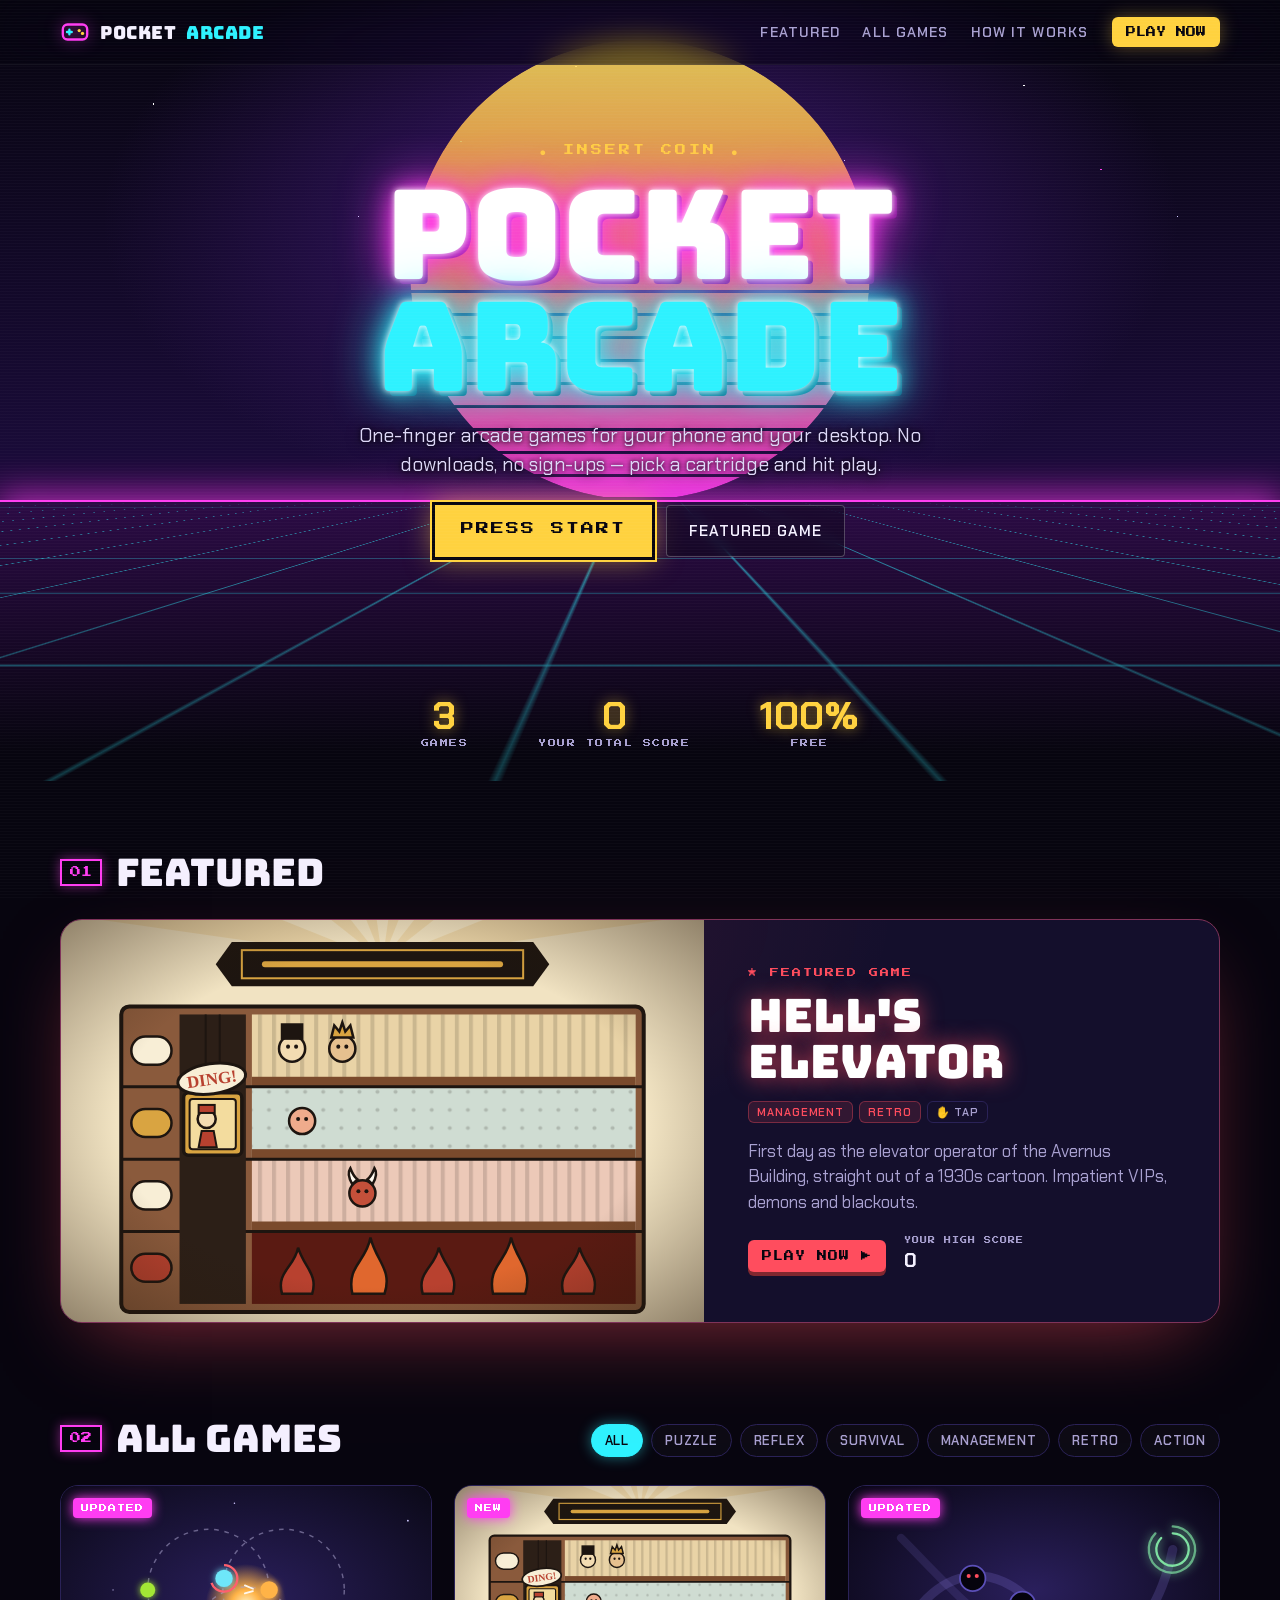
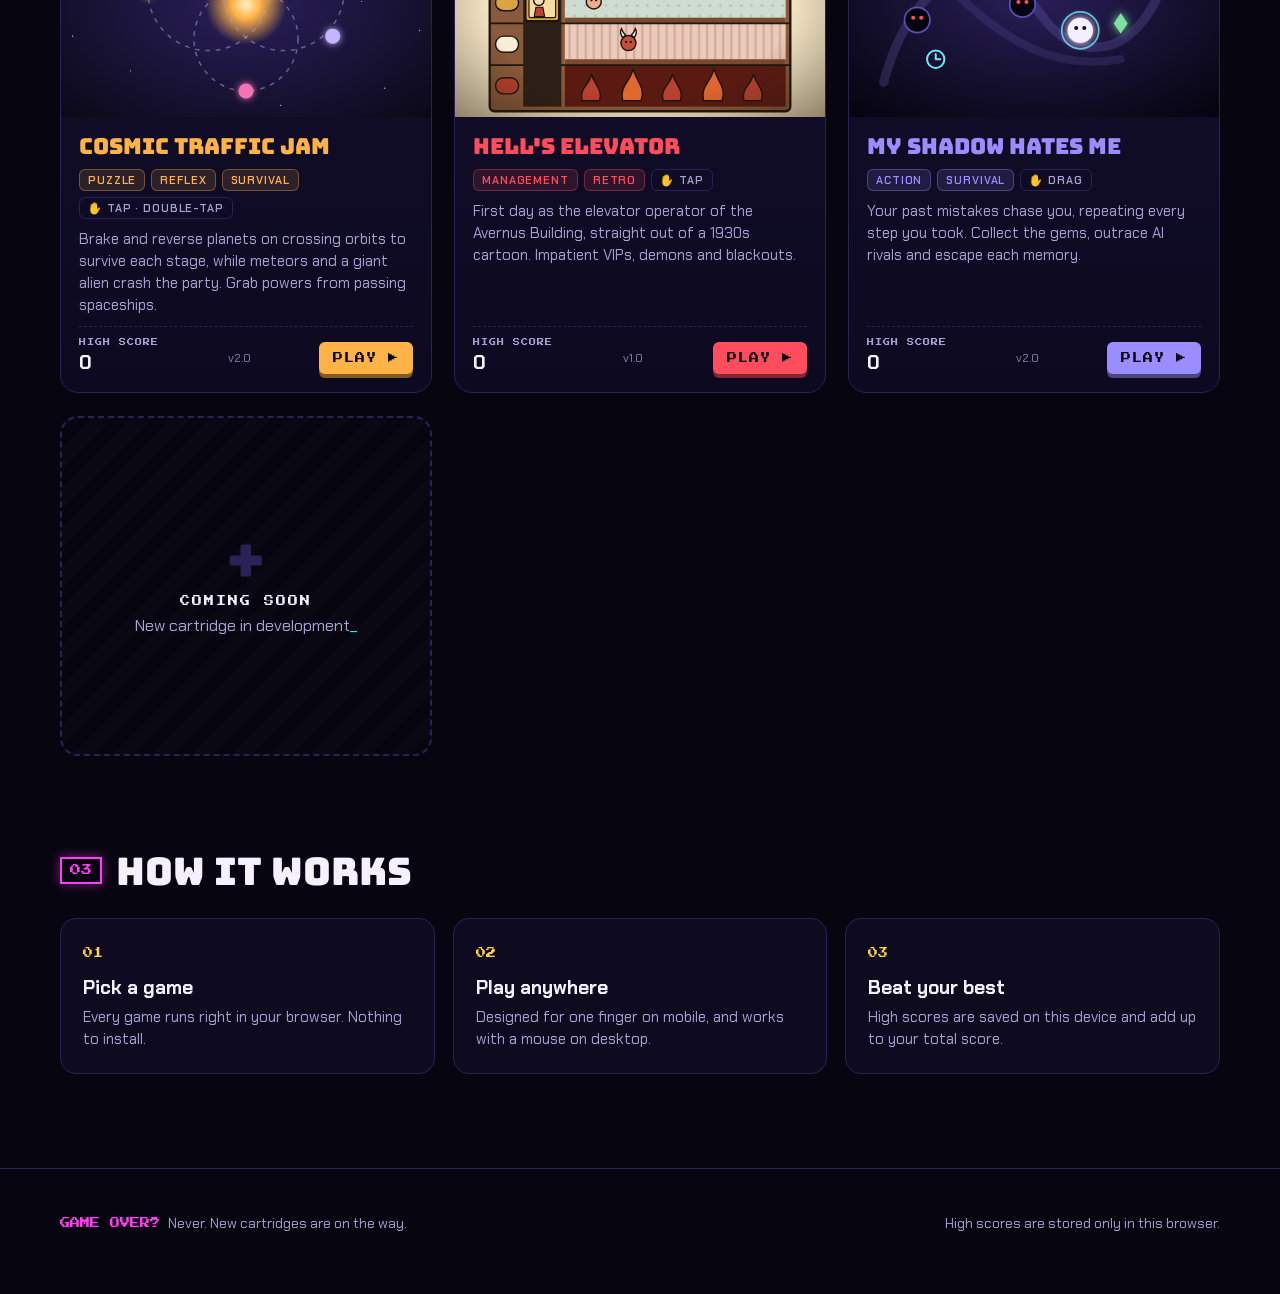
<file: index.html>
<!doctype html>
<html lang="en">
<head>
<meta charset="utf-8">
<meta name="viewport" content="width=device-width,initial-scale=1,viewport-fit=cover">
<title>Pocket Arcade · Free browser games</title>
<meta name="description" content="A collection of one-finger arcade games you can play instantly in your browser, on mobile or desktop.">
<meta name="theme-color" content="#07050f">
<link rel="icon" href="assets/favicon.svg" type="image/svg+xml">
<link rel="preconnect" href="https://fonts.googleapis.com">
<link rel="preconnect" href="https://fonts.gstatic.com" crossorigin>
<link rel="stylesheet" href="https://fonts.googleapis.com/css2?family=Bungee&family=Chakra+Petch:wght@400;500;600;700&family=Press+Start+2P&display=swap">
<link rel="stylesheet" href="assets/style.css">
</head>
<body>
<div class="crt" aria-hidden="true"></div>

<nav class="nav">
  <div class="wrap">
    <a class="brand" href="./">
      <svg viewBox="0 0 64 64" aria-hidden="true"><rect x="6" y="16" width="52" height="32" rx="10" fill="none" stroke="#ff3df2" stroke-width="5"/><path d="M20 27v10M15 32h10" stroke="#2ef2ff" stroke-width="5" stroke-linecap="round"/><circle cx="41" cy="29" r="3.5" fill="#ffd23f"/><circle cx="48" cy="35" r="3.5" fill="#ffd23f"/></svg>
      POCKET <b>ARCADE</b>
    </a>
    <div class="nav-links"><a href="#featured">Featured</a><a href="#games">All games</a><a href="#how">How it works</a></div>
    <a class="nav-cta" href="#games">PLAY NOW</a>
  </div>
</nav>

<header class="hero">
  <div class="sky" aria-hidden="true"><div class="sun"></div><div class="floor"><div class="grid"></div></div></div>
  <div class="hero-in">
    <p class="coin">● INSERT COIN ●</p>
    <h1>POCKET <span>ARCADE</span></h1>
    <p class="lead">One-finger arcade games for your phone and your desktop. No downloads, no sign-ups — pick a cartridge and hit play.</p>
    <div class="hero-actions">
      <a class="btn-start" href="#games">PRESS START</a>
      <a class="btn-ghost" href="#featured">Featured game</a>
    </div>
  </div>
  <div class="stats">
    <div class="stat"><b id="statGames">0</b><small>GAMES</small></div>
    <div class="stat"><b id="statScore">0</b><small>YOUR TOTAL SCORE</small></div>
    <div class="stat"><b>100%</b><small>FREE</small></div>
  </div>
</header>

<main class="wrap">
  <section id="featured" hidden>
    <div class="head"><h2><span class="idx">01</span> Featured</h2></div>
    <div id="featuredSlot"></div>
  </section>

  <section id="games">
    <div class="head">
      <h2><span class="idx">02</span> All games</h2>
      <div class="filters" id="filters" role="group" aria-label="Filter by genre"></div>
    </div>
    <div class="cards" id="cards"></div>
  </section>

  <section id="how">
    <div class="head"><h2><span class="idx">03</span> How it works</h2></div>
    <div class="how">
      <div class="step"><span>01</span><h4>Pick a game</h4><p>Every game runs right in your browser. Nothing to install.</p></div>
      <div class="step"><span>02</span><h4>Play anywhere</h4><p>Designed for one finger on mobile, and works with a mouse on desktop.</p></div>
      <div class="step"><span>03</span><h4>Beat your best</h4><p>High scores are saved on this device and add up to your total score.</p></div>
    </div>
  </section>
</main>

<footer>
  <div class="wrap">
    <p><span class="pix">GAME OVER?</span>Never. New cartridges are on the way.</p>
    <p>High scores are stored only in this browser.</p>
  </div>
</footer>

<script src="catalog.js"></script>
<script src="assets/portal.js"></script>
</body>
</html>
</file>
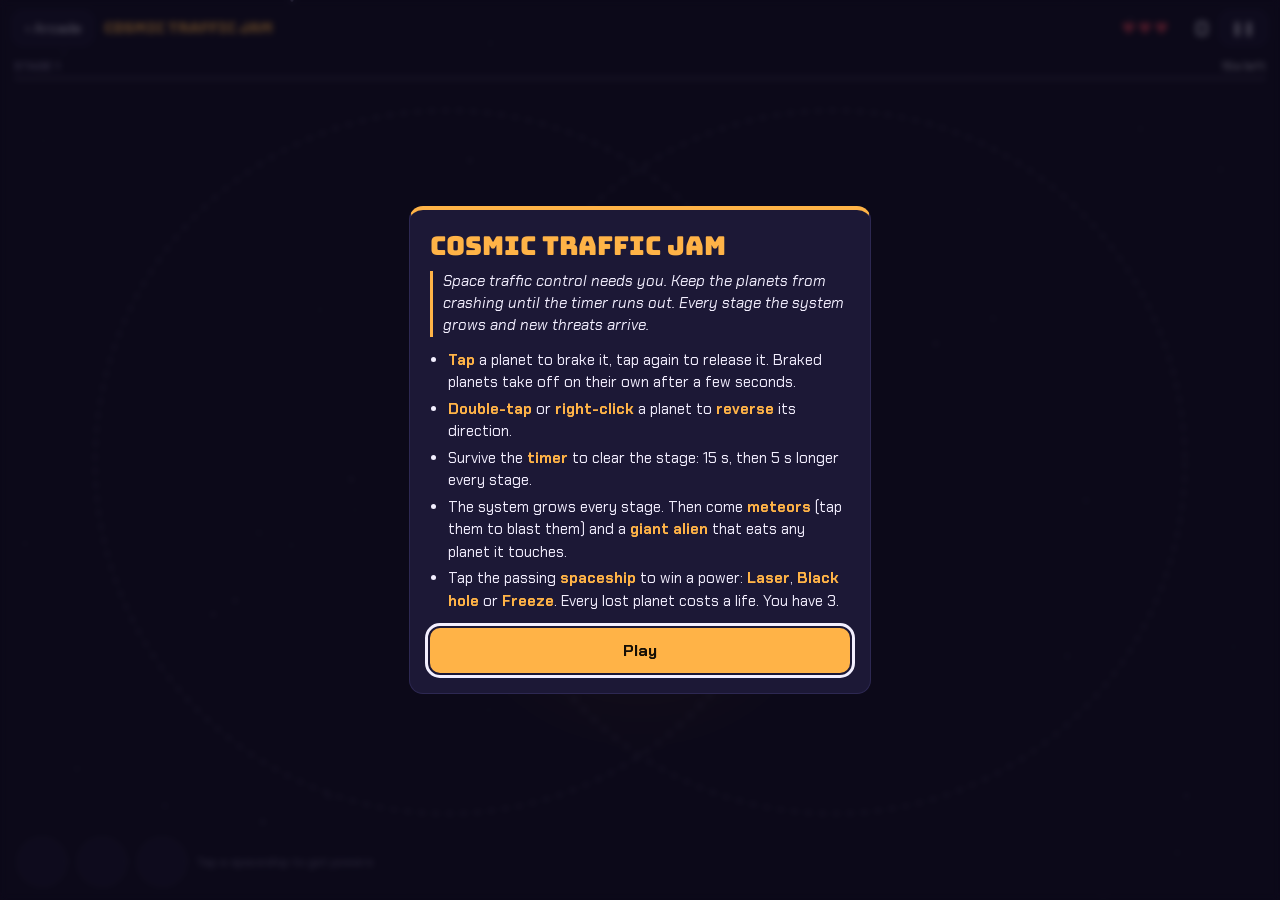
<file: games/cosmic-traffic-jam/index.html>
<!doctype html>
<html lang="en">
<head>
<meta charset="utf-8">
<meta name="viewport" content="width=device-width,initial-scale=1,viewport-fit=cover">
<title>Cosmic Traffic Jam · Pocket Arcade</title>
<link rel="icon" href="../../assets/favicon.svg" type="image/svg+xml">
<link rel="preconnect" href="https://fonts.googleapis.com">
<link rel="preconnect" href="https://fonts.gstatic.com" crossorigin>
<link rel="stylesheet" href="https://fonts.googleapis.com/css2?family=Alfa+Slab+One&family=Bungee&family=Chakra+Petch:wght@400;600;700&family=Limelight&family=Special+Elite&display=swap">
<style>
body{margin:0;padding:0}
/* Layout: una sola pantalla de juego a sangre; menú de tres cartuchos apilados en móvil, en fila en escritorio. */
:root {
  color-scheme: dark;
  --noche: #120f24;
  --noche-2: #1c1836;
  --tinta: #f3efff;
  --tinta-2: #a9a2cc;
  --orbita: #ffb347;   /* Atasco Cósmico */
  --infierno: #ff4d5e; /* Ascensor del Infierno */
  --sombra: #9b8cff;   /* Mi Sombra Me Odia */
  --borde: #2d2852;
  --display: "Bungee", "Impact", "Arial Black", sans-serif;
  --ui: "Chakra Petch", "Trebuchet MS", system-ui, sans-serif;
}
[hidden] { display: none !important; }
html, body { height: 100%; }
body {
  background: var(--noche);
  color: var(--tinta);
  font-family: var(--ui);
  overflow: hidden;
  -webkit-user-select: none; user-select: none;
  -webkit-tap-highlight-color: transparent;
}
#app { position: relative; height: 100%; overflow: hidden; }
canvas { position: absolute; inset: 0; width: 100%; height: 100%; touch-action: none; display: block; }

/* ---------- Menú ---------- */
#menu {
  position: absolute; inset: 0; overflow-y: auto;
  padding-left: max(16px, env(safe-area-inset-left, 0px));
  padding-right: max(16px, env(safe-area-inset-right, 0px));
  padding-block: 28px 24px;
  background:
    radial-gradient(120% 60% at 50% -10%, #2a1f5c 0%, transparent 60%),
    var(--noche);
}
.menu-inner { max-width: 980px; margin: 0 auto; display: flex; flex-direction: column; gap: 22px; }
.marca { display: flex; flex-direction: column; gap: 6px; }
.marca h1 { font-family: var(--display); font-weight: 400; font-size: clamp(30px, 8vw, 54px); line-height: 1; margin: 0; letter-spacing: .5px; text-wrap: balance; }
.marca h1 span { color: var(--orbita); }
.marca p { margin: 0; color: var(--tinta-2); font-size: 15px; max-width: 52ch; }
.cartuchos { display: grid; grid-template-columns: 1fr; gap: 14px; }
@media (min-width: 760px) { .cartuchos { grid-template-columns: repeat(3, 1fr); } }
.cartucho {
  --c: var(--orbita);
  position: relative; text-align: left; cursor: pointer;
  display: grid; grid-template-columns: 76px 1fr; gap: 14px; align-items: center;
  padding: 14px; border-radius: 14px;
  background: var(--noche-2); color: var(--tinta);
  border: 1px solid var(--borde);
  font: inherit;
  transition: transform .15s ease, border-color .15s ease;
}
.cartucho:hover, .cartucho:focus-visible { border-color: var(--c); transform: translateY(-2px); outline: none; }
.cartucho:focus-visible { box-shadow: 0 0 0 3px color-mix(in srgb, var(--c) 40%, transparent); }
.cartucho canvas { position: static; width: 76px; height: 76px; border-radius: 10px; background: #0b0918; touch-action: auto; }
.cartucho h2 { font-family: var(--display); font-weight: 400; font-size: 19px; margin: 0 0 4px; color: var(--c); line-height: 1.1; }
.cartucho p { margin: 0; color: var(--tinta-2); font-size: 14px; line-height: 1.35; }
.cartucho .record { margin-top: 6px; font-size: 12px; letter-spacing: .08em; text-transform: uppercase; color: var(--tinta-2); font-variant-numeric: tabular-nums; }
.cartucho .record b { color: var(--tinta); }
.pie { color: var(--tinta-2); font-size: 12px; }

/* ---------- HUD ---------- */
#hud {
  position: absolute; top: 0; left: 0; right: 0; z-index: 5;
  display: flex; align-items: center; gap: 10px;
  padding-top: 10px; padding-bottom: 8px;
  padding-left: max(12px, env(safe-area-inset-left, 0px));
  padding-right: max(12px, env(safe-area-inset-right, 0px));
  pointer-events: none;
}
#hud > * { pointer-events: auto; }
.btn-hud {
  font: 600 14px var(--ui); color: var(--tinta); background: rgba(28,24,54,.8);
  border: 1px solid var(--borde); border-radius: 10px; padding: 8px 12px; cursor: pointer;
}
.btn-hud:focus-visible { outline: 2px solid var(--tinta); }
#hudTitulo { flex: 1; min-width: 0; font-family: var(--display); font-size: 15px; white-space: nowrap; overflow: hidden; text-overflow: ellipsis; }
#hudPuntos { font: 700 22px var(--ui); font-variant-numeric: tabular-nums; min-width: 2ch; text-align: right; }
#hudVidas { font-size: 16px; letter-spacing: 2px; }

/* ---------- Overlay ---------- */
#overlay {
  position: absolute; inset: 0; z-index: 8;
  display: grid; place-items: center;
  padding-left: max(16px, env(safe-area-inset-left, 0px));
  padding-right: max(16px, env(safe-area-inset-right, 0px));
  padding-block: 16px;
  background: rgba(10, 8, 22, .72);
  backdrop-filter: blur(3px);
}
.panel {
  --c: var(--orbita);
  width: min(420px, 100%); background: var(--noche-2); border: 1px solid var(--borde);
  border-top: 4px solid var(--c); border-radius: 14px; padding: 22px 20px 20px;
  display: flex; flex-direction: column; gap: 12px;
}
.panel h3 { font-family: var(--display); font-weight: 400; font-size: 26px; margin: 0; color: var(--c); line-height: 1.05; text-wrap: balance; }
.panel p { margin: 0; color: var(--tinta-2); font-size: 15px; line-height: 1.45; }
.panel ul { margin: 0; padding-left: 18px; color: var(--tinta); font-size: 15px; line-height: 1.5; display: grid; gap: 4px; }
.marcador { display: flex; gap: 24px; font-variant-numeric: tabular-nums; }
.marcador div { display: flex; flex-direction: column; }
.marcador small { font-size: 11px; letter-spacing: .1em; text-transform: uppercase; color: var(--tinta-2); }
.marcador strong { font: 700 34px var(--ui); }
.botones { display: flex; gap: 10px; flex-wrap: wrap; margin-top: 4px; }
.btn {
  font: 700 16px var(--ui); border-radius: 10px; padding: 12px 18px; cursor: pointer; border: 0;
  background: var(--c); color: #160f06; flex: 1;
}
.btn.sec { background: transparent; color: var(--tinta); border: 1px solid var(--borde); }
.btn:focus-visible { outline: 3px solid var(--tinta); outline-offset: 2px; }
.panel .intro { color: var(--tinta); font-style: italic; border-left: 3px solid var(--c); padding-left: 10px; }
.panel ul b { color: var(--c); font-weight: 700; }
.mejoras { display: grid; gap: 8px; }
.mejora {
  display: flex; flex-direction: column; gap: 2px; text-align: left; cursor: pointer;
  font: inherit; color: var(--tinta); background: #15122b; border: 1px solid var(--borde);
  border-radius: 10px; padding: 12px 14px;
}
.mejora b { font: 700 16px var(--ui); color: var(--c); }
.mejora span { color: var(--tinta-2); font-size: 14px; }
.mejora:hover, .mejora:focus-visible { border-color: var(--c); outline: none; }
.panel { max-height: calc(100% - 8px); overflow-y: auto; }
/* ---------- Tema "años 30" del Ascensor ---------- */
#app.retro #hud .btn-hud { background: #f8eed6; color: #1d1510; border: 2px solid #1d1510; font-family: "Special Elite", monospace; }
#app.retro #hudTitulo { font-family: "Limelight", serif; color: #1d1510 !important; }
#app.retro #hudPuntos { font-family: "Alfa Slab One", serif; color: #b8412f; font-weight: 400; }
#app.retro #hudVidas { color: #b8412f !important; }
#app.retro #overlay { background: rgba(40, 25, 10, .55); }
.panel.retro { background: #f8eed6; color: #1d1510; border: 2.5px solid #1d1510; border-top: 6px solid #b8412f; }
.panel.retro h3 { font-family: "Limelight", serif; color: #b8412f; }
.panel.retro p, .panel.retro .marcador small { color: #5a4636; font-family: "Special Elite", monospace; }
.panel.retro .intro { color: #1d1510; border-left-color: #b8412f; }
.panel.retro ul { color: #1d1510; }
.panel.retro ul b { color: #b8412f; }
.panel.retro .marcador strong { font-family: "Alfa Slab One", serif; font-weight: 400; color: #1d1510; }
.panel.retro .btn { background: #b8412f; color: #f8eed6; font-family: "Alfa Slab One", serif; font-weight: 400; letter-spacing: .03em; border: 2px solid #1d1510; }
.panel.retro .btn.sec { background: transparent; color: #1d1510; }
.panel.retro .mejora { background: #f1e3c2; border: 2px solid #1d1510; color: #1d1510; }
.panel.retro .mejora b { font-family: "Alfa Slab One", serif; font-weight: 400; color: #b8412f; }
.panel.retro .mejora span { color: #5a4636; font-family: "Special Elite", monospace; }
.panel.retro .mejora:hover, .panel.retro .mejora:focus-visible { border-color: #b8412f; }
@media (prefers-reduced-motion: reduce) { .cartucho { transition: none; } }
</style>
</head>
<body>
<div id="app">
  <canvas id="juego" aria-label="Game area"></canvas>

  <div id="hud" hidden>
    <button class="btn-hud" id="btnMenu" type="button">‹ Arcade</button>
    <div id="hudTitulo"></div>
    <div id="hudVidas" aria-label="Lives"></div>
    <div id="hudPuntos" aria-live="off">0</div>
    <button class="btn-hud" id="btnPausa" type="button" aria-label="Pause">❚❚</button>
  </div>

  <div id="overlay" hidden>
    <div class="panel" id="panel"></div>
  </div>

  <div id="menu" hidden></div>
</div>

<script>
(() => {
  "use strict";

  // ===================== Utilidades =====================
  const $ = (id) => document.getElementById(id);
  const cv = $("juego"), ctx = cv.getContext("2d");
  let W = 0, H = 0, DPR = 1;
  const TOP = 58; // alto reservado al HUD

  function resize() {
    DPR = Math.min(window.devicePixelRatio || 1, 2);
    const r = cv.getBoundingClientRect();
    W = r.width; H = r.height;
    cv.width = Math.round(W * DPR); cv.height = Math.round(H * DPR);
    ctx.setTransform(DPR, 0, 0, DPR, 0, 0);
    if (juego && juego.onResize) juego.onResize();
  }
  const rnd = (a, b) => a + Math.random() * (b - a);
  const clamp = (v, a, b) => Math.max(a, Math.min(b, v));
  const dist = (a, b) => Math.hypot(a.x - b.x, a.y - b.y);
  const css = (v) => getComputedStyle(document.documentElement).getPropertyValue(v).trim();

  const store = {
    get(k) { try { return Number(localStorage.getItem("arcade_" + k)) || 0; } catch (e) { return 0; } },
    set(k, v) { try { localStorage.setItem("arcade_" + k, String(v)); } catch (e) {} },
  };

  // Estrellas de fondo compartidas
  let estrellas = [];
  function genEstrellas() {
    estrellas = Array.from({ length: 90 }, () => ({ x: Math.random(), y: Math.random(), r: Math.random() * 1.3 + .2, a: Math.random() * .6 + .2 }));
  }
  function pintarEstrellas(alpha = 1) {
    ctx.save();
    for (const s of estrellas) {
      ctx.globalAlpha = s.a * alpha;
      ctx.fillStyle = "#cfc8ff";
      ctx.beginPath(); ctx.arc(s.x * W, s.y * H, s.r, 0, Math.PI * 2); ctx.fill();
    }
    ctx.restore();
  }

  // Textos flotantes (+1, etc.)
  let flotantes = [];
  function flotar(x, y, txt, color) { flotantes.push({ x, y, txt, color, t: 0 }); }
  function pintarFlotantes(dt) {
    ctx.save();
    ctx.textAlign = "center"; ctx.font = "700 16px " + css("--ui");
    flotantes = flotantes.filter((f) => (f.t += dt) < 0.9);
    for (const f of flotantes) {
      ctx.globalAlpha = 1 - f.t / 0.9;
      ctx.fillStyle = f.color;
      const mitad = ctx.measureText(f.txt).width / 2 + 8;
      ctx.fillText(f.txt, clamp(f.x, mitad, W - mitad), f.y - f.t * 40);
    }
    ctx.restore();
  }

  // Partículas de explosión
  let chispas = [];
  function explotar(x, y, color, n = 36) {
    for (let i = 0; i < n; i++) {
      const a = Math.random() * Math.PI * 2, v = rnd(60, 260);
      chispas.push({ x, y, vx: Math.cos(a) * v, vy: Math.sin(a) * v, t: 0, life: rnd(.5, 1.1), color });
    }
  }
  function pintarChispas(dt) {
    chispas = chispas.filter((c) => (c.t += dt) < c.life);
    for (const c of chispas) {
      c.x += c.vx * dt; c.y += c.vy * dt; c.vx *= .97; c.vy *= .97;
      ctx.globalAlpha = 1 - c.t / c.life;
      ctx.fillStyle = c.color;
      ctx.fillRect(c.x - 2, c.y - 2, 4, 4);
    }
    ctx.globalAlpha = 1;
  }

  // ===================== GAME: Cosmic Traffic Jam (v2) =====================
  const Atasco = {
    id: "atasco", nombre: "Cosmic Traffic Jam", color: "--orbita",
    desc: "Planets share crossing orbits. Brake them, reverse them and survive each stage while meteors and a giant alien crash the party.",
    intro: "Space traffic control needs you. Keep the planets from crashing until the timer runs out. Every stage the system grows and new threats arrive.",
    reglas: [
      "<b>Tap</b> a planet to brake it, tap again to release it. Braked planets take off on their own after a few seconds.",
      "<b>Double-tap</b> or <b>right-click</b> a planet to <b>reverse</b> its direction.",
      "Survive the <b>timer</b> to clear the stage: 15 s, then 5 s longer every stage.",
      "The system grows every stage. Then come <b>meteors</b> (tap them to blast them) and a <b>giant alien</b> that eats any planet it touches.",
      "Tap the passing <b>spaceship</b> to win a power: <b>Laser</b>, <b>Black hole</b> or <b>Freeze</b>. Every lost planet costs a life. You have 3.",
    ],
    // Orbits in "system units": [x, y, radius]. They open one by one as stages advance.
    ORB: [[-.55, -.25, 1], [.55, -.25, 1], [0, .55, .85], [0, -.2, 1.55], [0, -.85, .6], [-1.3, .6, .7], [1.3, .6, .7]],
    POWERS: {
      laser: { name: "Laser", color: "#ff5f6d", hint: "LASER: tap a planet to destroy it" },
      hole: { name: "Black hole", color: "#c4b5fd", hint: "BLACK HOLE: tap where you want it" },
      freeze: { name: "Freeze", color: "#6ee7f9", hint: "" },
    },
    colores: ["#ffb347", "#6ee7f9", "#f472b6", "#a3e635", "#c4b5fd", "#fde047", "#fb7185", "#5eead4"],

    init() {
      this.puntos = 0; this.vidas = 3; this.over = false; this.stage = 0; this.t = 0;
      this.planetas = []; this.meteoros = []; this.monstruos = []; this.naves = []; this.agujeros = []; this.rayos = [];
      this.poderes = []; this.armado = null; this.freeze = 0; this.temblor = 0;
      this.slow = 1; this.paciencia = 3; this.S = null; this.nPlan = 0; this.nMonstruos = 0;
      this.mejoraPendiente = null; this.trasMejora = null;
      this.nextStage();
    },
    nextStage() {
      this.stage++; const s = this.stage;
      this.duracion = 15 + 5 * (s - 1); this.resta = this.duracion; this.ts = 0;
      this.nOrb = Math.min(this.ORB.length, s + 1);
      this.cap = Math.min(10, 2 + s, this.nOrb * 2);
      this.meteorOn = s >= 3; this.monsterOn = s >= 4;
      this.meteoros = []; this.monstruos = []; this.agujeros = [];
      this.proxMeteoro = 3; this.proxNave = s === 1 ? 6 : rnd(4, 8); this.proxPlaneta = 1.2;
      this.monsterPlan = [];
      if (this.monsterOn) {
        const n = s >= 7 ? 2 : 1;
        for (let i = 0; i < n; i++) this.monsterPlan.push(3 + i * (this.duracion - 8) / n + rnd(0, 2));
      }
      this.geo(0);
      if (s === 1) { this.nuevoPlaneta(0, 0); this.nuevoPlaneta(1, Math.PI); }
      else this.intentarNacer(this.nOrb - 1);
      const titulos = { 1: "SURVIVE " + this.duracion + "s", 2: "THE SYSTEM GROWS", 3: "METEOR SHOWER", 4: "GIANT ALIEN!" };
      this.banner = { txt: "STAGE " + s + " · " + (titulos[s] || "SURVIVE " + this.duracion + "s"), color: "#ffb347", t: 0 };
    },

    // ---------- geometry: the system zooms out smoothly as orbits open ----------
    geo(dt) {
      let x0 = 1e9, x1 = -1e9, y0 = 1e9, y1 = -1e9;
      for (let i = 0; i < this.nOrb; i++) {
        const [x, y, r] = this.ORB[i];
        x0 = Math.min(x0, x - r); x1 = Math.max(x1, x + r); y0 = Math.min(y0, y - r); y1 = Math.max(y1, y + r);
      }
      const aw = W - 24, ah = H - TOP - 30 - 64;
      const S = Math.min(aw / (x1 - x0), ah / (y1 - y0)) * 0.94;
      const ox = -(x0 + x1) / 2, oy = -(y0 + y1) / 2;
      if (this.S == null || !dt) { this.S = S; this.ox = ox; this.oy = oy; }
      else { const k = Math.min(1, dt * 1.8); this.S += (S - this.S) * k; this.ox += (ox - this.ox) * k; this.oy += (oy - this.oy) * k; }
      this.cx = W / 2; this.cy = TOP + 30 + ah / 2;
      this.pr = clamp(this.S * 0.12, 8, 12);
    },
    onResize() { this.S = null; if (this.ORB) this.geo(0); },
    orb(i) { const [x, y, r] = this.ORB[i]; return { x: this.cx + (x + this.ox) * this.S, y: this.cy + (y + this.oy) * this.S, r: r * this.S }; },
    pos(p) { const o = this.orb(p.o); return { x: o.x + Math.cos(p.a) * o.r, y: o.y + Math.sin(p.a) * o.r }; },

    nuevoPlaneta(o, a) {
      const p = { o, a, dir: Math.random() < .5 ? 1 : -1, frenado: false, espera: 0, recorrido: 0, nace: 0, ultimoToque: 0,
        color: this.colores[this.nPlan++ % this.colores.length] };
      this.planetas.push(p); return p;
    },
    intentarNacer(preferida) {
      for (let k = 0; k < 40; k++) {
        const o = (k < 12 && preferida != null) ? preferida : Math.floor(Math.random() * this.nOrb), a = rnd(0, Math.PI * 2);
        const P = this.pos({ o, a });
        if (this.planetas.every((q) => dist(P, this.pos(q)) > 75) &&
            this.monstruos.every((m) => m.warn > 0 || dist(P, this.monPos(m)) > m.R * 1.3)) { this.nuevoPlaneta(o, a); return true; }
      }
      return false;
    },
    darPoder() {
      const tipos = ["laser", "hole", "freeze"];
      const k = tipos[Math.floor(Math.random() * tipos.length)];
      if (this.poderes.length < 3) this.poderes.push(k);
      return k;
    },
    perderVida(x, y, txt) {
      this.vidas--; this.temblor = 0.45;
      flotar(x, y - 18, txt, "#ff8a8a");
      if (this.vidas <= 0) this.over = true;
    },

    // ---------- threats ----------
    nuevoMeteoro() {
      const lado = Math.floor(Math.random() * 4), m = 40;
      let x, y;
      if (lado === 0) { x = -m; y = rnd(TOP + 20, H - 20); }
      else if (lado === 1) { x = W + m; y = rnd(TOP + 20, H - 20); }
      else if (lado === 2) { x = rnd(20, W - 20); y = TOP - m; }
      else { x = rnd(20, W - 20); y = H + m; }
      const tx = this.cx + rnd(-.35, .35) * W, ty = this.cy + rnd(-.3, .3) * (H - TOP);
      const v = rnd(150, 220) + this.stage * 8, d = Math.hypot(tx - x, ty - y);
      this.meteoros.push({ x, y, vx: (tx - x) / d * v, vy: (ty - y) / d * v, r: rnd(8, 12), warn: 1, rot: rnd(0, 6), dentro: false });
    },
    nuevoMonstruo() {
      const R = clamp(Math.min(W, H - TOP) * 0.2, 60, 130);
      const yr = () => rnd(TOP + R * 0.7, H - R * 0.7), xr = () => rnd(R * 0.7, W - R * 0.7);
      const rutas = [
        () => { const y = yr(); return [-R * 1.4, y, W + R * 1.4, y]; },          // left → right
        () => { const x = xr(); return [x, H + R * 1.4, x, TOP - R * 1.4]; },      // bottom → top
        () => { const y = yr(); return [W + R * 1.4, y, -R * 1.4, y]; },          // right → left
        () => { const x = xr(); return [x, TOP - R * 1.4, x, H + R * 1.4]; },      // top → bottom
        () => [-R * 1.4, H + R * 0.6, W + R * 1.4, TOP - R * 0.6],                  // diagonal
        () => [W + R * 1.4, H + R * 0.6, -R * 1.4, TOP - R * 0.6],
      ];
      const [x0, y0, x1, y1] = rutas[this.nMonstruos++ % rutas.length]();
      const dur = Math.max(5, 8 - (this.stage - 4) * 0.3);
      this.monstruos.push({ x0, y0, x1, y1, R, t: 0, dur, warn: 2, paso: 0 });
      this.anunciarAlien = 2;
    },
    monPos(m) { const k = clamp(m.t / m.dur, 0, 1); return { x: m.x0 + (m.x1 - m.x0) * k, y: m.y0 + (m.y1 - m.y0) * k }; },

    // ---------- update ----------
    update(dt) {
      this.geo(dt);
      this.t += dt;
      if (this.banner && (this.banner.t += dt) > 2.8) this.banner = null;
      this.temblor = Math.max(0, this.temblor - dt);
      this.rayos = this.rayos.filter((r) => (r.t += dt) < 0.35);
      this.resta -= dt; this.ts += dt;
      if (this.resta <= 0) {
        this.resta = 0; this.puntos += 10 * this.stage;
        this.mejoraPendiente = this.opciones(); this.trasMejora = () => this.nextStage();
        return;
      }
      const fr = this.freeze > 0; this.freeze = Math.max(0, this.freeze - dt);
      this.agujeros = this.agujeros.filter((h) => (h.t += dt) < h.vida);

      // spawns
      if ((this.proxPlaneta -= dt) <= 0) {
        if (this.planetas.length < this.cap) this.intentarNacer();
        this.proxPlaneta = this.planetas.length < Math.ceil(this.cap * 0.6) ? 0.9 : Math.max(2, 4.2 - this.stage * 0.25);
      }
      if ((this.proxNave -= dt) <= 0) {
        const izq = Math.random() < .5;
        this.naves.push({ x: izq ? -40 : W + 40, y: rnd(TOP + 50, H - 120), vx: (izq ? 1 : -1) * rnd(80, 110), t: 0 });
        this.proxNave = rnd(12, 18);
      }
      if (this.meteorOn && (this.proxMeteoro -= dt) <= 0) {
        this.nuevoMeteoro();
        this.proxMeteoro = Math.max(1.6, rnd(4.5, 6.5) - (this.stage - 3) * 0.55);
      }
      while (this.monsterPlan.length && this.ts >= this.monsterPlan[0]) { this.monsterPlan.shift(); this.nuevoMonstruo(); }

      // planets
      const v = (62 + this.stage * 5) * this.slow;
      for (const p of this.planetas) {
        p.nace = Math.min(1, p.nace + dt * 2);
        if (fr) continue;
        if (p.frenado) {
          p.espera += dt;
          if (p.espera >= this.paciencia) { p.frenado = false; p.espera = 0; const P = this.pos(p); flotar(P.x, P.y - 16, "go!", "#ff8a8a"); }
          continue;
        }
        const o = this.orb(p.o), w = v / o.r;
        p.a += w * p.dir * dt; p.recorrido += w * dt;
        if (p.recorrido >= Math.PI * 2) { p.recorrido -= Math.PI * 2; this.puntos++; const P = this.pos(p); flotar(P.x, P.y - 16, "+1", p.color); }
      }
      const vivos = this.planetas.filter((p) => p.nace >= 1);
      // planet vs planet
      for (let i = 0; i < vivos.length; i++) for (let j = i + 1; j < vivos.length; j++) {
        const a = vivos[i], b = vivos[j];
        if (a.muerto || b.muerto) continue;
        const A = this.pos(a), B = this.pos(b);
        if (dist(A, B) < this.pr * 2 - 2) {
          const mx = (A.x + B.x) / 2, my = (A.y + B.y) / 2;
          explotar(mx, my, a.color, 30); explotar(mx, my, b.color, 30);
          a.muerto = b.muerto = true;
          this.perderVida(mx, my, "CRASH! -1 life");
        }
      }
      // black holes swallow planets and meteors
      for (const h of this.agujeros) {
        for (const p of vivos) if (!p.muerto && dist(this.pos(p), h) < h.r + this.pr * 0.4) {
          const P = this.pos(p); p.muerto = true; this.puntos++;
          explotar(P.x, P.y, "#5b4fb8", 16); flotar(P.x, P.y - 14, "swallowed +1", "#c4b5fd");
        }
        for (const m of this.meteoros) if (m.warn <= 0 && dist(m, h) < h.r + m.r) { m.muerto = true; explotar(m.x, m.y, "#5b4fb8", 12); }
      }
      // meteors
      for (const m of this.meteoros) {
        if (m.muerto) continue;
        if (fr) continue;
        if (m.warn > 0) { m.warn -= dt; continue; }
        m.x += m.vx * dt; m.y += m.vy * dt; m.rot += dt * 3;
        const fuera = m.x < -60 || m.x > W + 60 || m.y < TOP - 60 || m.y > H + 60;
        if (!fuera) m.dentro = true; else if (m.dentro) { m.muerto = true; continue; }
        for (const p of vivos) if (!p.muerto && dist(this.pos(p), m) < this.pr + m.r) {
          const P = this.pos(p); p.muerto = m.muerto = true;
          explotar(P.x, P.y, p.color, 30); explotar(m.x, m.y, "#ff9f43", 20);
          this.perderVida(P.x, P.y, "METEOR! -1 life"); break;
        }
      }
      // alien
      this.anunciarAlien = Math.max(0, (this.anunciarAlien || 0) - dt);
      for (const m of this.monstruos) {
        if (fr) continue;
        if (m.warn > 0) { m.warn -= dt; continue; }
        m.t += dt;
        if ((m.paso -= dt) <= 0) { m.paso = 0.55; this.temblor = Math.max(this.temblor, 0.1); }
        const M = this.monPos(m);
        for (const p of vivos) if (!p.muerto && dist(this.pos(p), M) < m.R * 0.78 + this.pr) {
          const P = this.pos(p); p.muerto = true;
          explotar(P.x, P.y, p.color, 26);
          this.perderVida(P.x, P.y, "CHOMP! -1 life");
        }
        for (const mt of this.meteoros) if (mt.warn <= 0 && !mt.muerto && dist(mt, M) < m.R * 0.8) { mt.muerto = true; explotar(mt.x, mt.y, "#ff9f43", 10); }
      }
      this.monstruos = this.monstruos.filter((m) => m.t < m.dur);
      // spaceships
      for (const n of this.naves) { n.t += dt; if (!fr) n.x += n.vx * dt; }
      this.naves = this.naves.filter((n) => n.x > -60 && n.x < W + 60);
      this.planetas = this.planetas.filter((p) => !p.muerto);
      this.meteoros = this.meteoros.filter((m) => !m.muerto);
    },

    opciones() {
      const todas = [
        { t: "Repair kit", d: "Get one life back (max 5).", f: () => { this.vidas = Math.min(5, this.vidas + 1); }, si: () => this.vidas < 5 },
        { t: "Supply drop", d: "Get a random power right now.", f: () => { const k = this.darPoder(); flotar(W / 2, H / 2, this.POWERS[k].name + "!", this.POWERS[k].color); }, si: () => this.poderes.length < 3 },
        { t: "Calm orbits", d: "Planets move 10% slower.", f: () => { this.slow *= 0.9; }, si: () => this.slow > 0.6 },
        { t: "Patient planets", d: "Braked planets wait 1 s longer before taking off.", f: () => { this.paciencia += 1; }, si: () => this.paciencia < 6 },
      ].filter((o) => !o.si || o.si());
      if (!todas.length) todas.push({ t: "Continue", d: "On to the next stage.", f: () => {} });
      return {
        titulo: "Stage " + this.stage + " cleared!",
        texto: "+" + (10 * this.stage) + " points. Next: survive " + (15 + 5 * this.stage) + " s. Pick a bonus:",
        opciones: todas.sort(() => Math.random() - 0.5).slice(0, 3),
      };
    },

    // ---------- input ----------
    slot(i) { return { x: 16 + 26 + i * 60, y: H - 38 }; },
    planetaEn(x, y, rad) {
      let mejor = null, md = rad;
      for (const p of this.planetas) { const d = dist({ x, y }, this.pos(p)); if (d < md) { md = d; mejor = p; } }
      return mejor;
    },
    invertir(p) { p.dir *= -1; const P = this.pos(p); flotar(P.x, P.y - 18, "⟲ reverse", p.color); },
    onDown(x, y, boton) {
      // power slots
      for (let i = 0; i < this.poderes.length; i++) if (dist({ x, y }, this.slot(i)) < 27) {
        const k = this.poderes[i];
        if (k === "freeze") { this.poderes.splice(i, 1); this.armado = null; this.freeze = 3.5; flotar(W / 2, H / 2, "TIME FROZEN!", "#6ee7f9"); }
        else this.armado = (this.armado && this.armado.i === i) ? null : { i, k };
        return;
      }
      if (this.armado) {
        const { i, k } = this.armado;
        if (k === "laser") {
          const p = this.planetaEn(x, y, 40);
          if (!p) { flotar(x, y, "tap a planet", "#ff8a8a"); return; }
          const P = this.pos(p); this.rayos.push({ x: P.x, y: P.y, t: 0 });
          explotar(P.x, P.y, p.color, 34); p.muerto = true; this.planetas = this.planetas.filter((q) => !q.muerto);
          flotar(P.x, P.y - 16, "ZAP!", "#ff5f6d");
        } else {
          this.agujeros.push({ x, y: Math.max(TOP + 20, y), r: clamp(this.S * 0.2, 16, 28), t: 0, vida: 8 });
          flotar(x, y - 24, "black hole", "#c4b5fd");
        }
        this.poderes.splice(i, 1); this.armado = null; return;
      }
      // spaceship
      for (const n of this.naves) if (dist({ x, y }, { x: n.x, y: n.y + Math.sin(n.t * 4) * 6 }) < 36) {
        this.naves = this.naves.filter((q) => q !== n);
        explotar(n.x, n.y, "#6ee7f9", 24);
        if (this.poderes.length >= 3) { this.puntos += 5; flotar(n.x, n.y - 16, "+5 (powers full)", "#6ee7f9"); }
        else { const k = this.darPoder(); flotar(n.x, n.y - 16, "POWER: " + this.POWERS[k].name.toUpperCase(), this.POWERS[k].color); }
        return;
      }
      // meteors
      for (const m of this.meteoros) if (m.warn <= 0 && dist({ x, y }, m) < m.r + 22) {
        m.muerto = true; this.meteoros = this.meteoros.filter((q) => !q.muerto);
        explotar(m.x, m.y, "#ff9f43", 22); this.puntos += 2; flotar(m.x, m.y - 14, "+2", "#ff9f43");
        return;
      }
      // planets: tap = brake, double tap / right click = reverse
      const p = this.planetaEn(x, y, 40);
      if (!p) return;
      if (boton === 2) { this.invertir(p); return; }
      const ahora = performance.now();
      if (ahora - p.ultimoToque < 320) {
        p.frenado = p.prevFrenado; p.espera = p.prevEspera; p.ultimoToque = 0;
        this.invertir(p); return;
      }
      p.prevFrenado = p.frenado; p.prevEspera = p.espera;
      p.frenado = !p.frenado; p.espera = 0; p.ultimoToque = ahora;
    },

    // ---------- drawing ----------
    dibujarMonstruo(m) {
      const M = this.monPos(m), R = m.R, t = this.t;
      // eye follows the closest planet
      let mira = { x: 0, y: 0 }, md = 1e9;
      for (const p of this.planetas) { const P = this.pos(p), d = dist(P, M); if (d < md) { md = d; mira = { x: (P.x - M.x) / (d || 1), y: (P.y - M.y) / (d || 1) }; } }
      ctx.save();
      ctx.translate(M.x, M.y + Math.sin(t * 7) * R * 0.04);
      // tentacle legs
      ctx.lineCap = "round";
      for (let i = 0; i < 6; i++) {
        const a = Math.PI * (0.18 + i * 0.128), sw = Math.sin(t * 7 + i * 1.3) * 0.35;
        const bx = Math.cos(a) * R * 0.7, by = Math.sin(a) * R * 0.6;
        const ex = Math.cos(a + sw) * R * 1.35, ey = Math.sin(a + sw) * R * 1.25;
        ctx.strokeStyle = "#2f7d3a"; ctx.lineWidth = R * 0.17;
        ctx.beginPath(); ctx.moveTo(bx, by); ctx.quadraticCurveTo(bx * 1.6, by * 1.1 + R * 0.2, ex, ey); ctx.stroke();
        ctx.strokeStyle = "#59c46a"; ctx.lineWidth = R * 0.08;
        ctx.beginPath(); ctx.moveTo(bx, by); ctx.quadraticCurveTo(bx * 1.6, by * 1.1 + R * 0.2, ex, ey); ctx.stroke();
      }
      // antennae
      for (const s of [-1, 1]) {
        const ex = s * R * 0.55 + Math.sin(t * 3 + s) * R * 0.08, ey = -R * 1.25;
        ctx.strokeStyle = "#2f7d3a"; ctx.lineWidth = R * 0.06;
        ctx.beginPath(); ctx.moveTo(s * R * 0.3, -R * 0.7); ctx.quadraticCurveTo(s * R * 0.6, -R * 0.95, ex, ey); ctx.stroke();
        ctx.save(); ctx.shadowColor = "#ff3df2"; ctx.shadowBlur = 18; ctx.fillStyle = "#ff7af5";
        ctx.beginPath(); ctx.arc(ex, ey, R * 0.1, 0, Math.PI * 2); ctx.fill(); ctx.restore();
      }
      // body
      ctx.save(); ctx.shadowColor = "#59c46a"; ctx.shadowBlur = 30;
      const g = ctx.createRadialGradient(-R * 0.3, -R * 0.35, R * 0.1, 0, 0, R);
      g.addColorStop(0, "#b6f7a8"); g.addColorStop(0.55, "#5fc46c"); g.addColorStop(1, "#2a6e34");
      ctx.fillStyle = g; ctx.beginPath(); ctx.ellipse(0, 0, R, R * 0.88, 0, 0, Math.PI * 2); ctx.fill(); ctx.restore();
      ctx.fillStyle = "rgba(30,80,40,.35)";
      for (const [sx, sy, sr] of [[-.55, .2, .12], [.6, .1, .09], [.35, .5, .07], [-.25, .55, .08]]) { ctx.beginPath(); ctx.arc(sx * R, sy * R, sr * R, 0, Math.PI * 2); ctx.fill(); }
      // eye
      const blink = (t % 3.2) < 0.12;
      ctx.fillStyle = "#fffbe8"; ctx.beginPath(); ctx.ellipse(0, -R * 0.22, R * 0.38, blink ? R * 0.04 : R * 0.34, 0, 0, Math.PI * 2); ctx.fill();
      if (!blink) {
        ctx.fillStyle = "#d61f4b"; ctx.beginPath(); ctx.arc(mira.x * R * 0.14, -R * 0.22 + mira.y * R * 0.12, R * 0.18, 0, Math.PI * 2); ctx.fill();
        ctx.fillStyle = "#0b0918"; ctx.beginPath(); ctx.ellipse(mira.x * R * 0.17, -R * 0.22 + mira.y * R * 0.14, R * 0.05, R * 0.13, 0, 0, Math.PI * 2); ctx.fill();
      }
      // mouth with teeth
      const ab = 0.5 + Math.sin(t * 5) * 0.5;
      ctx.fillStyle = "#3a0f1e"; ctx.beginPath(); ctx.ellipse(0, R * 0.42, R * 0.42, R * (0.08 + ab * 0.14), 0, 0, Math.PI * 2); ctx.fill();
      ctx.fillStyle = "#fffbe8";
      for (let k = -3; k <= 3; k++) { const tx = k * R * 0.11; ctx.beginPath(); ctx.moveTo(tx - R * 0.04, R * 0.34); ctx.lineTo(tx + R * 0.04, R * 0.34); ctx.lineTo(tx, R * 0.44); ctx.fill(); }
      ctx.restore();
    },
    aviso(x, y, txt, col, size) {
      const px = clamp(x, 26, W - 26), py = clamp(y, TOP + 46, H - 26);
      if (Math.sin(this.t * 14) < -0.2) return;
      ctx.save(); ctx.fillStyle = col; ctx.shadowColor = col; ctx.shadowBlur = 14;
      ctx.beginPath(); ctx.moveTo(px, py - size); ctx.lineTo(px + size * 0.95, py + size * 0.7); ctx.lineTo(px - size * 0.95, py + size * 0.7); ctx.closePath(); ctx.fill();
      ctx.shadowBlur = 0; ctx.fillStyle = "#120f24"; ctx.font = "700 " + Math.round(size * 0.9) + "px " + css("--ui"); ctx.textAlign = "center"; ctx.textBaseline = "middle";
      ctx.fillText("!", px, py + size * 0.15);
      if (txt) { ctx.fillStyle = col; ctx.font = "400 13px " + css("--display"); ctx.fillText(txt, clamp(px, 60, W - 60), py + size + 14); }
      ctx.restore();
    },
    iconoPoder(k, x, y, r) {
      ctx.save(); ctx.translate(x, y);
      if (k === "laser") {
        ctx.strokeStyle = "#ff5f6d"; ctx.lineWidth = 2.5;
        ctx.beginPath(); ctx.arc(0, 0, r * 0.45, 0, Math.PI * 2); ctx.moveTo(-r * 0.75, 0); ctx.lineTo(r * 0.75, 0); ctx.moveTo(0, -r * 0.75); ctx.lineTo(0, r * 0.75); ctx.stroke();
      } else if (k === "hole") {
        ctx.fillStyle = "#05030d"; ctx.beginPath(); ctx.arc(0, 0, r * 0.5, 0, Math.PI * 2); ctx.fill();
        ctx.strokeStyle = "#c4b5fd"; ctx.lineWidth = 2;
        for (let i = 0; i < 3; i++) { ctx.beginPath(); ctx.arc(0, 0, r * (0.5 + i * 0.13), this.t * 3 + i * 2, this.t * 3 + i * 2 + 2.4); ctx.stroke(); }
      } else {
        ctx.strokeStyle = "#6ee7f9"; ctx.lineWidth = 2.5; ctx.lineCap = "round";
        for (let i = 0; i < 3; i++) { const a = i * Math.PI / 3; ctx.beginPath(); ctx.moveTo(Math.cos(a) * r * 0.7, Math.sin(a) * r * 0.7); ctx.lineTo(-Math.cos(a) * r * 0.7, -Math.sin(a) * r * 0.7); ctx.stroke(); }
      }
      ctx.restore();
    },
    draw() {
      if (this.S == null) this.geo(0);
      ctx.save();
      if (this.temblor > 0) ctx.translate(rnd(-3, 3) * this.temblor * 3, rnd(-3, 3) * this.temblor * 3);
      // sun
      const sx = this.cx + this.ox * this.S, sy = this.cy + this.oy * this.S, sr = this.S * 0.6;
      const g = ctx.createRadialGradient(sx, sy, 0, sx, sy, sr);
      g.addColorStop(0, "rgba(255,179,71,.22)"); g.addColorStop(1, "rgba(255,179,71,0)");
      ctx.fillStyle = g; ctx.beginPath(); ctx.arc(sx, sy, sr, 0, Math.PI * 2); ctx.fill();
      // orbits
      ctx.lineWidth = 2; ctx.setLineDash([6, 8]); ctx.strokeStyle = "rgba(169,162,204,.45)";
      for (let i = 0; i < this.nOrb; i++) { const o = this.orb(i); ctx.beginPath(); ctx.arc(o.x, o.y, o.r, 0, Math.PI * 2); ctx.stroke(); }
      ctx.setLineDash([]);
      // black holes
      for (const h of this.agujeros) {
        const fade = Math.min(1, (h.vida - h.t) / 0.6, h.t / 0.3);
        ctx.save(); ctx.globalAlpha = fade;
        const gh = ctx.createRadialGradient(h.x, h.y, 0, h.x, h.y, h.r * 2.2);
        gh.addColorStop(0, "rgba(155,140,255,.35)"); gh.addColorStop(1, "rgba(155,140,255,0)");
        ctx.fillStyle = gh; ctx.beginPath(); ctx.arc(h.x, h.y, h.r * 2.2, 0, Math.PI * 2); ctx.fill();
        ctx.strokeStyle = "#c4b5fd"; ctx.lineWidth = 2;
        for (let i = 0; i < 4; i++) { const a = -this.t * 4 + i * Math.PI / 2; ctx.beginPath(); ctx.arc(h.x, h.y, h.r * (1.1 + i * 0.18), a, a + 1.8); ctx.stroke(); }
        ctx.fillStyle = "#000"; ctx.beginPath(); ctx.arc(h.x, h.y, h.r, 0, Math.PI * 2); ctx.fill();
        ctx.restore();
      }
      // planets
      const pr = this.pr;
      for (const p of this.planetas) {
        const P = this.pos(p), r = pr * (0.4 + 0.6 * p.nace);
        ctx.save(); ctx.shadowColor = p.color; ctx.shadowBlur = 16; ctx.fillStyle = p.color;
        ctx.beginPath(); ctx.arc(P.x, P.y, r, 0, Math.PI * 2); ctx.fill(); ctx.restore();
        // direction arrow
        const tx = -Math.sin(p.a) * p.dir, ty = Math.cos(p.a) * p.dir, nx = -ty, ny = tx;
        const ax = P.x + tx * (r + 9), ay = P.y + ty * (r + 9);
        ctx.fillStyle = p.color; ctx.globalAlpha = 0.85;
        ctx.beginPath(); ctx.moveTo(ax + tx * 6, ay + ty * 6); ctx.lineTo(ax + nx * 5, ay + ny * 5); ctx.lineTo(ax - nx * 5, ay - ny * 5); ctx.closePath(); ctx.fill();
        ctx.globalAlpha = 1;
        if (p.frenado) {
          ctx.strokeStyle = "#ff5f6d"; ctx.lineWidth = 3;
          ctx.beginPath(); ctx.arc(P.x, P.y, r + 5, -Math.PI / 2, -Math.PI / 2 + Math.PI * 2 * (1 - p.espera / this.paciencia)); ctx.stroke();
        }
        if (this.armado && this.armado.k === "laser") {
          ctx.strokeStyle = "rgba(255,95,109,.6)"; ctx.lineWidth = 1.5; ctx.setLineDash([3, 3]);
          ctx.beginPath(); ctx.arc(P.x, P.y, r + 10, 0, Math.PI * 2); ctx.stroke(); ctx.setLineDash([]);
        }
      }
      // meteors
      for (const m of this.meteoros) {
        if (m.warn > 0) { this.aviso(m.x, m.y, "", "#ff9f43", 12); continue; }
        const sp = Math.hypot(m.vx, m.vy), ux = m.vx / sp, uy = m.vy / sp;
        const tg = ctx.createLinearGradient(m.x, m.y, m.x - ux * 70, m.y - uy * 70);
        tg.addColorStop(0, "rgba(255,159,67,.8)"); tg.addColorStop(1, "rgba(255,159,67,0)");
        ctx.strokeStyle = tg; ctx.lineWidth = m.r * 1.4; ctx.lineCap = "round";
        ctx.beginPath(); ctx.moveTo(m.x, m.y); ctx.lineTo(m.x - ux * 70, m.y - uy * 70); ctx.stroke();
        ctx.save(); ctx.translate(m.x, m.y); ctx.rotate(m.rot);
        ctx.fillStyle = "#8a5a3c"; ctx.strokeStyle = "#ffcf8a"; ctx.lineWidth = 1.5;
        ctx.beginPath();
        for (let k = 0; k < 7; k++) { const a = k / 7 * Math.PI * 2, rr = m.r * (k % 2 ? 0.8 : 1.05); k ? ctx.lineTo(Math.cos(a) * rr, Math.sin(a) * rr) : ctx.moveTo(Math.cos(a) * rr, Math.sin(a) * rr); }
        ctx.closePath(); ctx.fill(); ctx.stroke();
        ctx.restore();
      }
      // alien
      for (const m of this.monstruos) {
        if (m.warn > 0) this.aviso(m.x0, m.y0, "ALIEN!", "#59c46a", 20);
        else this.dibujarMonstruo(m);
      }
      // spaceships
      for (const n of this.naves) {
        const y = n.y + Math.sin(n.t * 4) * 6;
        ctx.save(); ctx.translate(n.x, y);
        ctx.strokeStyle = "rgba(110,231,249," + (0.35 + 0.35 * Math.sin(n.t * 6)) + ")"; ctx.lineWidth = 2;
        ctx.beginPath(); ctx.arc(0, 0, 28 + Math.sin(n.t * 6) * 3, 0, Math.PI * 2); ctx.stroke();
        ctx.fillStyle = "rgba(110,231,249,.7)"; ctx.beginPath(); ctx.ellipse(0, -5, 9, 8, 0, Math.PI, 0); ctx.fill();
        ctx.fillStyle = "#cfd6e6"; ctx.beginPath(); ctx.ellipse(0, 0, 20, 6.5, 0, 0, Math.PI * 2); ctx.fill();
        ctx.fillStyle = "#7d86a3"; ctx.fillRect(-20, 0, 40, 2);
        for (let k = -2; k <= 2; k++) { ctx.fillStyle = (Math.floor(n.t * 6) + k) % 2 ? "#fde047" : "#ff5f6d"; ctx.beginPath(); ctx.arc(k * 7, 1, 1.8, 0, Math.PI * 2); ctx.fill(); }
        ctx.restore();
      }
      // laser beams
      for (const r of this.rayos) {
        ctx.save(); ctx.globalAlpha = 1 - r.t / 0.35; ctx.strokeStyle = "#ff5f6d"; ctx.shadowColor = "#ff5f6d"; ctx.shadowBlur = 18; ctx.lineWidth = 5;
        ctx.beginPath(); ctx.moveTo(r.x, TOP); ctx.lineTo(r.x, r.y); ctx.stroke(); ctx.restore();
      }
      ctx.restore();

      if (this.freeze > 0) { ctx.fillStyle = "rgba(110,231,249," + (0.08 + 0.04 * Math.sin(this.t * 8)) + ")"; ctx.fillRect(0, TOP, W, H - TOP); }

      // stage + timer bar
      ctx.font = "600 12px " + css("--ui"); ctx.textBaseline = "alphabetic";
      ctx.fillStyle = "#a9a2cc"; ctx.textAlign = "left"; ctx.fillText("STAGE " + this.stage, 14, TOP + 12);
      ctx.textAlign = "right"; ctx.fillStyle = this.resta < 5 ? "#ff8a8a" : "#f3efff";
      ctx.fillText(Math.ceil(this.resta) + "s left", W - 14, TOP + 12);
      ctx.fillStyle = "rgba(169,162,204,.18)"; ctx.fillRect(14, TOP + 18, W - 28, 5);
      ctx.fillStyle = "#ffb347"; ctx.fillRect(14, TOP + 18, (W - 28) * (1 - this.resta / this.duracion), 5);

      // power slots
      for (let i = 0; i < 3; i++) {
        const s = this.slot(i), k = this.poderes[i], arm = this.armado && this.armado.i === i;
        ctx.save();
        ctx.fillStyle = arm ? "rgba(255,95,109,.25)" : "rgba(28,24,54,.85)";
        ctx.strokeStyle = k ? (arm ? "#fff" : this.POWERS[k].color) : "rgba(169,162,204,.25)";
        ctx.lineWidth = arm ? 3 : 2; if (!k) ctx.setLineDash([4, 4]);
        if (arm) { ctx.shadowColor = this.POWERS[k].color; ctx.shadowBlur = 16; }
        ctx.beginPath(); ctx.arc(s.x, s.y, 24, 0, Math.PI * 2); ctx.fill(); ctx.stroke();
        ctx.restore();
        if (k) this.iconoPoder(k, s.x, s.y, 18);
      }
      ctx.textAlign = "left"; ctx.font = "600 12px " + css("--ui");
      if (this.armado) { ctx.fillStyle = this.POWERS[this.armado.k].color; ctx.fillText(this.POWERS[this.armado.k].hint, 16 + 3 * 60, H - 34, W - 16 - 3 * 60 - 10); }
      else if (!this.poderes.length) { ctx.fillStyle = "rgba(169,162,204,.6)"; ctx.fillText("Tap a spaceship to get powers", 16 + 3 * 60, H - 34, W - 16 - 3 * 60 - 10); }

      pintarBanner(this.banner);
    },
  };

  function pintarBanner(b) {
    if (!b) return;
    const a = b.t < 0.3 ? b.t / 0.3 : b.t > 2 ? Math.max(0, 1 - (b.t - 2) / 0.5) : 1;
    ctx.save();
    ctx.globalAlpha = a;
    ctx.font = "400 " + (W < 420 ? 15 : 19) + "px " + css("--display");
    ctx.textAlign = "center"; ctx.textBaseline = "middle";
    const w = Math.min(W - 24, ctx.measureText(b.txt).width + 28);
    ctx.fillStyle = "rgba(10,8,22,.75)";
    ctx.beginPath(); ctx.roundRect(W / 2 - w / 2, TOP + 26, w, 36, 10); ctx.fill();
    ctx.fillStyle = b.color;
    ctx.fillText(b.txt, W / 2, TOP + 45, W - 40);
    ctx.restore();
  }

  const JUEGOS = [Atasco];

  // ===================== Control de partida =====================
  let juego = null, estado = "menu"; // menu | intro | jugando | pausa | fin

  function abrir(j) {
    juego = j; estado = "intro";
    $("app").classList.toggle("retro", !!j.retro);
    $("menu").hidden = true; $("hud").hidden = false;
    $("hudTitulo").textContent = j.nombre;
    $("hudTitulo").style.color = "var(" + j.color + ")";
    flotantes = []; chispas = [];
    juego.init();
    actualizarHud();
    const ul = j.reglas.map((r) => "<li>" + r + "</li>").join("");
    panel(j, `<h3>${j.nombre}</h3>${j.intro ? `<p class="intro">${j.intro}</p>` : ""}<ul>${ul}</ul>
      <div class="botones"><button class="btn" id="bJugar" type="button">Play</button></div>`);
    $("bJugar").onclick = empezar; $("bJugar").focus();
  }
  function empezar() { juego.init(); flotantes = []; chispas = []; estado = "jugando"; $("overlay").hidden = true; actualizarHud(); }
  function panel(j, html) {
    const p = $("panel"); p.style.setProperty("--c", "var(" + j.color + ")"); p.innerHTML = html;
    p.classList.toggle("retro", !!j.retro);
    $("overlay").hidden = false;
  }
  function pausar() {
    if (estado !== "jugando") return;
    estado = "pausa";
    panel(juego, `<h3>Paused</h3><p>Score: ${juego.puntos}</p>
      <div class="botones"><button class="btn" id="bSeguir" type="button">Resume</button>
      <button class="btn sec" id="bSalir" type="button">Arcade</button></div>`);
    $("bSeguir").onclick = () => { estado = "jugando"; $("overlay").hidden = true; };
    $("bSalir").onclick = menu; $("bSeguir").focus();
  }
  function fin() {
    estado = "fin";
    const rec = store.get(juego.id), nuevo = juego.puntos > rec;
    if (nuevo) store.set(juego.id, juego.puntos);
    const frases = {
      atasco: "Space traffic shows no mercy. You reached stage " + juego.stage + ".",
      ascensor: "The tenants have called a building meeting. You lasted " + (juego.turno - 1) + " shifts.",
      sombra: "Your past caught up with you. You reached memory " + juego.sala + ".",
    };
    setTimeout(() => {
      panel(juego, `<h3>${nuevo ? "New high score!" : "Game over"}</h3><p>${frases[juego.id]}</p>
        <div class="marcador"><div><small>Score</small><strong>${juego.puntos}</strong></div>
        <div><small>Best</small><strong>${Math.max(rec, juego.puntos)}</strong></div></div>
        <div class="botones"><button class="btn" id="bOtra" type="button">Play again</button>
        <button class="btn sec" id="bMenu2" type="button">Arcade</button></div>`);
      $("bOtra").onclick = empezar; $("bMenu2").onclick = menu; $("bOtra").focus();
    }, 650);
  }
  function mostrarMejoras() {
    const m = juego.mejoraPendiente; juego.mejoraPendiente = null;
    estado = "mejora";
    const botones = m.opciones.map((o, i) =>
      `<button class="mejora" id="mej${i}" type="button"><b>${o.t}</b><span>${o.d}</span></button>`).join("");
    panel(juego, `<h3>${m.titulo}</h3><p>${m.texto}</p><div class="mejoras">${botones}</div>`);
    m.opciones.forEach((o, i) => {
      $("mej" + i).onclick = () => {
        o.f();
        if (juego.trasMejora) { juego.trasMejora(); juego.trasMejora = null; }
        estado = "jugando"; $("overlay").hidden = true; actualizarHud();
      };
    });
    $("mej0").focus();
  }
  function menu() { location.href = "../../index.html"; }
  function actualizarHud() {
    if (!juego) return;
    $("hudPuntos").textContent = juego.puntos;
    $("hudVidas").textContent = juego.vidas == null ? "" : "♥".repeat(Math.max(0, juego.vidas)) + "♡".repeat(Math.max(0, 3 - juego.vidas));
    $("hudVidas").style.color = "var(--infierno)";
  }
  $("btnMenu").onclick = menu;
  $("btnPausa").onclick = pausar;
  document.addEventListener("visibilitychange", () => { if (document.hidden) pausar(); });

  // ===================== Entrada =====================
  let puntero = null;
  cv.addEventListener("pointerdown", (e) => {
    if (estado !== "jugando") return;
    const r = cv.getBoundingClientRect();
    puntero = { id: e.pointerId, x: e.clientX - r.left, y: e.clientY - r.top };
    try { cv.setPointerCapture(e.pointerId); } catch (_) {}
    juego.onDown && juego.onDown(puntero.x, puntero.y, e.button);
    e.preventDefault();
  });
  cv.addEventListener("contextmenu", (e) => e.preventDefault());
  cv.addEventListener("pointermove", (e) => {
    if (estado !== "jugando" || !puntero || e.pointerId !== puntero.id) return;
    const r = cv.getBoundingClientRect();
    const x = e.clientX - r.left, y = e.clientY - r.top;
    juego.onMove && juego.onMove(x, y, x - puntero.x, y - puntero.y);
    puntero.x = x; puntero.y = y;
  });
  const soltar = () => { puntero = null; };
  cv.addEventListener("pointerup", soltar); cv.addEventListener("pointercancel", soltar);
  window.addEventListener("keydown", (e) => {
    if (e.key === "Escape" || e.key === "p") { estado === "jugando" ? pausar() : null; }
    if (juego && juego.teclas) juego.teclas[e.key] = true;
  });
  window.addEventListener("keyup", (e) => { if (juego && juego.teclas) juego.teclas[e.key] = false; });

  // ===================== Bucle =====================
  let ultimo = performance.now();
  function bucle(ahora) {
    const dt = Math.min(0.05, (ahora - ultimo) / 1000); ultimo = ahora;
    ctx.fillStyle = css("--noche"); ctx.fillRect(0, 0, W, H);
    if (estado === "menu") { requestAnimationFrame(bucle); return; }
    if (!juego.retro) pintarEstrellas(1);
    if (estado === "jugando") {
      juego.update(dt);
      actualizarHud();
      if (juego.over) fin();
      else if (juego.mejoraPendiente) mostrarMejoras();
    }
    juego.draw();
    pintarChispas(estado === "pausa" ? 0 : dt);
    pintarFlotantes(estado === "pausa" ? 0 : dt);
    requestAnimationFrame(bucle);
  }

  function arrancar() {
    genEstrellas(); resize();
    window.addEventListener("resize", resize);
    requestAnimationFrame(bucle);
    abrir(JUEGOS[0]);
  }

  arrancar();
})();
</script>
</body>
</html>
</file>
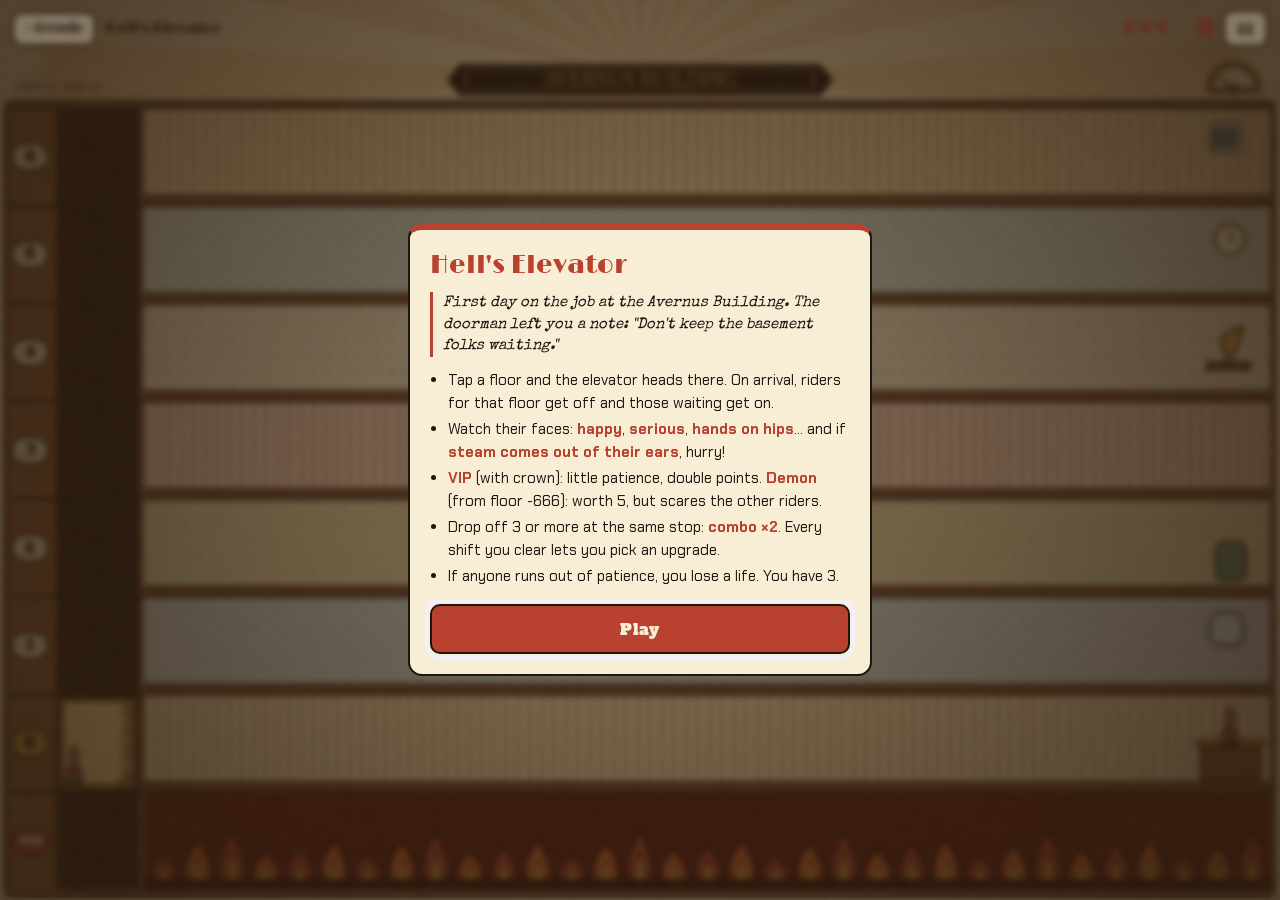
<file: games/hells-elevator/index.html>
<!doctype html>
<html lang="en">
<head>
<meta charset="utf-8">
<meta name="viewport" content="width=device-width,initial-scale=1,viewport-fit=cover">
<title>Hell's Elevator · Pocket Arcade</title>
<link rel="icon" href="../../assets/favicon.svg" type="image/svg+xml">
<link rel="preconnect" href="https://fonts.googleapis.com">
<link rel="preconnect" href="https://fonts.gstatic.com" crossorigin>
<link rel="stylesheet" href="https://fonts.googleapis.com/css2?family=Alfa+Slab+One&family=Bungee&family=Chakra+Petch:wght@400;600;700&family=Limelight&family=Special+Elite&display=swap">
<style>
body{margin:0;padding:0}
/* Layout: una sola pantalla de juego a sangre; menú de tres cartuchos apilados en móvil, en fila en escritorio. */
:root {
  color-scheme: dark;
  --noche: #120f24;
  --noche-2: #1c1836;
  --tinta: #f3efff;
  --tinta-2: #a9a2cc;
  --orbita: #ffb347;   /* Atasco Cósmico */
  --infierno: #ff4d5e; /* Ascensor del Infierno */
  --sombra: #9b8cff;   /* Mi Sombra Me Odia */
  --borde: #2d2852;
  --display: "Bungee", "Impact", "Arial Black", sans-serif;
  --ui: "Chakra Petch", "Trebuchet MS", system-ui, sans-serif;
}
[hidden] { display: none !important; }
html, body { height: 100%; }
body {
  background: var(--noche);
  color: var(--tinta);
  font-family: var(--ui);
  overflow: hidden;
  -webkit-user-select: none; user-select: none;
  -webkit-tap-highlight-color: transparent;
}
#app { position: relative; height: 100%; overflow: hidden; }
canvas { position: absolute; inset: 0; width: 100%; height: 100%; touch-action: none; display: block; }

/* ---------- Menú ---------- */
#menu {
  position: absolute; inset: 0; overflow-y: auto;
  padding-left: max(16px, env(safe-area-inset-left, 0px));
  padding-right: max(16px, env(safe-area-inset-right, 0px));
  padding-block: 28px 24px;
  background:
    radial-gradient(120% 60% at 50% -10%, #2a1f5c 0%, transparent 60%),
    var(--noche);
}
.menu-inner { max-width: 980px; margin: 0 auto; display: flex; flex-direction: column; gap: 22px; }
.marca { display: flex; flex-direction: column; gap: 6px; }
.marca h1 { font-family: var(--display); font-weight: 400; font-size: clamp(30px, 8vw, 54px); line-height: 1; margin: 0; letter-spacing: .5px; text-wrap: balance; }
.marca h1 span { color: var(--orbita); }
.marca p { margin: 0; color: var(--tinta-2); font-size: 15px; max-width: 52ch; }
.cartuchos { display: grid; grid-template-columns: 1fr; gap: 14px; }
@media (min-width: 760px) { .cartuchos { grid-template-columns: repeat(3, 1fr); } }
.cartucho {
  --c: var(--orbita);
  position: relative; text-align: left; cursor: pointer;
  display: grid; grid-template-columns: 76px 1fr; gap: 14px; align-items: center;
  padding: 14px; border-radius: 14px;
  background: var(--noche-2); color: var(--tinta);
  border: 1px solid var(--borde);
  font: inherit;
  transition: transform .15s ease, border-color .15s ease;
}
.cartucho:hover, .cartucho:focus-visible { border-color: var(--c); transform: translateY(-2px); outline: none; }
.cartucho:focus-visible { box-shadow: 0 0 0 3px color-mix(in srgb, var(--c) 40%, transparent); }
.cartucho canvas { position: static; width: 76px; height: 76px; border-radius: 10px; background: #0b0918; touch-action: auto; }
.cartucho h2 { font-family: var(--display); font-weight: 400; font-size: 19px; margin: 0 0 4px; color: var(--c); line-height: 1.1; }
.cartucho p { margin: 0; color: var(--tinta-2); font-size: 14px; line-height: 1.35; }
.cartucho .record { margin-top: 6px; font-size: 12px; letter-spacing: .08em; text-transform: uppercase; color: var(--tinta-2); font-variant-numeric: tabular-nums; }
.cartucho .record b { color: var(--tinta); }
.pie { color: var(--tinta-2); font-size: 12px; }

/* ---------- HUD ---------- */
#hud {
  position: absolute; top: 0; left: 0; right: 0; z-index: 5;
  display: flex; align-items: center; gap: 10px;
  padding-top: 10px; padding-bottom: 8px;
  padding-left: max(12px, env(safe-area-inset-left, 0px));
  padding-right: max(12px, env(safe-area-inset-right, 0px));
  pointer-events: none;
}
#hud > * { pointer-events: auto; }
.btn-hud {
  font: 600 14px var(--ui); color: var(--tinta); background: rgba(28,24,54,.8);
  border: 1px solid var(--borde); border-radius: 10px; padding: 8px 12px; cursor: pointer;
}
.btn-hud:focus-visible { outline: 2px solid var(--tinta); }
#hudTitulo { flex: 1; min-width: 0; font-family: var(--display); font-size: 15px; white-space: nowrap; overflow: hidden; text-overflow: ellipsis; }
#hudPuntos { font: 700 22px var(--ui); font-variant-numeric: tabular-nums; min-width: 2ch; text-align: right; }
#hudVidas { font-size: 16px; letter-spacing: 2px; }

/* ---------- Overlay ---------- */
#overlay {
  position: absolute; inset: 0; z-index: 8;
  display: grid; place-items: center;
  padding-left: max(16px, env(safe-area-inset-left, 0px));
  padding-right: max(16px, env(safe-area-inset-right, 0px));
  padding-block: 16px;
  background: rgba(10, 8, 22, .72);
  backdrop-filter: blur(3px);
}
.panel {
  --c: var(--orbita);
  width: min(420px, 100%); background: var(--noche-2); border: 1px solid var(--borde);
  border-top: 4px solid var(--c); border-radius: 14px; padding: 22px 20px 20px;
  display: flex; flex-direction: column; gap: 12px;
}
.panel h3 { font-family: var(--display); font-weight: 400; font-size: 26px; margin: 0; color: var(--c); line-height: 1.05; text-wrap: balance; }
.panel p { margin: 0; color: var(--tinta-2); font-size: 15px; line-height: 1.45; }
.panel ul { margin: 0; padding-left: 18px; color: var(--tinta); font-size: 15px; line-height: 1.5; display: grid; gap: 4px; }
.marcador { display: flex; gap: 24px; font-variant-numeric: tabular-nums; }
.marcador div { display: flex; flex-direction: column; }
.marcador small { font-size: 11px; letter-spacing: .1em; text-transform: uppercase; color: var(--tinta-2); }
.marcador strong { font: 700 34px var(--ui); }
.botones { display: flex; gap: 10px; flex-wrap: wrap; margin-top: 4px; }
.btn {
  font: 700 16px var(--ui); border-radius: 10px; padding: 12px 18px; cursor: pointer; border: 0;
  background: var(--c); color: #160f06; flex: 1;
}
.btn.sec { background: transparent; color: var(--tinta); border: 1px solid var(--borde); }
.btn:focus-visible { outline: 3px solid var(--tinta); outline-offset: 2px; }
.panel .intro { color: var(--tinta); font-style: italic; border-left: 3px solid var(--c); padding-left: 10px; }
.panel ul b { color: var(--c); font-weight: 700; }
.mejoras { display: grid; gap: 8px; }
.mejora {
  display: flex; flex-direction: column; gap: 2px; text-align: left; cursor: pointer;
  font: inherit; color: var(--tinta); background: #15122b; border: 1px solid var(--borde);
  border-radius: 10px; padding: 12px 14px;
}
.mejora b { font: 700 16px var(--ui); color: var(--c); }
.mejora span { color: var(--tinta-2); font-size: 14px; }
.mejora:hover, .mejora:focus-visible { border-color: var(--c); outline: none; }
.panel { max-height: calc(100% - 8px); overflow-y: auto; }
/* ---------- Tema "años 30" del Ascensor ---------- */
#app.retro #hud .btn-hud { background: #f8eed6; color: #1d1510; border: 2px solid #1d1510; font-family: "Special Elite", monospace; }
#app.retro #hudTitulo { font-family: "Limelight", serif; color: #1d1510 !important; }
#app.retro #hudPuntos { font-family: "Alfa Slab One", serif; color: #b8412f; font-weight: 400; }
#app.retro #hudVidas { color: #b8412f !important; }
#app.retro #overlay { background: rgba(40, 25, 10, .55); }
.panel.retro { background: #f8eed6; color: #1d1510; border: 2.5px solid #1d1510; border-top: 6px solid #b8412f; }
.panel.retro h3 { font-family: "Limelight", serif; color: #b8412f; }
.panel.retro p, .panel.retro .marcador small { color: #5a4636; font-family: "Special Elite", monospace; }
.panel.retro .intro { color: #1d1510; border-left-color: #b8412f; }
.panel.retro ul { color: #1d1510; }
.panel.retro ul b { color: #b8412f; }
.panel.retro .marcador strong { font-family: "Alfa Slab One", serif; font-weight: 400; color: #1d1510; }
.panel.retro .btn { background: #b8412f; color: #f8eed6; font-family: "Alfa Slab One", serif; font-weight: 400; letter-spacing: .03em; border: 2px solid #1d1510; }
.panel.retro .btn.sec { background: transparent; color: #1d1510; }
.panel.retro .mejora { background: #f1e3c2; border: 2px solid #1d1510; color: #1d1510; }
.panel.retro .mejora b { font-family: "Alfa Slab One", serif; font-weight: 400; color: #b8412f; }
.panel.retro .mejora span { color: #5a4636; font-family: "Special Elite", monospace; }
.panel.retro .mejora:hover, .panel.retro .mejora:focus-visible { border-color: #b8412f; }
@media (prefers-reduced-motion: reduce) { .cartucho { transition: none; } }
</style>
</head>
<body>
<div id="app">
  <canvas id="juego" aria-label="Game area"></canvas>

  <div id="hud" hidden>
    <button class="btn-hud" id="btnMenu" type="button">‹ Arcade</button>
    <div id="hudTitulo"></div>
    <div id="hudVidas" aria-label="Lives"></div>
    <div id="hudPuntos" aria-live="off">0</div>
    <button class="btn-hud" id="btnPausa" type="button" aria-label="Pause">❚❚</button>
  </div>

  <div id="overlay" hidden>
    <div class="panel" id="panel"></div>
  </div>

  <div id="menu" hidden></div>
</div>

<script>
(() => {
  "use strict";

  // ===================== Utilidades =====================
  const $ = (id) => document.getElementById(id);
  const cv = $("juego"), ctx = cv.getContext("2d");
  let W = 0, H = 0, DPR = 1;
  const TOP = 58; // alto reservado al HUD

  function resize() {
    DPR = Math.min(window.devicePixelRatio || 1, 2);
    const r = cv.getBoundingClientRect();
    W = r.width; H = r.height;
    cv.width = Math.round(W * DPR); cv.height = Math.round(H * DPR);
    ctx.setTransform(DPR, 0, 0, DPR, 0, 0);
    if (juego && juego.onResize) juego.onResize();
  }
  const rnd = (a, b) => a + Math.random() * (b - a);
  const clamp = (v, a, b) => Math.max(a, Math.min(b, v));
  const dist = (a, b) => Math.hypot(a.x - b.x, a.y - b.y);
  const css = (v) => getComputedStyle(document.documentElement).getPropertyValue(v).trim();

  const store = {
    get(k) { try { return Number(localStorage.getItem("arcade_" + k)) || 0; } catch (e) { return 0; } },
    set(k, v) { try { localStorage.setItem("arcade_" + k, String(v)); } catch (e) {} },
  };

  // Estrellas de fondo compartidas
  let estrellas = [];
  function genEstrellas() {
    estrellas = Array.from({ length: 90 }, () => ({ x: Math.random(), y: Math.random(), r: Math.random() * 1.3 + .2, a: Math.random() * .6 + .2 }));
  }
  function pintarEstrellas(alpha = 1) {
    ctx.save();
    for (const s of estrellas) {
      ctx.globalAlpha = s.a * alpha;
      ctx.fillStyle = "#cfc8ff";
      ctx.beginPath(); ctx.arc(s.x * W, s.y * H, s.r, 0, Math.PI * 2); ctx.fill();
    }
    ctx.restore();
  }

  // Textos flotantes (+1, etc.)
  let flotantes = [];
  function flotar(x, y, txt, color) { flotantes.push({ x, y, txt, color, t: 0 }); }
  function pintarFlotantes(dt) {
    ctx.save();
    ctx.textAlign = "center"; ctx.font = "700 16px " + css("--ui");
    flotantes = flotantes.filter((f) => (f.t += dt) < 0.9);
    for (const f of flotantes) {
      ctx.globalAlpha = 1 - f.t / 0.9;
      ctx.fillStyle = f.color;
      const mitad = ctx.measureText(f.txt).width / 2 + 8;
      ctx.fillText(f.txt, clamp(f.x, mitad, W - mitad), f.y - f.t * 40);
    }
    ctx.restore();
  }

  // Partículas de explosión
  let chispas = [];
  function explotar(x, y, color, n = 36) {
    for (let i = 0; i < n; i++) {
      const a = Math.random() * Math.PI * 2, v = rnd(60, 260);
      chispas.push({ x, y, vx: Math.cos(a) * v, vy: Math.sin(a) * v, t: 0, life: rnd(.5, 1.1), color });
    }
  }
  function pintarChispas(dt) {
    chispas = chispas.filter((c) => (c.t += dt) < c.life);
    for (const c of chispas) {
      c.x += c.vx * dt; c.y += c.vy * dt; c.vx *= .97; c.vy *= .97;
      ctx.globalAlpha = 1 - c.t / c.life;
      ctx.fillStyle = c.color;
      ctx.fillRect(c.x - 2, c.y - 2, 4, 4);
    }
    ctx.globalAlpha = 1;
  }

  // ===================== Pincel "años 30" (rubber-hose) =====================
  const R30C = { INK: "#1d1510", PAPEL: "#f1e3c2", ROJO: "#b8412f", MOSTAZA: "#d9a441", VERDE: "#5f8a6e", AZUL: "#4e6f86", CREMA: "#f8eed6",
    DISP: '"Limelight", serif', SLAB: '"Alfa Slab One", serif', MAQ: '"Special Elite", monospace' };
  function hacerPincel(x) {
    const { INK, ROJO, MOSTAZA, VERDE, AZUL, CREMA, DISP, SLAB, MAQ } = R30C;
    let seed = 11;
    const reseed = (n) => { seed = 1 + (Math.abs(n * 7919) % 2147483646); };
    const rnd = () => { seed = (seed * 16807) % 2147483647; return seed / 2147483647; };
    const j = (a = 1) => (rnd() - .5) * 2 * a;
    function trazo(lw=2.4){ x.lineWidth = lw; x.strokeStyle = INK; x.lineJoin = 'round'; x.lineCap = 'round'; }
    function forma(path, fill, lw=2.4){ x.beginPath(); path(); if (fill){ x.fillStyle = fill; x.fill(); } trazo(lw); x.stroke(); }
    function elipse(px,py,rx,ry,fill,lw=2.4,rot=0){ forma(()=>x.ellipse(px,py,rx,ry,rot,0,Math.PI*2), fill, lw); }
    function caja(px,py,w,h,r,fill,lw=2.4){ forma(()=>x.roundRect(px+j(.6),py+j(.6),w,h,r), fill, lw); }
    function linea(pts, lw=2.4){ trazo(lw); x.beginPath(); pts.forEach(([a,b],i)=> i? x.lineTo(a+j(.5),b+j(.5)) : x.moveTo(a,b)); x.stroke(); }
    function manguera(a, b, cx, cy, lw=3.6){ trazo(lw); x.beginPath(); x.moveTo(a[0],a[1]); x.quadraticCurveTo(cx,cy,b[0],b[1]); x.stroke(); }
    function texto(t,px,py,font,col,align='center',base='middle'){ x.font=font; x.fillStyle=col; x.textAlign=align; x.textBaseline=base; x.fillText(t,px,py); }
    
    // Guante blanco de 4 dedos
    function guante(px,py,s=1,rot=0){
      x.save(); x.translate(px,py); x.rotate(rot); x.scale(s,s);
      elipse(0,0,5.5,5,'#fffaf0',1.8);
      for (const [dx,dy] of [[-4,-4],[0,-6],[4,-4.5]]) elipse(dx,dy,2.4,3,'#fffaf0',1.6);
      elipse(-6,1,2.2,3,'#fffaf0',1.6,-.6);
      trazo(1.4); x.beginPath(); x.moveTo(-4,4); x.lineTo(4,4); x.stroke(); // puño del guante
      x.restore();
    }
    // Ojo "pie-cut": óvalo blanco, pupila negra con una cuña recortada
    function ojo(px,py,mira=0,cerrado=false){
      if (cerrado){ trazo(2.2); x.beginPath(); x.arc(px,py+1,3.6,Math.PI*1.1,Math.PI*1.9); x.stroke(); return; }
      elipse(px,py,3.8,5.4,'#fffaf0',1.6);
      x.fillStyle = INK; x.beginPath(); x.ellipse(px+mira*1.2,py+1,2.4,3.6,0,0,Math.PI*2); x.fill();
      x.fillStyle = '#fffaf0'; x.beginPath(); x.moveTo(px+mira*1.2,py+1); x.arc(px+mira*1.2,py+1,3.7,-1.25,-.65); x.closePath(); x.fill();
    }
    
    /* Personaje rubber-hose original.
       o: { ropa, sombrero:'bombin'|'gorra'|'copa'|'botones'|'flor'|null, humor, s, demonio, mira, pose } */
    function personaje(px, py, o){
      const s = o.s || 1, h = o.humor || 'normal', dem = !!o.demonio, mira = o.mira || 0;
      x.save(); x.translate(px,py); x.scale(s,s);
      // sombra en el suelo
      x.globalAlpha=.22; x.fillStyle=INK; x.beginPath(); x.ellipse(0,1,18,3.5,0,0,Math.PI*2); x.fill(); x.globalAlpha=1;
      const furia = h==='furioso', molesto = h==='molesto';
      // zapatones
      const pieI = furia ? -1 : 0;
      elipse(-10,-3+pieI*2,9,5,INK,1.6, furia? -.3:0); elipse(10,-3,9,5,INK,1.6);
      x.fillStyle='#fffaf0'; x.beginPath(); x.ellipse(-13,-5+pieI*2,2.5,1.4,0,0,7); x.ellipse(7,-5,2.5,1.4,0,0,7); x.fill();
      // piernas de manguera
      manguera([-5,-17],[-9,-6+pieI*2], -10,-12, 3.4); manguera([5,-17],[9,-6], 10,-12, 3.4);
      // cola de demonio
      if (dem){ trazo(3); x.beginPath(); x.moveTo(10,-20); x.bezierCurveTo(28,-18,26,-38,20,-40); x.stroke();
        forma(()=>{ x.moveTo(20,-46); x.lineTo(25,-38); x.lineTo(15,-38); x.closePath(); }, INK, 1.4); }
      // cuerpo: torso de tinta + pantalón con botones
      // cuerpo en forma de pera con traje del color del personaje
      forma(()=>{ x.moveTo(-8,-38); x.bezierCurveTo(-17,-30,-16,-16,-9,-14); x.lineTo(9,-14); x.bezierCurveTo(16,-16,17,-30,8,-38); x.closePath(); }, dem ? '#7a261c' : o.ropa, 2.2);
      if (!dem){ // solapas y pajarita
        trazo(1.4); x.beginPath(); x.moveTo(-6,-37); x.lineTo(0,-28); x.lineTo(6,-37); x.stroke();
        forma(()=>{ x.moveTo(0,-36); x.lineTo(-5,-39); x.lineTo(-5,-33); x.closePath(); x.moveTo(0,-36); x.lineTo(5,-39); x.lineTo(5,-33); x.closePath(); }, INK, 1);
      }
      // brazos según el humor
      if (furia){ // puños en alto
        manguera([-11,-32],[-20,-52],-24,-38); guante(-20,-55,1,-.4);
        manguera([11,-32],[20,-52],24,-38); guante(20,-55,1,.4);
      } else if (h==='feliz'){ // saluda
        manguera([-11,-32],[-17,-18],-20,-26); guante(-17,-15,1,.3);
        manguera([11,-32],[22,-50],26,-36); guante(22,-53,1,.3);
      } else if (molesto){ // brazos en jarra
        manguera([-11,-32],[-14,-22],-24,-30); guante(-13,-20,.9,-1.2);
        manguera([11,-32],[14,-22],24,-30); guante(13,-20,.9,1.2);
      } else { // brazos colgando
        manguera([-11,-32],[-16,-16],-19,-26); guante(-16,-13,1,0);
        manguera([11,-32],[16,-16],19,-26); guante(16,-13,1,0);
      }
      // cabeza: tinta con máscara de cara crema
      const hy = -52;
      const piel = dem ? '#c4503a' : (furia ? '#efab8c' : (o.piel || '#f3dcb2'));
      // cabeza tipo "bombilla": ancha arriba, mandíbula estrecha
      forma(()=>{ x.moveTo(-13,hy); x.bezierCurveTo(-15,hy-22,15,hy-22,13,hy); x.bezierCurveTo(12,hy+12,-12,hy+12,-13,hy); x.closePath(); }, piel, 2.2);
      if (!o.sombrero && !dem){ // tupé de tres mechones
        trazo(2); x.beginPath(); x.moveTo(-3,hy-13); x.quadraticCurveTo(-6,hy-22,-1,hy-24); x.moveTo(0,hy-13); x.quadraticCurveTo(2,hy-23,7,hy-22); x.moveTo(3,hy-13); x.quadraticCurveTo(9,hy-17,10,hy-12); x.stroke(); }
      // mofletes
      x.globalAlpha=.35; x.fillStyle=ROJO; x.beginPath(); x.ellipse(-9,hy+3,3,2,0,0,7); x.ellipse(9,hy+3,3,2,0,0,7); x.fill(); x.globalAlpha=1;
      // ojos y cejas
      ojo(-4.5,hy-4,mira, h==='feliz'); ojo(4.5,hy-4,mira, h==='feliz');
      if (furia || molesto){ trazo(2.2); x.beginPath(); x.moveTo(-9,hy-12); x.lineTo(-1.5,hy-9); x.moveTo(9,hy-12); x.lineTo(1.5,hy-9); x.stroke(); }
      // nariz
      elipse(0,hy+1.5,2.6,3.2,o.nariz || '#d98a6a',1.4);
      // boca
      if (h==='feliz'){ forma(()=>{ x.moveTo(-7,hy+5); x.quadraticCurveTo(0,hy+15,7,hy+5); x.quadraticCurveTo(0,hy+8,-7,hy+5); }, INK, 1.6);
        x.fillStyle=ROJO; x.beginPath(); x.ellipse(0,hy+9.5,2.6,1.6,0,0,7); x.fill(); }
      else if (h==='normal'){ trazo(2); x.beginPath(); x.moveTo(-5,hy+7); x.quadraticCurveTo(0,hy+10,5,hy+7); x.stroke(); }
      else if (molesto){ trazo(2); x.beginPath(); x.moveTo(-5,hy+9); x.quadraticCurveTo(0,hy+6,5,hy+9); x.stroke(); }
      else { caja(-6,hy+5,12,5,2,'#fffaf0',1.6); trazo(1); x.beginPath(); for(let k=-3;k<=3;k+=3){ x.moveTo(k,hy+5); x.lineTo(k,hy+10);} x.stroke();
        // vapor por las orejas
        for (const sx of [-1,1]) for (let k=0;k<3;k++) elipse(sx*(19+k*4),hy-14-k*6,3+k,2.6+k,'#fffaf0',1.4); }
      // demonio: cuernos y perilla
      if (dem){
        forma(()=>{ x.moveTo(-10,hy-9); x.quadraticCurveTo(-16,hy-20,-12,hy-25); x.quadraticCurveTo(-9,hy-16,-4,hy-12); x.closePath(); }, '#fffaf0', 1.6);
        forma(()=>{ x.moveTo(10,hy-9); x.quadraticCurveTo(16,hy-20,12,hy-25); x.quadraticCurveTo(9,hy-16,4,hy-12); x.closePath(); }, '#fffaf0', 1.6);
        forma(()=>{ x.moveTo(-3,hy+11); x.lineTo(0,hy+18); x.lineTo(3,hy+11); }, INK, 1.2);
      }
      // sombreros
      const sh = o.sombrero;
      if (sh==='bombin'){ elipse(0,hy-12,13,3,INK,1.6); forma(()=>{ x.moveTo(-9,hy-12); x.bezierCurveTo(-9,hy-27,9,hy-27,9,hy-12); }, INK, 1.6); x.fillStyle=ROJO; x.fillRect(-8.5,hy-16,17,2.5); }
      if (sh==='copa'){ elipse(0,hy-12,14,3,INK,1.6); caja(-8,hy-32,16,20,2,INK,1.6); x.fillStyle=MOSTAZA; x.fillRect(-8,hy-17,16,3); }
      if (sh==='gorra'){ forma(()=>{ x.moveTo(-13,hy-9); x.bezierCurveTo(-14,hy-24,13,hy-24,13,hy-9); x.closePath(); }, o.ropa, 1.8); elipse(9,hy-9,8,2.5,o.ropa,1.6); elipse(0,hy-20,2,1.6,INK,1); }
      if (sh==='botones'){ caja(-8,hy-24,16,11,2,ROJO,1.8); x.fillStyle=MOSTAZA; x.fillRect(-8,hy-17,16,2); trazo(1.2); x.beginPath(); x.moveTo(-10,hy-12); x.quadraticCurveTo(0,hy+15,10,hy-12); x.stroke(); }
      if (sh==='flor'){ elipse(9,hy-15,4,4,'#fffaf0',1.4); x.fillStyle=MOSTAZA; x.beginPath(); x.arc(9,hy-15,1.8,0,7); x.fill(); manguera([9,hy-11],[7,hy-6],10,hy-8,1.4); }
      if (sh==='corona'){ forma(()=>{ x.moveTo(-9,hy-11); x.lineTo(-10,hy-22); x.lineTo(-5,hy-16); x.lineTo(0,hy-24); x.lineTo(5,hy-16); x.lineTo(10,hy-22); x.lineTo(9,hy-11); x.closePath(); }, MOSTAZA, 1.6);
        for (const k of [-10,0,10]) elipse(k,hy-22-(k?0:2),1.6,1.6,ROJO,1); }
      x.restore();
    }
    
    // Ficha con el número de planta + barra de paciencia
    function ficha(px,py,label,pac){
      const w = label.length>2 ? 38 : (label.length>1 ? 30 : 26);
      forma(()=>{ x.roundRect(px-w/2,py-10,w,21,6); }, CREMA, 2);
      forma(()=>{ x.moveTo(px-4,py+11); x.lineTo(px,py+16); x.lineTo(px+4,py+11); }, CREMA, 1.8);
      x.fillStyle=CREMA; x.fillRect(px-3,py+8,6,4);
      texto(label, px, py-1.5, '13px '+SLAB, INK);
      const col = pac>.6 ? VERDE : pac>.3 ? MOSTAZA : ROJO;
      x.fillStyle='rgba(29,21,16,.15)'; x.fillRect(px-w/2+4, py+6, w-8, 3);
      x.fillStyle=col; x.fillRect(px-w/2+4, py+6, (w-8)*pac, 3);
    }
    return { reseed, rnd, j, trazo, forma, elipse, caja, linea, manguera, texto, guante, ojo, personaje, ficha };
  }

  // Capas precalculadas: papel con rayos + edificio, y grano de película
  let capaRetro = null, granoRetro = null;
  function crearGrano() {
    const g = document.createElement("canvas"); g.width = g.height = 160;
    const gx = g.getContext("2d"), img = gx.createImageData(160, 160);
    for (let i = 0; i < img.data.length; i += 4) {
      const v = Math.random() * 255;
      img.data[i] = img.data[i + 1] = img.data[i + 2] = v; img.data[i + 3] = Math.random() * 38;
    }
    gx.putImageData(img, 0, 0);
    return g;
  }

  // ===================== JUEGO 2: Ascensor del Infierno (versión años 30) =====================
  const Ascensor = {
    id: "ascensor", nombre: "Hell's Elevator", color: "--infierno", retro: true,
    desc: "First day as the elevator operator of the Avernus Building, straight out of a 1930s cartoon. Impatient VIPs, scary demons and blackouts.",
    intro: "First day on the job at the Avernus Building. The doorman left you a note: \"Don't keep the basement folks waiting.\"",
    reglas: [
      "Tap a floor and the elevator heads there. On arrival, riders for that floor get off and those waiting get on.",
      "Watch their faces: <b>happy</b>, <b>serious</b>, <b>hands on hips</b>… and if <b>steam comes out of their ears</b>, hurry!",
      "<b>VIP</b> (with crown): little patience, double points. <b>Demon</b> (from floor -666): worth 5, but scares the other riders.",
      "Drop off 3 or more at the same stop: <b>combo ×2</b>. Every shift you clear lets you pick an upgrade.",
      "If anyone runs out of patience, you lose a life. You have 3.",
    ],
    plantas: ["6", "5", "4", "3", "2", "1", "G", "-666"],
    papeles: [["#e9d3a6", "rayas"], ["#cfdcd2", "rombos"], ["#e6dcc4", "lunares"], ["#ecc9b8", "rayas"], ["#d8cfa8", "lunares"], ["#cad6d8", "rombos"], ["#e8d6b0", "rayas"], ["#5a1a12", "fuego"]],
    init() {
      this.puntos = 0; this.vidas = 3; this.t = 0; this.over = false;
      this.cola = this.plantas.map(() => []);
      this.dentro = [];
      this.y = 6; this.destino = 6; this.parada = 0;
      this.siguiente = 1; this.temblor = 0;
      this.vel = 3.4; this.cap = 6; this.pacMult = 1; this.puertasRapidas = false; this.exorcista = false;
      this.turno = 1; this.metaTurno = 15;
      this.evento = null; this.proxEvento = 30;
      this.mejoraPendiente = null; this.banner = null;
      this.ding = 0; this.combos = []; this.monedas = [];
      if (!this.pincel) this.pincel = hacerPincel(ctx);
      capaRetro = null;
    },
    onResize() { capaRetro = null; },
    geo() {
      const y0 = TOP + 50, bot = H - 10;
      const fh = (bot - y0) / this.plantas.length;
      const bx = Math.max(10, 10), bw = W - 20;
      const colW = 42, shaftX = bx + colW + 4, shaftW = clamp(W * 0.17, 62, 84);
      const roomX = shaftX + shaftW + 4;
      const s = clamp(fh / 150, 0.36, 0.56);
      return { y0, fh, bx, bw, colW, shaftX, shaftW, roomX, roomW: bx + bw - roomX, s, esp: Math.max(46, 100 * s) };
    },
    anunciar(txt) { this.banner = { txt, t: 0 }; },
    aspecto(tipo) {
      const C = R30C, r = (a) => a[Math.floor(Math.random() * a.length)];
      if (tipo === "demonio") return { demonio: true, ropa: C.INK };
      return {
        ropa: r([C.ROJO, C.VERDE, C.AZUL, C.MOSTAZA, "#8a7a9a", "#6b4a3a"]),
        sombrero: tipo === "vip" ? "corona" : r(["bombin", "copa", "gorra", "flor", null, null]),
        piel: r(["#f3dcb2", "#e6c08f", "#d4a878", "#c99a6b", "#b98a5e", "#8f6444"]),
      };
    },
    nuevo(origenForzado) {
      const n = this.plantas.length, sot = n - 1;
      let origen = origenForzado ?? Math.floor(Math.random() * (n - 1));
      if (origenForzado == null && Math.random() < 0.07) origen = sot;
      let dest;
      if (origen !== sot && Math.random() < 0.08) dest = sot;
      else do { dest = Math.floor(Math.random() * (n - 1)); } while (dest === origen);
      const g = this.geo();
      const maxCola = Math.max(2, Math.floor((g.roomW - 20) / g.esp));
      if (this.cola[origen].length >= maxCola) return;
      let tipo = "normal";
      if (origen === sot) tipo = "demonio";
      else if (Math.random() < 0.12 + Math.min(0.1, this.t * 0.001)) tipo = "vip";
      let pac = clamp(20 - this.t * 0.04, 11, 20) * this.pacMult;
      if (tipo === "vip") pac *= 0.6;
      if (tipo === "demonio") pac *= 1.3;
      this.cola[origen].push({ dest, pac, max: pac, tipo, look: this.aspecto(tipo) });
    },
    update(dt) {
      this.t += dt;
      this.temblor = Math.max(0, this.temblor - dt);
      this.ding = Math.max(0, this.ding - dt);
      if (this.banner && (this.banner.t += dt) > 2.4) this.banner = null;
      this.combos = this.combos.filter((c) => (c.t += dt) < 1.4);
      this.monedas = this.monedas.filter((m) => { m.t += dt; m.x += m.vx * dt; m.y += m.vy * dt; m.vy += 520 * dt; return m.t < 1.1; });

      // Eventos
      if (this.evento) {
        this.evento.t -= dt;
        if (this.evento.tipo === "punta" && (this.evento.cad -= dt) <= 0) { this.nuevo(); this.evento.cad = 0.35; }
        if (this.evento.t <= 0) this.evento = null;
      } else if ((this.proxEvento -= dt) <= 0) {
        const r = Math.random();
        if (r < 0.4) { this.evento = { tipo: "apagon", t: 6 }; this.anunciar("BLACKOUT!"); }
        else if (r < 0.75) { this.evento = { tipo: "punta", t: 3, cad: 0 }; this.anunciar("RUSH HOUR!"); }
        else {
          const f = Math.floor(Math.random() * 6);
          for (let i = 0; i < 4; i++) this.nuevo(f);
          this.anunciar("PARTY ON FLOOR " + this.plantas[f] + "!");
        }
        this.proxEvento = rnd(28, 42);
      }

      this.siguiente -= dt;
      if (this.siguiente <= 0) { this.nuevo(); this.siguiente = clamp(2.6 - this.t * 0.011, 0.85, 2.6); }

      // Movimiento
      if (this.parada > 0) this.parada -= dt;
      else if (Math.abs(this.destino - this.y) > 0.001) {
        const v = this.vel * (this.evento && this.evento.tipo === "apagon" ? 0.5 : 1) * dt;
        const d = this.destino - this.y;
        this.y += Math.sign(d) * Math.min(Math.abs(d), v);
        if (Math.abs(this.destino - this.y) < 0.001) { this.y = this.destino; this.llegar(this.destino); }
      }

      // Paciencia
      const perder = () => {
        this.vidas--; this.temblor = 0.4;
        flotar(W / 2, H * 0.5, "A tenant stormed off!", R30C.ROJO);
        if (this.vidas <= 0) this.over = true;
      };
      this.cola.forEach((c, i) => { for (const p of c) p.pac -= dt; this.cola[i] = c.filter((p) => (p.pac > 0) || (perder(), false)); });
      const susto = !this.exorcista && this.dentro.some((p) => p.tipo === "demonio") ? 1.6 : 1;
      for (const p of this.dentro) p.pac -= dt * 0.8 * (p.tipo === "demonio" ? 1 : susto);
      this.dentro = this.dentro.filter((p) => (p.pac > 0) || (perder(), false));

      if (this.puntos >= this.metaTurno && !this.over) {
        this.turno++;
        this.metaTurno += 15 + this.turno * 5;
        this.mejoraPendiente = this.opciones();
      }
    },
    valor(p) {
      if (p.tipo === "demonio") return 5;
      let v = p.dest === this.plantas.length - 1 ? 3 : 1;
      if (p.tipo === "vip") v *= 2;
      return v;
    },
    llegar(i) {
      const g = this.geo();
      const yy = g.y0 + i * g.fh + g.fh / 2;
      this.ding = 0.7;
      const bajan = this.dentro.filter((p) => p.dest === i);
      if (bajan.length) {
        let pts = bajan.reduce((s, p) => s + this.valor(p), 0);
        const combo = bajan.length >= 3;
        if (combo) { pts *= 2; this.combos.push({ x: g.roomX + g.roomW * 0.6, y: yy, pts, t: 0 }); this.temblor = 0.15; }
        else flotar(g.roomX + 40, yy - 10, "+" + pts, R30C.ROJO);
        this.puntos += pts;
        for (let k = 0; k < Math.min(10, pts + 2); k++)
          this.monedas.push({ x: g.shaftX + g.shaftW, y: yy, vx: rnd(40, 200), vy: rnd(-300, -140), t: 0 });
      }
      this.dentro = this.dentro.filter((p) => p.dest !== i);
      this.cola[i].sort((a, b) => (b.tipo === "vip") - (a.tipo === "vip"));
      while (this.dentro.length < this.cap && this.cola[i].length) this.dentro.push(this.cola[i].shift());
      this.parada = this.puertasRapidas ? 0.08 : 0.3;
    },
    opciones() {
      const todas = [
        { t: "Turbo motor", d: "The elevator moves 25% faster.", f: () => { this.vel *= 1.25; } },
        { t: "XL cab", d: "Fits 3 more riders.", f: () => { this.cap += 3; } },
        { t: "Elevator music", d: "Tenants stay patient 20% longer.", f: () => { this.pacMult *= 1.2; } },
        { t: "Quick doors", d: "Stops are almost instant.", f: () => { this.puertasRapidas = true; }, una: "puertasRapidas" },
        { t: "Life insurance", d: "Get one life back.", f: () => { this.vidas = Math.min(3, this.vidas + 1); }, si: () => this.vidas < 3 },
        { t: "Exorcist", d: "Demons no longer scare the other riders.", f: () => { this.exorcista = true; }, una: "exorcista" },
      ].filter((o) => (!o.una || !this[o.una]) && (!o.si || o.si()));
      return { titulo: "Shift " + (this.turno - 1) + " cleared", texto: "The doorman is pleased. Pick an upgrade:", opciones: todas.sort(() => Math.random() - 0.5).slice(0, 3) };
    },
    onDown(x, y) {
      const g = this.geo();
      const i = Math.floor((y - g.y0) / g.fh);
      if (i >= 0 && i < this.plantas.length) {
        if (i === this.destino && Math.abs(this.y - i) < 0.001) this.llegar(i);
        this.destino = i;
      }
    },
    humor(p) {
      const f = p.pac / p.max;
      return f > 0.65 ? "feliz" : f > 0.4 ? "normal" : f > 0.2 ? "molesto" : "furioso";
    },

    // ---------- Capa estática: papel, rayos, cartel y edificio ----------
    pintarCapa() {
      const C = R30C, g = this.geo();
      const cv2 = document.createElement("canvas");
      cv2.width = Math.round(W * DPR); cv2.height = Math.round(H * DPR);
      const x = cv2.getContext("2d"); x.scale(DPR, DPR);
      const P = hacerPincel(x); P.reseed(5);
      x.fillStyle = C.PAPEL; x.fillRect(0, 0, W, H);
      x.globalAlpha = .07; x.fillStyle = C.INK; for (let k = 0; k < H; k += 4) x.fillRect(0, k, W, 1); x.globalAlpha = 1;
      x.save(); x.translate(W / 2, TOP + 20);
      for (let k = 0; k < 24; k++) { x.rotate(Math.PI / 12); x.fillStyle = k % 2 ? "rgba(217,164,65,.25)" : "rgba(184,65,47,.1)"; x.beginPath(); x.moveTo(0, 0); x.lineTo(-40, -600); x.lineTo(40, -600); x.fill(); }
      x.restore();
      // cartel art déco
      const cy = TOP + 22, cw = Math.min(W - 40, 360);
      P.forma(() => { x.moveTo(W / 2 - cw / 2, cy - 15); x.lineTo(W / 2 + cw / 2, cy - 15); x.lineTo(W / 2 + cw / 2 + 12, cy); x.lineTo(W / 2 + cw / 2, cy + 15); x.lineTo(W / 2 - cw / 2, cy + 15); x.lineTo(W / 2 - cw / 2 - 12, cy); x.closePath(); }, C.INK, 2);
      x.strokeStyle = C.MOSTAZA; x.lineWidth = 1.2; x.strokeRect(W / 2 - cw / 2 + 6, cy - 10, cw - 12, 20);
      P.texto("AVERNUS BUILDING", W / 2, cy + 1, (W < 380 ? "17px " : "20px ") + C.DISP, C.MOSTAZA);
      // edificio
      P.caja(g.bx - 4, g.y0 - 6, g.bw + 8, g.fh * 8 + 12, 6, "#8a5a3c", 3);
      this.plantas.forEach((n, i) => {
        const y = g.y0 + i * g.fh, [col, pat] = this.papeles[i];
        x.fillStyle = col; x.fillRect(g.roomX, y, g.roomW, g.fh);
        x.save(); x.beginPath(); x.rect(g.roomX, y, g.roomW, g.fh - 10); x.clip(); x.globalAlpha = .22; x.strokeStyle = C.INK; x.fillStyle = C.INK; x.lineWidth = 1;
        if (pat === "rayas") for (let k = 0; k < g.roomW; k += 12) x.fillRect(g.roomX + k, y, 3, g.fh);
        if (pat === "lunares") for (let k = 0; k < g.roomW; k += 16) for (let m = 6; m < g.fh; m += 16) { x.beginPath(); x.arc(g.roomX + k + ((m / 16) % 2 ? 8 : 0), y + m, 1.8, 0, 7); x.fill(); }
        if (pat === "rombos") for (let k = -g.fh; k < g.roomW; k += 18) { x.beginPath(); x.moveTo(g.roomX + k, y); x.lineTo(g.roomX + k + g.fh, y + g.fh); x.moveTo(g.roomX + k + g.fh, y); x.lineTo(g.roomX + k, y + g.fh); x.stroke(); }
        x.restore();
        x.fillStyle = i === 7 ? "#2a0c08" : "#7a4a2c"; x.fillRect(g.roomX, y + g.fh - 10, g.roomW, 10);
        P.trazo(2); x.beginPath(); x.moveTo(g.roomX, y + g.fh - 10); x.lineTo(g.roomX + g.roomW, y + g.fh - 10); x.stroke();
        P.trazo(2.5); x.beginPath(); x.moveTo(g.bx, y); x.lineTo(g.bx + g.bw, y); x.stroke();
      });
      // decoración (en el lado derecho de cada planta)
      const dx = g.roomX + g.roomW - 70, F = (i) => g.y0 + i * g.fh, k = g.fh / 76;
      x.save();
      P.caja(dx + 10, F(0) + 12 * k, 30, 22 * k, 2, "#fffaf0", 2); P.caja(dx + 14, F(0) + 16 * k, 22, 14 * k, 1, C.AZUL, 1.4);
      P.elipse(dx + 30, F(1) + 26 * k, 12 * k, 12 * k, C.CREMA, 2);
      P.trazo(1.6); x.beginPath(); x.moveTo(dx + 30, F(1) + 26 * k); x.lineTo(dx + 30, F(1) + 18 * k); x.moveTo(dx + 30, F(1) + 26 * k); x.lineTo(dx + 36, F(1) + 26 * k); x.stroke();
      P.caja(dx + 6, F(2) + g.fh - 30 * k, 44, 7, 2, "#7a4a2c", 2);
      P.forma(() => { x.moveTo(dx + 28, F(2) + g.fh - 30 * k); x.lineTo(dx + 20, F(2) + g.fh - 48 * k); x.quadraticCurveTo(dx + 28, F(2) + g.fh - 56 * k, dx + 44, F(2) + g.fh - 58 * k); x.lineTo(dx + 36, F(2) + g.fh - 40 * k); x.closePath(); }, C.MOSTAZA, 2);
      P.caja(dx + 16, F(4) + g.fh - 42 * k, 30, 30 * k, 8, C.VERDE, 2);
      P.caja(dx + 10, F(5) + 12 * k, 34, 26 * k, 12, "#cfe4ea", 2);
      P.caja(dx, F(6) + g.fh - 36 * k, 60, 26 * k, 3, "#7a4a2c", 2); P.caja(dx - 4, F(6) + g.fh - 40 * k, 68, 6, 2, C.MOSTAZA, 2);
      x.restore();
      // hueco
      x.fillStyle = "#2c1f17"; x.fillRect(g.shaftX, g.y0, g.shaftW, g.fh * 8);
      P.trazo(1.5); for (let i = 1; i < 8; i++) { x.beginPath(); x.moveTo(g.shaftX, g.y0 + i * g.fh); x.lineTo(g.shaftX + g.shaftW, g.y0 + i * g.fh); x.stroke(); }
      return cv2;
    },

    // ---------- Dibujo por fotograma ----------
    draw() {
      const C = R30C, P = this.pincel, g = this.geo();
      if (!capaRetro) capaRetro = this.pintarCapa();
      if (!granoRetro) granoRetro = crearGrano();
      P.reseed(Math.floor(this.t * 8) + 1); // las líneas "tiemblan" a 8 fps, como en los dibujos antiguos

      ctx.save();
      if (this.temblor > 0) ctx.translate(rnd(-4, 4) * this.temblor * 2.5, 0);
      ctx.drawImage(capaRetro, 0, 0, W, H);

      // placas de planta (la de destino, resaltada)
      this.plantas.forEach((n, i) => {
        const y = g.y0 + i * g.fh;
        const col = i === 7 ? C.ROJO : (i === this.destino ? C.MOSTAZA : C.CREMA);
        P.forma(() => ctx.roundRect(g.bx + 2, y + g.fh / 2 - 13, g.colW - 6, 26, 13), col, 2);
        P.texto(n, g.bx + g.colW / 2 - 1, y + g.fh / 2 + 1, (n.length > 2 ? "11px " : "15px ") + C.SLAB, i === 7 ? C.CREMA : C.INK);
      });

      // llamas del sótano
      const yI = g.y0 + 7 * g.fh;
      for (let k = 0; k * 34 < g.roomW - 10; k++) {
        const fx = g.roomX + 20 + k * 34, fy = yI + g.fh - 10, hh = (22 + (k % 3) * 7) * (g.fh / 76) * (1 + Math.sin(this.t * 9 + k) * 0.12);
        P.forma(() => { ctx.moveTo(fx - 11, fy); ctx.bezierCurveTo(fx - 15, fy - hh * .6, fx - 2, fy - hh * .7, fx, fy - hh); ctx.bezierCurveTo(fx + 4, fy - hh * .6, fx + 15, fy - hh * .5, fx + 11, fy); ctx.closePath(); }, k % 2 ? "#e0672e" : C.ROJO, 2);
        P.forma(() => { ctx.moveTo(fx - 4, fy); ctx.bezierCurveTo(fx - 5, fy - hh * .35, fx, fy - hh * .4, fx, fy - hh * .55); ctx.bezierCurveTo(fx + 3, fy - hh * .35, fx + 5, fy - hh * .3, fx + 4, fy); ctx.closePath(); }, C.MOSTAZA, 1.4);
      }

      // vecinos esperando
      this.cola.forEach((c, i) => {
        const y = g.y0 + i * g.fh;
        c.forEach((p, k) => {
          const px = g.roomX + 26 + k * g.esp;
          P.personaje(px, y + g.fh - 10, { ...p.look, humor: this.humor(p), s: g.s, mira: -1 });
          P.ficha(px, y + 13, this.plantas[p.dest], clamp(p.pac / p.max, 0, 1));
        });
      });

      // conserje en recepción
      P.personaje(g.roomX + g.roomW - 40, g.y0 + 6 * g.fh + g.fh - 36 * (g.fh / 76), { ropa: C.ROJO, sombrero: "botones", humor: "normal", s: g.s * 0.9, mira: -1, piel: "#e6c08f" });

      // cables y cabina de latón
      const cy = g.y0 + this.y * g.fh + 3, chh = g.fh - 6, mx = g.shaftX + g.shaftW / 2;
      P.trazo(1.6); ctx.beginPath(); ctx.moveTo(mx - 6, g.y0); ctx.lineTo(mx - 6, cy); ctx.moveTo(mx + 6, g.y0); ctx.lineTo(mx + 6, cy); ctx.stroke();
      const demonioDentro = this.dentro.some((p) => p.tipo === "demonio");
      P.caja(g.shaftX + 3, cy, g.shaftW - 6, chh, 4, demonioDentro && !this.exorcista ? "#c9653a" : C.MOSTAZA, 2.6);
      P.caja(g.shaftX + 7, cy + 4, g.shaftW - 14, chh - 8, 2, "#f3dc9e", 1.6);
      // ascensorista
      P.personaje(g.shaftX + 18, cy + chh - 6, { ropa: C.ROJO, sombrero: "botones", humor: this.ding > 0 ? "feliz" : "normal", s: g.s * 0.85 });
      // billetes de los pasajeros dentro de la cabina
      const cols = 2, fw = (g.shaftW - 40) / cols, filas = Math.ceil(this.cap / cols), fhh = Math.max(9, Math.min(14, (chh - 10) / filas - 2));
      this.dentro.forEach((p, k) => {
        const fx = g.shaftX + 31 + (k % cols) * fw, fy = cy + 6 + Math.floor(k / cols) * (fhh + 2);
        const f = clamp(p.pac / p.max, 0, 1);
        ctx.fillStyle = p.tipo === "demonio" ? "#7a261c" : (p.tipo === "vip" ? C.MOSTAZA : C.CREMA);
        ctx.fillRect(fx, fy, fw - 2, fhh);
        ctx.fillStyle = f > .6 ? C.VERDE : f > .3 ? C.MOSTAZA : C.ROJO; ctx.fillRect(fx, fy + fhh - 2, (fw - 2) * f, 2);
        ctx.strokeStyle = C.INK; ctx.lineWidth = 1; ctx.strokeRect(fx, fy, fw - 2, fhh);
        P.texto(this.plantas[p.dest], fx + (fw - 2) / 2, fy + fhh / 2 - .5, (this.plantas[p.dest].length > 2 ? "7px " : "9px ") + C.SLAB, p.tipo === "demonio" ? C.CREMA : C.INK);
      });
      // reja de tijera (cerrada al moverse, abierta en la parada)
      const abierta = Math.abs(this.destino - this.y) < 0.001;
      ctx.strokeStyle = "#5a3e22"; ctx.lineWidth = 1.4;
      const n = abierta ? 2 : 6, gx0 = g.shaftX + g.shaftW - 8 - n * 5;
      for (let k = 0; k < n; k++) { const gx = gx0 + k * 5; ctx.beginPath(); ctx.moveTo(gx, cy + 4); ctx.lineTo(gx + 5, cy + chh / 2); ctx.lineTo(gx, cy + chh - 4); ctx.moveTo(gx + 5, cy + 4); ctx.lineTo(gx, cy + chh / 2); ctx.lineTo(gx + 5, cy + chh - 4); ctx.stroke(); }
      ctx.fillStyle = C.INK; ctx.font = "9px " + C.MAQ; ctx.textAlign = "right"; ctx.textBaseline = "alphabetic";
      ctx.fillText(this.dentro.length + "/" + this.cap, g.shaftX + g.shaftW - 7, cy + chh - 5);
      // ¡DING!
      if (this.ding > 0) {
        ctx.save(); ctx.translate(mx, cy - 12); ctx.rotate(-.1); const e = 0.8 + Math.min(1, (0.7 - this.ding) * 6) * 0.2; ctx.scale(e, e);
        for (let k = 0; k < 8; k++) { const a = k / 8 * Math.PI * 2; P.linea([[Math.cos(a) * 22, Math.sin(a) * 11], [Math.cos(a) * 29, Math.sin(a) * 15]], 2); }
        P.forma(() => ctx.ellipse(0, 0, 22, 10, 0, 0, 7), C.CREMA, 2); P.texto("DING!", 0, 1, "12px " + C.SLAB, C.ROJO);
        ctx.restore();
      }

      // monedas que saltan
      for (const m of this.monedas) { P.elipse(m.x, m.y, 6, 6, C.MOSTAZA, 1.6); P.texto("$", m.x, m.y + .5, "8px " + C.SLAB, C.INK); }
      // estallidos de combo
      for (const cb of this.combos) {
        const e = Math.min(1, cb.t * 6), a = cb.t > 1 ? 1 - (cb.t - 1) / 0.4 : 1;
        ctx.save(); ctx.globalAlpha = a; ctx.translate(cb.x, cb.y); ctx.scale(e, e); ctx.rotate(-.06);
        P.forma(() => { for (let k = 0; k < 22; k++) { const an = k / 22 * Math.PI * 2, r = k % 2 ? 30 : 46; const px = Math.cos(an) * r * 1.5, py = Math.sin(an) * r * .6; k ? ctx.lineTo(px, py) : ctx.moveTo(px, py); } ctx.closePath(); }, C.MOSTAZA, 2.2);
        P.forma(() => { for (let k = 0; k < 22; k++) { const an = k / 22 * Math.PI * 2 + .1, r = k % 2 ? 22 : 33; const px = Math.cos(an) * r * 1.5, py = Math.sin(an) * r * .6; k ? ctx.lineTo(px, py) : ctx.moveTo(px, py); } ctx.closePath(); }, C.CREMA, 1.5);
        P.texto("COMBO x2!", 0, -3, "15px " + C.SLAB, C.ROJO); P.texto("+" + cb.pts, 0, 11, "11px " + C.MAQ, C.INK);
        ctx.restore();
      }
      ctx.restore();

      // dial de planta (pequeño, sobre el cartel)
      const DX = W - 46, DY = TOP + 30, rD = 26;
      P.forma(() => { ctx.arc(DX, DY, rD, Math.PI, 0); ctx.lineTo(DX + rD, DY + 4); ctx.lineTo(DX - rD, DY + 4); ctx.closePath(); }, C.MOSTAZA, 2);
      P.forma(() => { ctx.arc(DX, DY, rD - 5, Math.PI, 0); ctx.closePath(); }, C.CREMA, 1.4);
      const ag = Math.PI + (7 - this.y + 0.5) / 8 * Math.PI;
      P.trazo(2); ctx.beginPath(); ctx.moveTo(DX, DY); ctx.lineTo(DX + Math.cos(ag) * (rD - 8), DY + Math.sin(ag) * (rD - 8)); ctx.stroke();
      P.elipse(DX, DY, 3.5, 3.5, C.ROJO, 1.4);

      // turno
      P.texto("SHIFT " + this.turno + " · GOAL " + this.metaTurno, 16, TOP + 30, "10px " + C.MAQ, C.INK, "left");

      // cinta de evento
      if (this.banner) {
        const b = this.banner, a = b.t < .25 ? b.t / .25 : b.t > 2 ? Math.max(0, 1 - (b.t - 2) / .4) : 1;
        const wB = Math.min(W - 60, 260), yB = g.y0 - 2;
        ctx.save(); ctx.globalAlpha = a;
        P.forma(() => { ctx.moveTo(W / 2 - wB / 2, yB - 12); ctx.lineTo(W / 2 + wB / 2, yB - 12); ctx.lineTo(W / 2 + wB / 2 + 12, yB); ctx.lineTo(W / 2 + wB / 2, yB + 12); ctx.lineTo(W / 2 - wB / 2, yB + 12); ctx.lineTo(W / 2 - wB / 2 - 12, yB); ctx.closePath(); }, C.ROJO, 2);
        P.texto(b.txt, W / 2, yB + 1, "14px " + C.SLAB, C.CREMA);
        ctx.restore();
      }

      // apagón
      if (this.evento && this.evento.tipo === "apagon") { ctx.fillStyle = "rgba(20,10,4," + (0.38 + Math.random() * 0.1) + ")"; ctx.fillRect(0, g.y0, W, H - g.y0); }

      // efecto de película antigua
      ctx.save();
      ctx.globalCompositeOperation = "multiply"; ctx.fillStyle = "rgba(214,180,120,.22)"; ctx.fillRect(0, 0, W, H);
      ctx.globalCompositeOperation = "source-over";
      const vg = ctx.createRadialGradient(W / 2, H / 2, H * .3, W / 2, H / 2, H * .78);
      vg.addColorStop(0, "rgba(40,25,10,0)"); vg.addColorStop(1, "rgba(40,25,10,.5)"); ctx.fillStyle = vg; ctx.fillRect(0, 0, W, H);
      const pat = ctx.createPattern(granoRetro, "repeat");
      ctx.translate(Math.random() * 160, Math.random() * 160); ctx.fillStyle = pat; ctx.fillRect(-160, -160, W + 160, H + 160);
      ctx.restore();
      if (Math.random() < 0.35) { const sx = Math.random() * W; ctx.globalAlpha = .25; ctx.strokeStyle = Math.random() < .5 ? "#fffaf0" : C.INK; ctx.lineWidth = .8; ctx.beginPath(); ctx.moveTo(sx, 0); ctx.lineTo(sx + rnd(-4, 4), H); ctx.stroke(); ctx.globalAlpha = 1; }
      if (Math.random() < 0.15) { ctx.fillStyle = "rgba(255,250,240,.03)"; ctx.fillRect(0, 0, W, H); } // parpadeo
    },
  };

  function pintarBanner(b) {
    if (!b) return;
    const a = b.t < 0.3 ? b.t / 0.3 : b.t > 2 ? Math.max(0, 1 - (b.t - 2) / 0.5) : 1;
    ctx.save();
    ctx.globalAlpha = a;
    ctx.font = "400 " + (W < 420 ? 15 : 19) + "px " + css("--display");
    ctx.textAlign = "center"; ctx.textBaseline = "middle";
    const w = Math.min(W - 24, ctx.measureText(b.txt).width + 28);
    ctx.fillStyle = "rgba(10,8,22,.75)";
    ctx.beginPath(); ctx.roundRect(W / 2 - w / 2, TOP + 26, w, 36, 10); ctx.fill();
    ctx.fillStyle = b.color;
    ctx.fillText(b.txt, W / 2, TOP + 45, W - 40);
    ctx.restore();
  }

  const JUEGOS = [Ascensor];

  // ===================== Control de partida =====================
  let juego = null, estado = "menu"; // menu | intro | jugando | pausa | fin

  function abrir(j) {
    juego = j; estado = "intro";
    $("app").classList.toggle("retro", !!j.retro);
    $("menu").hidden = true; $("hud").hidden = false;
    $("hudTitulo").textContent = j.nombre;
    $("hudTitulo").style.color = "var(" + j.color + ")";
    flotantes = []; chispas = [];
    juego.init();
    actualizarHud();
    const ul = j.reglas.map((r) => "<li>" + r + "</li>").join("");
    panel(j, `<h3>${j.nombre}</h3>${j.intro ? `<p class="intro">${j.intro}</p>` : ""}<ul>${ul}</ul>
      <div class="botones"><button class="btn" id="bJugar" type="button">Play</button></div>`);
    $("bJugar").onclick = empezar; $("bJugar").focus();
  }
  function empezar() { juego.init(); flotantes = []; chispas = []; estado = "jugando"; $("overlay").hidden = true; actualizarHud(); }
  function panel(j, html) {
    const p = $("panel"); p.style.setProperty("--c", "var(" + j.color + ")"); p.innerHTML = html;
    p.classList.toggle("retro", !!j.retro);
    $("overlay").hidden = false;
  }
  function pausar() {
    if (estado !== "jugando") return;
    estado = "pausa";
    panel(juego, `<h3>Paused</h3><p>Score: ${juego.puntos}</p>
      <div class="botones"><button class="btn" id="bSeguir" type="button">Resume</button>
      <button class="btn sec" id="bSalir" type="button">Arcade</button></div>`);
    $("bSeguir").onclick = () => { estado = "jugando"; $("overlay").hidden = true; };
    $("bSalir").onclick = menu; $("bSeguir").focus();
  }
  function fin() {
    estado = "fin";
    const rec = store.get(juego.id), nuevo = juego.puntos > rec;
    if (nuevo) store.set(juego.id, juego.puntos);
    const frases = {
      atasco: "Planetary pile-up. Space traffic shows no mercy.",
      ascensor: "The tenants have called a building meeting. You lasted " + (juego.turno - 1) + " shifts.",
      sombra: "Your past caught up with you. You reached memory " + juego.sala + ".",
    };
    setTimeout(() => {
      panel(juego, `<h3>${nuevo ? "New high score!" : "Game over"}</h3><p>${frases[juego.id]}</p>
        <div class="marcador"><div><small>Score</small><strong>${juego.puntos}</strong></div>
        <div><small>Best</small><strong>${Math.max(rec, juego.puntos)}</strong></div></div>
        <div class="botones"><button class="btn" id="bOtra" type="button">Play again</button>
        <button class="btn sec" id="bMenu2" type="button">Arcade</button></div>`);
      $("bOtra").onclick = empezar; $("bMenu2").onclick = menu; $("bOtra").focus();
    }, 650);
  }
  function mostrarMejoras() {
    const m = juego.mejoraPendiente; juego.mejoraPendiente = null;
    estado = "mejora";
    const botones = m.opciones.map((o, i) =>
      `<button class="mejora" id="mej${i}" type="button"><b>${o.t}</b><span>${o.d}</span></button>`).join("");
    panel(juego, `<h3>${m.titulo}</h3><p>${m.texto}</p><div class="mejoras">${botones}</div>`);
    m.opciones.forEach((o, i) => {
      $("mej" + i).onclick = () => {
        o.f();
        if (juego.trasMejora) { juego.trasMejora(); juego.trasMejora = null; }
        estado = "jugando"; $("overlay").hidden = true; actualizarHud();
      };
    });
    $("mej0").focus();
  }
  function menu() { location.href = "../../index.html"; }
  function actualizarHud() {
    if (!juego) return;
    $("hudPuntos").textContent = juego.puntos;
    $("hudVidas").textContent = juego.vidas == null ? "" : "♥".repeat(Math.max(0, juego.vidas)) + "♡".repeat(Math.max(0, 3 - juego.vidas));
    $("hudVidas").style.color = "var(--infierno)";
  }
  $("btnMenu").onclick = menu;
  $("btnPausa").onclick = pausar;
  document.addEventListener("visibilitychange", () => { if (document.hidden) pausar(); });

  // ===================== Entrada =====================
  let puntero = null;
  cv.addEventListener("pointerdown", (e) => {
    if (estado !== "jugando") return;
    const r = cv.getBoundingClientRect();
    puntero = { id: e.pointerId, x: e.clientX - r.left, y: e.clientY - r.top };
    try { cv.setPointerCapture(e.pointerId); } catch (_) {}
    juego.onDown && juego.onDown(puntero.x, puntero.y);
    e.preventDefault();
  });
  cv.addEventListener("pointermove", (e) => {
    if (estado !== "jugando" || !puntero || e.pointerId !== puntero.id) return;
    const r = cv.getBoundingClientRect();
    const x = e.clientX - r.left, y = e.clientY - r.top;
    juego.onMove && juego.onMove(x, y, x - puntero.x, y - puntero.y);
    puntero.x = x; puntero.y = y;
  });
  const soltar = () => { puntero = null; };
  cv.addEventListener("pointerup", soltar); cv.addEventListener("pointercancel", soltar);
  window.addEventListener("keydown", (e) => {
    if (e.key === "Escape" || e.key === "p") { estado === "jugando" ? pausar() : null; }
    if (juego && juego.teclas) juego.teclas[e.key] = true;
  });
  window.addEventListener("keyup", (e) => { if (juego && juego.teclas) juego.teclas[e.key] = false; });

  // ===================== Bucle =====================
  let ultimo = performance.now();
  function bucle(ahora) {
    const dt = Math.min(0.05, (ahora - ultimo) / 1000); ultimo = ahora;
    ctx.fillStyle = css("--noche"); ctx.fillRect(0, 0, W, H);
    if (estado === "menu") { requestAnimationFrame(bucle); return; }
    if (!juego.retro) pintarEstrellas(1);
    if (estado === "jugando") {
      juego.update(dt);
      actualizarHud();
      if (juego.over) fin();
      else if (juego.mejoraPendiente) mostrarMejoras();
    }
    juego.draw();
    pintarChispas(estado === "pausa" ? 0 : dt);
    pintarFlotantes(estado === "pausa" ? 0 : dt);
    requestAnimationFrame(bucle);
  }

  function arrancar() {
    genEstrellas(); resize();
    window.addEventListener("resize", resize);
    requestAnimationFrame(bucle);
    abrir(JUEGOS[0]);
  }

  arrancar();
})();
</script>
</body>
</html>
</file>
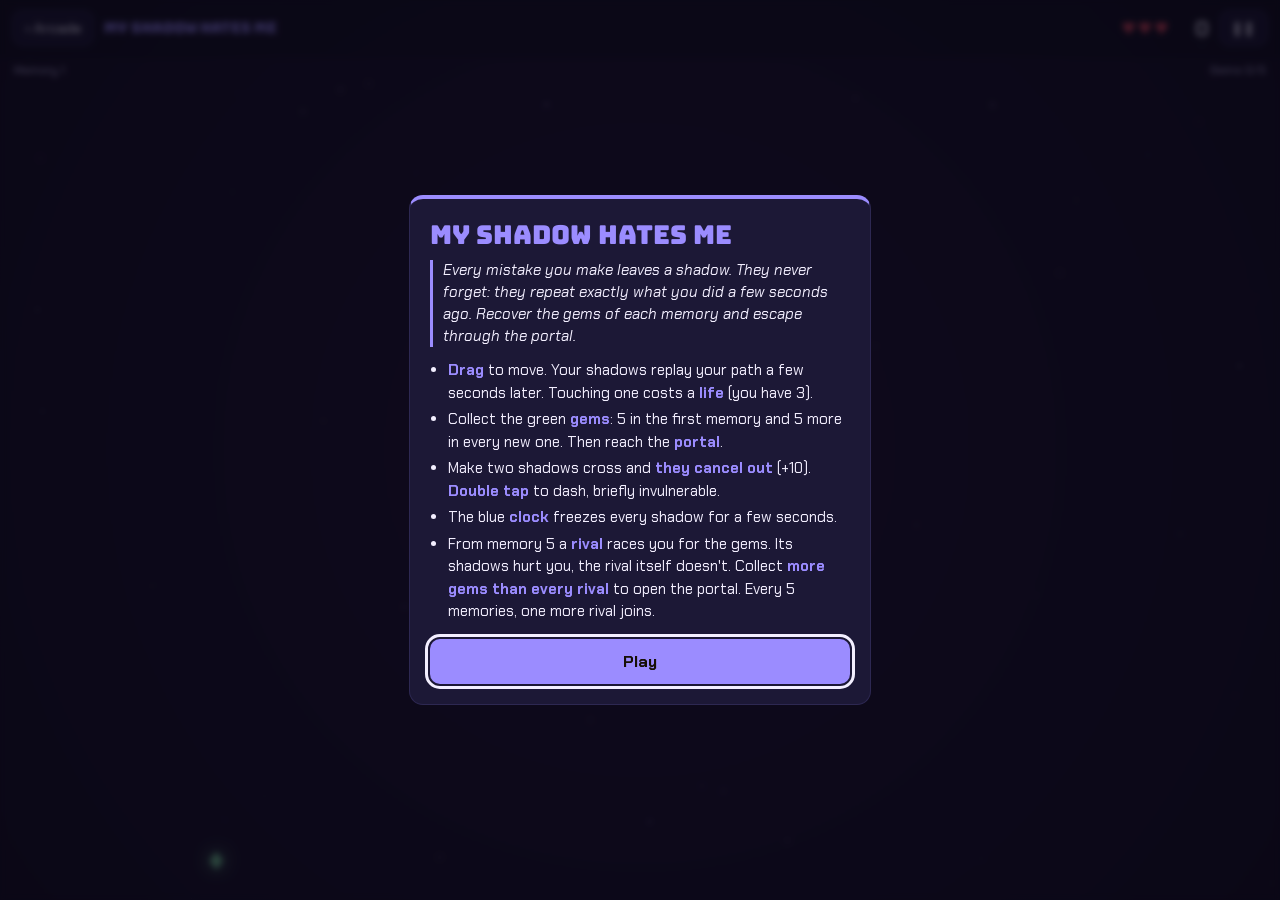
<file: games/my-shadow-hates-me/index.html>
<!doctype html>
<html lang="en">
<head>
<meta charset="utf-8">
<meta name="viewport" content="width=device-width,initial-scale=1,viewport-fit=cover">
<title>My Shadow Hates Me · Pocket Arcade</title>
<link rel="icon" href="../../assets/favicon.svg" type="image/svg+xml">
<link rel="preconnect" href="https://fonts.googleapis.com">
<link rel="preconnect" href="https://fonts.gstatic.com" crossorigin>
<link rel="stylesheet" href="https://fonts.googleapis.com/css2?family=Alfa+Slab+One&family=Bungee&family=Chakra+Petch:wght@400;600;700&family=Limelight&family=Special+Elite&display=swap">
<style>
body{margin:0;padding:0}
/* Layout: una sola pantalla de juego a sangre; menú de tres cartuchos apilados en móvil, en fila en escritorio. */
:root {
  color-scheme: dark;
  --noche: #120f24;
  --noche-2: #1c1836;
  --tinta: #f3efff;
  --tinta-2: #a9a2cc;
  --orbita: #ffb347;   /* Atasco Cósmico */
  --infierno: #ff4d5e; /* Ascensor del Infierno */
  --sombra: #9b8cff;   /* Mi Sombra Me Odia */
  --borde: #2d2852;
  --display: "Bungee", "Impact", "Arial Black", sans-serif;
  --ui: "Chakra Petch", "Trebuchet MS", system-ui, sans-serif;
}
[hidden] { display: none !important; }
html, body { height: 100%; }
body {
  background: var(--noche);
  color: var(--tinta);
  font-family: var(--ui);
  overflow: hidden;
  -webkit-user-select: none; user-select: none;
  -webkit-tap-highlight-color: transparent;
}
#app { position: relative; height: 100%; overflow: hidden; }
canvas { position: absolute; inset: 0; width: 100%; height: 100%; touch-action: none; display: block; }

/* ---------- Menú ---------- */
#menu {
  position: absolute; inset: 0; overflow-y: auto;
  padding-left: max(16px, env(safe-area-inset-left, 0px));
  padding-right: max(16px, env(safe-area-inset-right, 0px));
  padding-block: 28px 24px;
  background:
    radial-gradient(120% 60% at 50% -10%, #2a1f5c 0%, transparent 60%),
    var(--noche);
}
.menu-inner { max-width: 980px; margin: 0 auto; display: flex; flex-direction: column; gap: 22px; }
.marca { display: flex; flex-direction: column; gap: 6px; }
.marca h1 { font-family: var(--display); font-weight: 400; font-size: clamp(30px, 8vw, 54px); line-height: 1; margin: 0; letter-spacing: .5px; text-wrap: balance; }
.marca h1 span { color: var(--orbita); }
.marca p { margin: 0; color: var(--tinta-2); font-size: 15px; max-width: 52ch; }
.cartuchos { display: grid; grid-template-columns: 1fr; gap: 14px; }
@media (min-width: 760px) { .cartuchos { grid-template-columns: repeat(3, 1fr); } }
.cartucho {
  --c: var(--orbita);
  position: relative; text-align: left; cursor: pointer;
  display: grid; grid-template-columns: 76px 1fr; gap: 14px; align-items: center;
  padding: 14px; border-radius: 14px;
  background: var(--noche-2); color: var(--tinta);
  border: 1px solid var(--borde);
  font: inherit;
  transition: transform .15s ease, border-color .15s ease;
}
.cartucho:hover, .cartucho:focus-visible { border-color: var(--c); transform: translateY(-2px); outline: none; }
.cartucho:focus-visible { box-shadow: 0 0 0 3px color-mix(in srgb, var(--c) 40%, transparent); }
.cartucho canvas { position: static; width: 76px; height: 76px; border-radius: 10px; background: #0b0918; touch-action: auto; }
.cartucho h2 { font-family: var(--display); font-weight: 400; font-size: 19px; margin: 0 0 4px; color: var(--c); line-height: 1.1; }
.cartucho p { margin: 0; color: var(--tinta-2); font-size: 14px; line-height: 1.35; }
.cartucho .record { margin-top: 6px; font-size: 12px; letter-spacing: .08em; text-transform: uppercase; color: var(--tinta-2); font-variant-numeric: tabular-nums; }
.cartucho .record b { color: var(--tinta); }
.pie { color: var(--tinta-2); font-size: 12px; }

/* ---------- HUD ---------- */
#hud {
  position: absolute; top: 0; left: 0; right: 0; z-index: 5;
  display: flex; align-items: center; gap: 10px;
  padding-top: 10px; padding-bottom: 8px;
  padding-left: max(12px, env(safe-area-inset-left, 0px));
  padding-right: max(12px, env(safe-area-inset-right, 0px));
  pointer-events: none;
}
#hud > * { pointer-events: auto; }
.btn-hud {
  font: 600 14px var(--ui); color: var(--tinta); background: rgba(28,24,54,.8);
  border: 1px solid var(--borde); border-radius: 10px; padding: 8px 12px; cursor: pointer;
}
.btn-hud:focus-visible { outline: 2px solid var(--tinta); }
#hudTitulo { flex: 1; min-width: 0; font-family: var(--display); font-size: 15px; white-space: nowrap; overflow: hidden; text-overflow: ellipsis; }
#hudPuntos { font: 700 22px var(--ui); font-variant-numeric: tabular-nums; min-width: 2ch; text-align: right; }
#hudVidas { font-size: 16px; letter-spacing: 2px; }

/* ---------- Overlay ---------- */
#overlay {
  position: absolute; inset: 0; z-index: 8;
  display: grid; place-items: center;
  padding-left: max(16px, env(safe-area-inset-left, 0px));
  padding-right: max(16px, env(safe-area-inset-right, 0px));
  padding-block: 16px;
  background: rgba(10, 8, 22, .72);
  backdrop-filter: blur(3px);
}
.panel {
  --c: var(--orbita);
  width: min(420px, 100%); background: var(--noche-2); border: 1px solid var(--borde);
  border-top: 4px solid var(--c); border-radius: 14px; padding: 22px 20px 20px;
  display: flex; flex-direction: column; gap: 12px;
}
.panel h3 { font-family: var(--display); font-weight: 400; font-size: 26px; margin: 0; color: var(--c); line-height: 1.05; text-wrap: balance; }
.panel p { margin: 0; color: var(--tinta-2); font-size: 15px; line-height: 1.45; }
.panel ul { margin: 0; padding-left: 18px; color: var(--tinta); font-size: 15px; line-height: 1.5; display: grid; gap: 4px; }
.marcador { display: flex; gap: 24px; font-variant-numeric: tabular-nums; }
.marcador div { display: flex; flex-direction: column; }
.marcador small { font-size: 11px; letter-spacing: .1em; text-transform: uppercase; color: var(--tinta-2); }
.marcador strong { font: 700 34px var(--ui); }
.botones { display: flex; gap: 10px; flex-wrap: wrap; margin-top: 4px; }
.btn {
  font: 700 16px var(--ui); border-radius: 10px; padding: 12px 18px; cursor: pointer; border: 0;
  background: var(--c); color: #160f06; flex: 1;
}
.btn.sec { background: transparent; color: var(--tinta); border: 1px solid var(--borde); }
.btn:focus-visible { outline: 3px solid var(--tinta); outline-offset: 2px; }
.panel .intro { color: var(--tinta); font-style: italic; border-left: 3px solid var(--c); padding-left: 10px; }
.panel ul b { color: var(--c); font-weight: 700; }
.mejoras { display: grid; gap: 8px; }
.mejora {
  display: flex; flex-direction: column; gap: 2px; text-align: left; cursor: pointer;
  font: inherit; color: var(--tinta); background: #15122b; border: 1px solid var(--borde);
  border-radius: 10px; padding: 12px 14px;
}
.mejora b { font: 700 16px var(--ui); color: var(--c); }
.mejora span { color: var(--tinta-2); font-size: 14px; }
.mejora:hover, .mejora:focus-visible { border-color: var(--c); outline: none; }
.panel { max-height: calc(100% - 8px); overflow-y: auto; }
/* ---------- Tema "años 30" del Ascensor ---------- */
#app.retro #hud .btn-hud { background: #f8eed6; color: #1d1510; border: 2px solid #1d1510; font-family: "Special Elite", monospace; }
#app.retro #hudTitulo { font-family: "Limelight", serif; color: #1d1510 !important; }
#app.retro #hudPuntos { font-family: "Alfa Slab One", serif; color: #b8412f; font-weight: 400; }
#app.retro #hudVidas { color: #b8412f !important; }
#app.retro #overlay { background: rgba(40, 25, 10, .55); }
.panel.retro { background: #f8eed6; color: #1d1510; border: 2.5px solid #1d1510; border-top: 6px solid #b8412f; }
.panel.retro h3 { font-family: "Limelight", serif; color: #b8412f; }
.panel.retro p, .panel.retro .marcador small { color: #5a4636; font-family: "Special Elite", monospace; }
.panel.retro .intro { color: #1d1510; border-left-color: #b8412f; }
.panel.retro ul { color: #1d1510; }
.panel.retro ul b { color: #b8412f; }
.panel.retro .marcador strong { font-family: "Alfa Slab One", serif; font-weight: 400; color: #1d1510; }
.panel.retro .btn { background: #b8412f; color: #f8eed6; font-family: "Alfa Slab One", serif; font-weight: 400; letter-spacing: .03em; border: 2px solid #1d1510; }
.panel.retro .btn.sec { background: transparent; color: #1d1510; }
.panel.retro .mejora { background: #f1e3c2; border: 2px solid #1d1510; color: #1d1510; }
.panel.retro .mejora b { font-family: "Alfa Slab One", serif; font-weight: 400; color: #b8412f; }
.panel.retro .mejora span { color: #5a4636; font-family: "Special Elite", monospace; }
.panel.retro .mejora:hover, .panel.retro .mejora:focus-visible { border-color: #b8412f; }
@media (prefers-reduced-motion: reduce) { .cartucho { transition: none; } }
</style>
</head>
<body>
<div id="app">
  <canvas id="juego" aria-label="Game area"></canvas>

  <div id="hud" hidden>
    <button class="btn-hud" id="btnMenu" type="button">‹ Arcade</button>
    <div id="hudTitulo"></div>
    <div id="hudVidas" aria-label="Lives"></div>
    <div id="hudPuntos" aria-live="off">0</div>
    <button class="btn-hud" id="btnPausa" type="button" aria-label="Pause">❚❚</button>
  </div>

  <div id="overlay" hidden>
    <div class="panel" id="panel"></div>
  </div>

  <div id="menu" hidden></div>
</div>

<script>
(() => {
  "use strict";

  // ===================== Utilidades =====================
  const $ = (id) => document.getElementById(id);
  const cv = $("juego"), ctx = cv.getContext("2d");
  let W = 0, H = 0, DPR = 1;
  const TOP = 58; // alto reservado al HUD

  function resize() {
    DPR = Math.min(window.devicePixelRatio || 1, 2);
    const r = cv.getBoundingClientRect();
    W = r.width; H = r.height;
    cv.width = Math.round(W * DPR); cv.height = Math.round(H * DPR);
    ctx.setTransform(DPR, 0, 0, DPR, 0, 0);
    if (juego && juego.onResize) juego.onResize();
  }
  const rnd = (a, b) => a + Math.random() * (b - a);
  const clamp = (v, a, b) => Math.max(a, Math.min(b, v));
  const dist = (a, b) => Math.hypot(a.x - b.x, a.y - b.y);
  const css = (v) => getComputedStyle(document.documentElement).getPropertyValue(v).trim();

  const store = {
    get(k) { try { return Number(localStorage.getItem("arcade_" + k)) || 0; } catch (e) { return 0; } },
    set(k, v) { try { localStorage.setItem("arcade_" + k, String(v)); } catch (e) {} },
  };

  // Estrellas de fondo compartidas
  let estrellas = [];
  function genEstrellas() {
    estrellas = Array.from({ length: 90 }, () => ({ x: Math.random(), y: Math.random(), r: Math.random() * 1.3 + .2, a: Math.random() * .6 + .2 }));
  }
  function pintarEstrellas(alpha = 1) {
    ctx.save();
    for (const s of estrellas) {
      ctx.globalAlpha = s.a * alpha;
      ctx.fillStyle = "#cfc8ff";
      ctx.beginPath(); ctx.arc(s.x * W, s.y * H, s.r, 0, Math.PI * 2); ctx.fill();
    }
    ctx.restore();
  }

  // Textos flotantes (+1, etc.)
  let flotantes = [];
  function flotar(x, y, txt, color) { flotantes.push({ x, y, txt, color, t: 0 }); }
  function pintarFlotantes(dt) {
    ctx.save();
    ctx.textAlign = "center"; ctx.font = "700 16px " + css("--ui");
    flotantes = flotantes.filter((f) => (f.t += dt) < 0.9);
    for (const f of flotantes) {
      ctx.globalAlpha = 1 - f.t / 0.9;
      ctx.fillStyle = f.color;
      const mitad = ctx.measureText(f.txt).width / 2 + 8;
      ctx.fillText(f.txt, clamp(f.x, mitad, W - mitad), f.y - f.t * 40);
    }
    ctx.restore();
  }

  // Partículas de explosión
  let chispas = [];
  function explotar(x, y, color, n = 36) {
    for (let i = 0; i < n; i++) {
      const a = Math.random() * Math.PI * 2, v = rnd(60, 260);
      chispas.push({ x, y, vx: Math.cos(a) * v, vy: Math.sin(a) * v, t: 0, life: rnd(.5, 1.1), color });
    }
  }
  function pintarChispas(dt) {
    chispas = chispas.filter((c) => (c.t += dt) < c.life);
    for (const c of chispas) {
      c.x += c.vx * dt; c.y += c.vy * dt; c.vx *= .97; c.vy *= .97;
      ctx.globalAlpha = 1 - c.t / c.life;
      ctx.fillStyle = c.color;
      ctx.fillRect(c.x - 2, c.y - 2, 4, 4);
    }
    ctx.globalAlpha = 1;
  }

  // ===================== GAME: My Shadow Hates Me (v2) =====================
  const RECUERDOS = [
    "The morning you showed up late", "The call you never returned", "The exam you didn't study for",
    "The promise you forgot", "The message you never sent", "The door you slammed",
    "The friend you stopped calling", "The apology you never made", "The chance you let slip",
    "Everything you put off until tomorrow",
  ];
  const Sombra = {
    id: "sombra", nombre: "My Shadow Hates Me", color: "--sombra",
    desc: "Your past mistakes chase you, repeating every step you took. Collect the gems, outrace your rivals and escape each memory.",
    intro: "Every mistake you make leaves a shadow. They never forget: they repeat exactly what you did a few seconds ago. Recover the gems of each memory and escape through the portal.",
    reglas: [
      "<b>Drag</b> to move. Your shadows replay your path a few seconds later. Touching one costs a <b>life</b> (you have 3).",
      "Collect the green <b>gems</b>: 5 in the first memory and 5 more in every new one. Then reach the <b>portal</b>.",
      "Make two shadows cross and <b>they cancel out</b> (+10). <b>Double tap</b> to dash, briefly invulnerable.",
      "The blue <b>clock</b> freezes every shadow for a few seconds.",
      "From memory 5 a <b>rival</b> races you for the gems. Its shadows hurt you, the rival itself doesn't. Collect <b>more gems than every rival</b> to open the portal. Every 5 memories, one more rival joins.",
    ],
    BOTCOL: ["#ffb347", "#6ee7f9", "#f472b6", "#a3e635", "#fde047"],

    init() {
      this.puntos = 0; this.vidas = 3; this.over = false; this.motivo = null;
      this.sala = 0; this.escudos = 0; this.dashCD = 3; this.iman = 0; this.retrasoExtra = 0;
      this.vmax = 290; this.sens = 1.15;
      this.mejoraPendiente = null; this.trasMejora = null;
      this.nuevaSala();
    },
    nuevaSala() {
      this.sala++;
      this.t = 0;
      this.banner = { txt: "Memory " + this.sala + " · " + RECUERDOS[(this.sala - 1) % RECUERDOS.length], color: "#c4b5fd", t: 0 };
      const nb = Math.floor(this.sala / 5);
      this.avisoRival = (this.sala % 5 === 0) ? (nb === 1 ? "A RIVAL WANTS YOUR GEMS!" : "ANOTHER RIVAL JOINS!") : null;
      this.yo = { x: W / 2, y: TOP + (H - TOP) / 2, r: 12, nS: 0 };
      this.yo.hist = [{ t: 0, x: this.yo.x, y: this.yo.y }];
      this.pend = { x: 0, y: 0 };
      const esquinas = [[40, TOP + 40], [W - 40, H - 40], [W - 40, TOP + 40], [40, H - 40], [W / 2, TOP + 40]];
      this.bots = [];
      for (let i = 0; i < nb; i++) {
        const [x, y] = esquinas[i % esquinas.length];
        this.bots.push({ x, y, r: 12, nS: 0, gems: 0, hist: [{ t: 0, x, y }], color: this.BOTCOL[i % this.BOTCOL.length],
          vel: Math.min(260, 170 + (this.sala - 5) * 6) + i * 8, react: 0.8, wp: null, nombre: nb > 1 ? "R" + (i + 1) : "RIVAL" });
      }
      this.sombras = [];
      const k = Math.min(1 + Math.floor(this.sala / 2), 5);
      for (let i = 0; i < k; i++) this.agregarSombra(this.yo);
      for (const b of this.bots) this.agregarSombra(b);
      this.objetivo = 5 * this.sala; this.recogidos = 0; this.aparecidas = 0;
      this.portal = null;
      this.siguiente = this.intervalo();
      this.nuevaGema();
      this.reloj = null; this.proxReloj = rnd(8, 14); this.congelado = 0;
      this.dash = 0; this.dashT = 0; this.invul = 1.5; this.ultimoToque = -1; this.dir = { x: 0, y: -1 };
      this.hue = (250 + this.sala * 23) % 360;
    },
    intervalo() { return Math.max(4, 9 - this.sala * 0.4); },
    agregarSombra(owner) {
      const mias = this.sombras.filter((s) => s.owner === owner).length;
      if (mias >= (owner === this.yo ? 9 : 5)) return;
      const delay = 3 + this.retrasoExtra + (owner.nS % 5) * 1.5;
      this.sombras.push({ owner, delay, nace: 0, desde: this.t });
      owner.nS++;
    },
    nuevaGema() {
      this.esfera = this.nuevaPos(120);
      this.aparecidas++;
      for (const b of this.bots) b.react = rnd(0.25, 0.6);
    },
    onResize() { if (this.yo) { this.yo.x = clamp(this.yo.x, 14, W - 14); this.yo.y = clamp(this.yo.y, TOP + 14, H - 14); } },
    nuevaPos(lejos) {
      for (let i = 0; i < 40; i++) {
        const e = { x: rnd(30, W - 30), y: rnd(TOP + 40, H - 30) };
        if (!this.yo || dist(e, this.yo) > lejos) return e;
      }
      return { x: W / 2, y: TOP + 60 };
    },
    posEn(owner, t) {
      const h = owner.hist;
      if (t <= h[0].t) return h[0];
      let lo = 0, hi = h.length - 1;
      while (hi - lo > 1) { const m = (lo + hi) >> 1; if (h[m].t <= t) lo = m; else hi = m; }
      return h[lo];
    },
    registrar(owner) {
      owner.hist.push({ t: this.t, x: owner.x, y: owner.y });
      let maxDelay = 9; for (const s of this.sombras) if (s.owner === owner && s.delay > maxDelay) maxDelay = s.delay;
      maxDelay += 12;
      while (owner.hist.length > 2 && owner.hist[1].t < this.t - maxDelay) owner.hist.shift();
    },
    golpe(s) {
      if (this.invul > 0) return;
      if (this.escudos > 0) {
        this.escudos--; this.invul = 1.2;
        flotar(this.yo.x, this.yo.y - 20, "Shield broken!", "#6ee7f9");
        return;
      }
      s.muerta = true;
      this.vidas--; this.invul = 2;
      explotar(this.yo.x, this.yo.y, "#9b8cff", 40);
      flotar(this.yo.x, this.yo.y - 22, "-1 life", "#ff8a8a");
      if (this.vidas <= 0) { this.motivo = "Your past caught up with you."; this.over = true; }
    },
    maxRival() { return this.bots.reduce((m, b) => Math.max(m, b.gems), 0); },
    perderCarrera() {
      const mx = this.maxRival(), mine = this.recogidos;
      this.vidas--;
      explotar(this.yo.x, this.yo.y, "#ff4d5e", 40);
      if (this.vidas <= 0) { this.motivo = "Your rivals remembered better."; this.over = true; return; }
      this.mejoraPendiente = {
        titulo: "Memory lost",
        texto: "Your rival" + (this.bots.length > 1 ? "s" : "") + " got " + mx + " gems and you got " + mine + ". You lose a life. Try this memory again.",
        opciones: [{ t: "Try again", d: "Replay memory " + this.sala + ".", f: () => {} }],
      };
      this.trasMejora = () => { this.sala--; this.nuevaSala(); };
    },
    alRecoger(quien) {
      const e = this.esfera;
      if (quien === this.yo) { this.recogidos++; this.puntos += 5; flotar(e.x, e.y - 10, "+5", "#7ee0a1"); }
      else { quien.gems++; flotar(e.x, e.y - 10, quien.nombre + " +1", quien.color); }
      this.esfera = null;
      const resto = this.objetivo - this.aparecidas;
      if (!this.bots.length) {
        if (this.recogidos >= this.objetivo) { this.abrirPortal("The portal is open!"); return; }
      } else {
        const mx = this.maxRival();
        if (this.recogidos > mx + resto) { this.abrirPortal("You won the race! Reach the portal"); return; }
        if (mx >= this.recogidos + resto) { this.perderCarrera(); return; }
      }
      this.nuevaGema();
    },
    abrirPortal(txt) {
      this.portal = this.nuevaPos(160);
      flotar(W / 2, TOP + 70, txt, "#7ee0a1");
    },
    update(dt) {
      this.t += dt;
      if (this.banner && (this.banner.t += dt) > 2.6) {
        this.banner = this.avisoRival ? { txt: this.avisoRival, color: "#ffb347", t: 0 } : null;
        this.avisoRival = null;
      }
      this.dash = Math.max(0, this.dash - dt);
      this.invul = Math.max(0, this.invul - dt);
      this.congelado = Math.max(0, this.congelado - dt);

      // me: follow the finger, but with a top speed
      const yo = this.yo;
      const pl = Math.hypot(this.pend.x, this.pend.y);
      if (pl > 140) { this.pend.x *= 140 / pl; this.pend.y *= 140 / pl; }
      if (this.dashT > 0) {
        const v = 520 * dt; this.dashT -= dt;
        yo.x += this.dir.x * v; yo.y += this.dir.y * v;
      } else {
        const m = Math.hypot(this.pend.x, this.pend.y), paso = Math.min(m, this.vmax * dt);
        if (paso > 0) { const ux = this.pend.x / m, uy = this.pend.y / m; yo.x += ux * paso; yo.y += uy * paso; this.pend.x -= ux * paso; this.pend.y -= uy * paso; }
      }
      yo.x = clamp(yo.x, 14, W - 14); yo.y = clamp(yo.y, TOP + 14, H - 14);
      this.registrar(yo);

      // rivals: chase the gem; wander while the portal is open
      this.bots.forEach((b, i) => {
        let tx, ty, v = b.vel;
        if (this.esfera) {
          b.react -= dt;
          if (b.react > 0) v = b.vel * 0.25;
          const a = Math.atan2(this.esfera.y - b.y, this.esfera.x - b.x) + Math.sin(this.t * 3 + i * 2) * 0.25;
          tx = b.x + Math.cos(a) * 100; ty = b.y + Math.sin(a) * 100;
        } else {
          if (!b.wp || dist(b, b.wp) < 20) b.wp = this.nuevaPos(0);
          tx = b.wp.x; ty = b.wp.y; v = b.vel * 0.5;
        }
        const d = Math.hypot(tx - b.x, ty - b.y) || 1;
        b.x += (tx - b.x) / d * v * dt; b.y += (ty - b.y) / d * v * dt;
        b.x = clamp(b.x, 14, W - 14); b.y = clamp(b.y, TOP + 14, H - 14);
        this.registrar(b);
      });

      if ((this.siguiente -= dt) <= 0) {
        this.agregarSombra(yo);
        for (const b of this.bots) this.agregarSombra(b);
        this.siguiente = this.intervalo();
        flotar(W / 2, TOP + 70, "Another mistake is chasing you", "#c4b5fd");
      }

      // shadows (frozen by the clock)
      for (const s of this.sombras) {
        if (this.congelado > 0 && s.x != null) { s.delay += dt; continue; }
        if (this.t - s.desde < s.delay) continue;
        s.nace = Math.min(1, s.nace + dt * 1.2);
        s.tt = this.t - s.delay;
        const p = this.posEn(s.owner, s.tt);
        s.x = p.x; s.y = p.y;
      }
      const activas = this.sombras.filter((s) => s.x != null && s.nace >= 1);
      for (const s of activas) if (!s.muerta && dist(s, yo) < yo.r * 1.6) this.golpe(s);

      // two shadows crossing cancel each other out
      for (let i = 0; i < activas.length; i++) for (let j = i + 1; j < activas.length; j++) {
        const a = activas[i], b = activas[j];
        if (a.muerta || b.muerta) continue;
        if ((a.owner !== b.owner || Math.abs(a.delay - b.delay) > 0.2) && dist(a, b) < 18) {
          a.muerta = b.muerta = true;
          explotar((a.x + b.x) / 2, (a.y + b.y) / 2, "#5b4fb8", 28);
          this.puntos += 10;
          flotar((a.x + b.x) / 2, (a.y + b.y) / 2 - 14, "Cancelled out! +10", "#c4b5fd");
        }
      }
      this.sombras = this.sombras.filter((s) => !s.muerta);
      if (this.over) return;

      // gems: whoever touches first takes it
      if (this.esfera) {
        if (dist(this.esfera, yo) < yo.r + 12 + this.iman) this.alRecoger(yo);
        else for (const b of this.bots) if (dist(this.esfera, b) < b.r + 12) { this.alRecoger(b); break; }
      }
      if (this.over || this.mejoraPendiente) return;
      // clock
      if (!this.reloj && (this.proxReloj -= dt) <= 0) { this.reloj = this.nuevaPos(100); this.reloj.vida = 7; }
      if (this.reloj) {
        this.reloj.vida -= dt;
        if (dist(this.reloj, yo) < yo.r + 14 + this.iman) {
          this.congelado = 3; this.reloj = null; this.proxReloj = rnd(12, 18);
          flotar(yo.x, yo.y - 20, "Time frozen!", "#6ee7f9");
        } else if (this.reloj.vida <= 0) { this.reloj = null; this.proxReloj = rnd(10, 16); }
      }
      // portal
      if (this.portal && dist(this.portal, yo) < yo.r + 18) {
        this.puntos += 25;
        this.mejoraPendiente = this.opciones();
        this.trasMejora = () => this.nuevaSala();
      }
    },
    opciones() {
      const todas = [
        { t: "Shield", d: "Survive one shadow hit for free.", f: () => { this.escudos++; } },
        { t: "Second chance", d: "Get one life back (max 5).", f: () => { this.vidas = Math.min(5, this.vidas + 1); }, si: () => this.vidas < 5 },
        { t: "Quick dash", d: "Double tap recharges faster.", f: () => { this.dashCD = Math.max(1.2, this.dashCD - 0.8); }, si: () => this.dashCD > 1.2 },
        { t: "Magnet", d: "Grab gems and clocks from farther away.", f: () => { this.iman += 22; }, si: () => this.iman < 66 },
        { t: "Slow memory", d: "Your shadows trail half a second further behind.", f: () => { this.retrasoExtra += 0.5; }, si: () => this.retrasoExtra < 2 },
        { t: "Light feet", d: "Your top speed goes up 15%.", f: () => { this.vmax *= 1.15; this.sens *= 1.1; }, si: () => this.vmax < 480 },
      ].filter((o) => !o.si || o.si());
      const prox = this.sala + 1, rivales = Math.floor(prox / 5);
      const extra = prox % 5 === 0 ? " Watch out: " + (rivales === 1 ? "a rival joins" : "another rival joins") + " next memory." : "";
      return { titulo: "Memory cleared", texto: "+25 points. Next memory: " + (5 * prox) + " gems." + extra + " Pick an upgrade:", opciones: todas.sort(() => Math.random() - 0.5).slice(0, 3) };
    },
    onDown(x, y) {
      const ahora = performance.now();
      if (ahora - this.ultimoToque < 300 && this.dash <= 0) {
        this.dash = this.dashCD; this.dashT = 0.16; this.invul = Math.max(this.invul, 0.45);
        flotar(this.yo.x, this.yo.y - 20, "Dash!", "#f3efff");
      }
      this.ultimoToque = ahora;
    },
    onMove(x, y, dx, dy) {
      this.pend.x += dx * this.sens; this.pend.y += dy * this.sens;
      const m = Math.hypot(dx, dy);
      if (m > 1.5) this.dir = { x: dx / m, y: dy / m };
    },
    dibujarJugador(p, color, ojos) {
      ctx.save(); ctx.shadowColor = color; ctx.shadowBlur = 20; ctx.fillStyle = color;
      ctx.beginPath(); ctx.arc(p.x, p.y, p.r, 0, Math.PI * 2); ctx.fill(); ctx.restore();
      ctx.fillStyle = "#120f24";
      if (ojos === "visor") { ctx.fillRect(p.x - 7, p.y - 4, 14, 4); }
      else { ctx.beginPath(); ctx.arc(p.x - 4, p.y - 2, 2, 0, Math.PI * 2); ctx.arc(p.x + 4, p.y - 2, 2, 0, Math.PI * 2); ctx.fill(); }
    },
    draw() {
      ctx.fillStyle = "hsla(" + this.hue + ",60%,40%,.08)"; ctx.fillRect(0, TOP, W, H - TOP);
      const vg = ctx.createRadialGradient(W / 2, H / 2, Math.min(W, H) * 0.25, W / 2, H / 2, Math.max(W, H) * 0.75);
      vg.addColorStop(0, "rgba(0,0,0,0)"); vg.addColorStop(1, "rgba(0,0,0,.55)");
      ctx.fillStyle = vg; ctx.fillRect(0, 0, W, H);

      // shadow trails
      for (const s of this.sombras) {
        if (s.x == null) continue;
        ctx.strokeStyle = s.owner === this.yo ? "rgba(155,140,255,.12)" : "rgba(255,179,71,.08)"; ctx.lineWidth = 6; ctx.lineCap = "round";
        ctx.beginPath(); let first = true;
        for (let tt = s.tt ?? 0; tt <= this.t; tt += 0.08) {
          const p = this.posEn(s.owner, tt);
          if (first) { ctx.moveTo(p.x, p.y); first = false; } else ctx.lineTo(p.x, p.y);
        }
        ctx.stroke();
      }
      // portal
      if (this.portal) {
        const P = this.portal, a = this.t * 3;
        ctx.save(); ctx.shadowColor = "#7ee0a1"; ctx.shadowBlur = 24; ctx.strokeStyle = "#7ee0a1"; ctx.lineWidth = 3;
        for (let k = 0; k < 3; k++) { ctx.beginPath(); ctx.arc(P.x, P.y, 12 + k * 6, a + k, a + k + Math.PI * 1.3); ctx.stroke(); }
        ctx.restore();
      }
      // gem
      if (this.esfera) {
        const pulse = 1 + Math.sin(this.t * 6) * 0.12;
        ctx.save(); ctx.shadowColor = "#7ee0a1"; ctx.shadowBlur = 18; ctx.fillStyle = "#7ee0a1";
        ctx.translate(this.esfera.x, this.esfera.y); ctx.rotate(this.t);
        ctx.beginPath(); ctx.moveTo(0, -9 * pulse); ctx.lineTo(7 * pulse, 0); ctx.lineTo(0, 9 * pulse); ctx.lineTo(-7 * pulse, 0); ctx.closePath(); ctx.fill();
        ctx.restore();
      }
      // clock
      if (this.reloj) {
        const R = this.reloj;
        ctx.globalAlpha = R.vida < 2 ? (Math.sin(this.t * 20) > 0 ? 1 : 0.3) : 1;
        ctx.strokeStyle = "#6ee7f9"; ctx.lineWidth = 2.5;
        ctx.beginPath(); ctx.arc(R.x, R.y, 10, 0, Math.PI * 2); ctx.stroke();
        ctx.beginPath(); ctx.moveTo(R.x, R.y); ctx.lineTo(R.x, R.y - 6); ctx.moveTo(R.x, R.y); ctx.lineTo(R.x + 5, R.y); ctx.stroke();
        ctx.globalAlpha = 1;
      }
      // shadows (mine: violet with red eyes; rivals': outlined in their colour)
      for (const s of this.sombras) {
        if (s.x == null) continue;
        const mia = s.owner === this.yo, col = mia ? "#5b4fb8" : s.owner.color;
        ctx.globalAlpha = 0.35 + 0.65 * s.nace;
        ctx.fillStyle = "#05030d"; ctx.strokeStyle = this.congelado > 0 ? "#6ee7f9" : col; ctx.lineWidth = 2;
        ctx.beginPath(); ctx.arc(s.x, s.y, 13, 0, Math.PI * 2); ctx.fill(); ctx.stroke();
        ctx.fillStyle = this.congelado > 0 ? "#6ee7f9" : (mia ? "#ff4d5e" : col);
        if (mia) { ctx.beginPath(); ctx.arc(s.x - 4, s.y - 2, 2, 0, Math.PI * 2); ctx.arc(s.x + 4, s.y - 2, 2, 0, Math.PI * 2); ctx.fill(); }
        else ctx.fillRect(s.x - 6, s.y - 3, 12, 3);
        ctx.globalAlpha = 1;
      }
      // rivals
      for (const b of this.bots) {
        this.dibujarJugador(b, b.color, "visor");
        ctx.fillStyle = b.color; ctx.font = "700 9px " + css("--ui"); ctx.textAlign = "center"; ctx.textBaseline = "alphabetic";
        ctx.fillText(b.nombre, b.x, b.y - 17);
      }
      // me
      ctx.save(); ctx.globalAlpha = this.invul > 0 && Math.sin(this.t * 30) > 0 ? 0.5 : 1;
      this.dibujarJugador(this.yo, "#f3efff", "ojos"); ctx.restore();
      for (let k = 0; k < this.escudos; k++) {
        ctx.strokeStyle = "#6ee7f9"; ctx.lineWidth = 2;
        ctx.beginPath(); ctx.arc(this.yo.x, this.yo.y, this.yo.r + 6 + k * 4, 0, Math.PI * 2); ctx.stroke();
      }
      if (this.dash > 0) {
        ctx.strokeStyle = "rgba(243,239,255,.5)"; ctx.lineWidth = 2;
        ctx.beginPath(); ctx.arc(this.yo.x, this.yo.y, this.yo.r + 4, -Math.PI / 2, -Math.PI / 2 + Math.PI * 2 * (1 - this.dash / this.dashCD)); ctx.stroke();
      }
      // progress
      ctx.font = "600 11px " + css("--ui"); ctx.textBaseline = "alphabetic";
      ctx.textAlign = "left"; ctx.fillStyle = "#a9a2cc";
      ctx.fillText("Memory " + this.sala, 14, TOP + 16);
      ctx.textAlign = "right";
      if (this.portal) { ctx.fillStyle = "#7ee0a1"; ctx.fillText("Go to the portal!", W - 14, TOP + 16); }
      else if (!this.bots.length) { ctx.fillStyle = "#a9a2cc"; ctx.fillText("Gems " + this.recogidos + "/" + this.objetivo, W - 14, TOP + 16); }
      else {
        // race scoreboard, drawn right-to-left
        let x = W - 14;
        const trozos = [["#a9a2cc", "  ·  " + (this.objetivo - this.aparecidas + (this.esfera ? 1 : 0)) + " left"]];
        for (let i = this.bots.length - 1; i >= 0; i--) trozos.push([this.bots[i].color, "  " + this.bots[i].nombre + " " + this.bots[i].gems]);
        trozos.push(["#f3efff", "You " + this.recogidos]);
        for (const [c, txt] of trozos) { ctx.fillStyle = c; ctx.fillText(txt, x, TOP + 16); x -= ctx.measureText(txt).width; }
      }
      pintarBanner(this.banner);
    },
  };

  function pintarBanner(b) {
    if (!b) return;
    const a = b.t < 0.3 ? b.t / 0.3 : b.t > 2 ? Math.max(0, 1 - (b.t - 2) / 0.5) : 1;
    ctx.save();
    ctx.globalAlpha = a;
    ctx.font = "400 " + (W < 420 ? 15 : 19) + "px " + css("--display");
    ctx.textAlign = "center"; ctx.textBaseline = "middle";
    const w = Math.min(W - 24, ctx.measureText(b.txt).width + 28);
    ctx.fillStyle = "rgba(10,8,22,.75)";
    ctx.beginPath(); ctx.roundRect(W / 2 - w / 2, TOP + 26, w, 36, 10); ctx.fill();
    ctx.fillStyle = b.color;
    ctx.fillText(b.txt, W / 2, TOP + 45, W - 40);
    ctx.restore();
  }

  const JUEGOS = [Sombra];

  // ===================== Control de partida =====================
  let juego = null, estado = "menu"; // menu | intro | jugando | pausa | fin

  function abrir(j) {
    juego = j; estado = "intro";
    $("app").classList.toggle("retro", !!j.retro);
    $("menu").hidden = true; $("hud").hidden = false;
    $("hudTitulo").textContent = j.nombre;
    $("hudTitulo").style.color = "var(" + j.color + ")";
    flotantes = []; chispas = [];
    juego.init();
    actualizarHud();
    const ul = j.reglas.map((r) => "<li>" + r + "</li>").join("");
    panel(j, `<h3>${j.nombre}</h3>${j.intro ? `<p class="intro">${j.intro}</p>` : ""}<ul>${ul}</ul>
      <div class="botones"><button class="btn" id="bJugar" type="button">Play</button></div>`);
    $("bJugar").onclick = empezar; $("bJugar").focus();
  }
  function empezar() { juego.init(); flotantes = []; chispas = []; estado = "jugando"; $("overlay").hidden = true; actualizarHud(); }
  function panel(j, html) {
    const p = $("panel"); p.style.setProperty("--c", "var(" + j.color + ")"); p.innerHTML = html;
    p.classList.toggle("retro", !!j.retro);
    $("overlay").hidden = false;
  }
  function pausar() {
    if (estado !== "jugando") return;
    estado = "pausa";
    panel(juego, `<h3>Paused</h3><p>Score: ${juego.puntos}</p>
      <div class="botones"><button class="btn" id="bSeguir" type="button">Resume</button>
      <button class="btn sec" id="bSalir" type="button">Arcade</button></div>`);
    $("bSeguir").onclick = () => { estado = "jugando"; $("overlay").hidden = true; };
    $("bSalir").onclick = menu; $("bSeguir").focus();
  }
  function fin() {
    estado = "fin";
    const rec = store.get(juego.id), nuevo = juego.puntos > rec;
    if (nuevo) store.set(juego.id, juego.puntos);
    const frases = {
      atasco: "Planetary pile-up. Space traffic shows no mercy.",
      ascensor: "The tenants have called a building meeting. You lasted " + (juego.turno - 1) + " shifts.",
      sombra: (juego.motivo || "Your past caught up with you.") + " You reached memory " + juego.sala + ".",
    };
    setTimeout(() => {
      panel(juego, `<h3>${nuevo ? "New high score!" : "Game over"}</h3><p>${frases[juego.id]}</p>
        <div class="marcador"><div><small>Score</small><strong>${juego.puntos}</strong></div>
        <div><small>Best</small><strong>${Math.max(rec, juego.puntos)}</strong></div></div>
        <div class="botones"><button class="btn" id="bOtra" type="button">Play again</button>
        <button class="btn sec" id="bMenu2" type="button">Arcade</button></div>`);
      $("bOtra").onclick = empezar; $("bMenu2").onclick = menu; $("bOtra").focus();
    }, 650);
  }
  function mostrarMejoras() {
    const m = juego.mejoraPendiente; juego.mejoraPendiente = null;
    estado = "mejora";
    const botones = m.opciones.map((o, i) =>
      `<button class="mejora" id="mej${i}" type="button"><b>${o.t}</b><span>${o.d}</span></button>`).join("");
    panel(juego, `<h3>${m.titulo}</h3><p>${m.texto}</p><div class="mejoras">${botones}</div>`);
    m.opciones.forEach((o, i) => {
      $("mej" + i).onclick = () => {
        o.f();
        if (juego.trasMejora) { juego.trasMejora(); juego.trasMejora = null; }
        estado = "jugando"; $("overlay").hidden = true; actualizarHud();
      };
    });
    $("mej0").focus();
  }
  function menu() { location.href = "../../index.html"; }
  function actualizarHud() {
    if (!juego) return;
    $("hudPuntos").textContent = juego.puntos;
    $("hudVidas").textContent = juego.vidas == null ? "" : "♥".repeat(Math.max(0, juego.vidas)) + "♡".repeat(Math.max(0, 3 - juego.vidas));
    $("hudVidas").style.color = "var(--infierno)";
  }
  $("btnMenu").onclick = menu;
  $("btnPausa").onclick = pausar;
  document.addEventListener("visibilitychange", () => { if (document.hidden) pausar(); });

  // ===================== Entrada =====================
  let puntero = null;
  cv.addEventListener("pointerdown", (e) => {
    if (estado !== "jugando") return;
    const r = cv.getBoundingClientRect();
    puntero = { id: e.pointerId, x: e.clientX - r.left, y: e.clientY - r.top };
    try { cv.setPointerCapture(e.pointerId); } catch (_) {}
    juego.onDown && juego.onDown(puntero.x, puntero.y);
    e.preventDefault();
  });
  cv.addEventListener("pointermove", (e) => {
    if (estado !== "jugando" || !puntero || e.pointerId !== puntero.id) return;
    const r = cv.getBoundingClientRect();
    const x = e.clientX - r.left, y = e.clientY - r.top;
    juego.onMove && juego.onMove(x, y, x - puntero.x, y - puntero.y);
    puntero.x = x; puntero.y = y;
  });
  const soltar = () => { puntero = null; };
  cv.addEventListener("pointerup", soltar); cv.addEventListener("pointercancel", soltar);
  window.addEventListener("keydown", (e) => {
    if (e.key === "Escape" || e.key === "p") { estado === "jugando" ? pausar() : null; }
    if (juego && juego.teclas) juego.teclas[e.key] = true;
  });
  window.addEventListener("keyup", (e) => { if (juego && juego.teclas) juego.teclas[e.key] = false; });

  // ===================== Bucle =====================
  let ultimo = performance.now();
  function bucle(ahora) {
    const dt = Math.min(0.05, (ahora - ultimo) / 1000); ultimo = ahora;
    ctx.fillStyle = css("--noche"); ctx.fillRect(0, 0, W, H);
    if (estado === "menu") { requestAnimationFrame(bucle); return; }
    if (!juego.retro) pintarEstrellas(1);
    if (estado === "jugando") {
      juego.update(dt);
      actualizarHud();
      if (juego.over) fin();
      else if (juego.mejoraPendiente) mostrarMejoras();
    }
    juego.draw();
    pintarChispas(estado === "pausa" ? 0 : dt);
    pintarFlotantes(estado === "pausa" ? 0 : dt);
    requestAnimationFrame(bucle);
  }

  function arrancar() {
    genEstrellas(); resize();
    window.addEventListener("resize", resize);
    requestAnimationFrame(bucle);
    abrir(JUEGOS[0]);
  }

  arrancar();
})();
</script>
</body>
</html>
</file>
<file: assets/style.css>
:root {
  color-scheme: dark;
  --bg: #07050f; --bg-2: #0e0a1f; --card: #140f2c; --line: #2a2257;
  --ink: #f4f0ff; --ink-2: #a9a1d1;
  --pink: #ff3df2; --cyan: #2ef2ff; --yellow: #ffd23f;
  --display: "Bungee", Impact, "Arial Black", sans-serif;
  --ui: "Chakra Petch", "Segoe UI", system-ui, sans-serif;
  --pix: "Press Start 2P", ui-monospace, monospace;
  --wrap: 1200px;
}
*, *::before, *::after { box-sizing: border-box; }
html { scroll-behavior: smooth; scroll-padding-top: 80px; }
body { margin: 0; background: var(--bg); color: var(--ink); font: 16px/1.5 var(--ui); overflow-x: hidden; -webkit-tap-highlight-color: transparent; }
a { color: inherit; text-decoration: none; }
img { display: block; max-width: 100%; }
.wrap { max-width: var(--wrap); margin: 0 auto; padding-inline: max(20px, env(safe-area-inset-left)); }
.crt { pointer-events: none; position: fixed; inset: 0; z-index: 100;
  background: repeating-linear-gradient(to bottom, rgba(255,255,255,.022) 0 1px, transparent 1px 3px); }

/* ---------- NAV ---------- */
.nav { position: sticky; top: 0; z-index: 40; backdrop-filter: blur(14px) saturate(140%); -webkit-backdrop-filter: blur(14px) saturate(140%);
  background: rgba(7,5,15,.55); border-bottom: 1px solid rgba(255,255,255,.06); }
.nav .wrap { display: flex; align-items: center; gap: 24px; height: 64px; }
.brand { display: flex; align-items: center; gap: 10px; font: 400 18px var(--display); letter-spacing: .5px; }
.brand svg { width: 30px; height: 30px; filter: drop-shadow(0 0 8px rgba(255,61,242,.6)); }
.brand b { color: var(--cyan); font-weight: 400; }
.nav-links { display: flex; gap: 22px; margin-left: auto; font-weight: 600; font-size: 14px; letter-spacing: .08em; text-transform: uppercase; color: var(--ink-2); }
.nav-links a:hover { color: var(--ink); }
.nav-cta { font: 10px var(--pix); padding: 10px 14px; background: var(--yellow); color: #07050f; border-radius: 6px; box-shadow: 0 0 18px rgba(255,210,63,.35); }
@media (max-width: 640px) { .nav-links { display: none; } .nav-cta { margin-left: auto; } }

/* ---------- HERO ---------- */
.hero { position: relative; isolation: isolate; overflow: hidden; min-height: min(88svh, 780px); display: grid; place-items: center; text-align: center; margin-top: -64px; padding: 120px 20px 200px; }
.sky { position: absolute; inset: 0; z-index: -1;
  background: radial-gradient(60% 55% at 50% 28%, #3b1670 0%, transparent 70%), linear-gradient(#07050f 0%, #190b38 58%, #2b0b45 64%, #07050f 100%); }
.sky::before { content: ""; position: absolute; inset: 0 0 40% 0;
  background-image: radial-gradient(1.5px 1.5px at 12% 22%, #fff 50%, transparent 51%), radial-gradient(1px 1px at 28% 46%, #cfc8ff 50%, transparent 51%),
    radial-gradient(1.5px 1.5px at 45% 14%, #fff 50%, transparent 51%), radial-gradient(1px 1px at 66% 34%, #cfc8ff 50%, transparent 51%),
    radial-gradient(1.5px 1.5px at 80% 18%, #fff 50%, transparent 51%), radial-gradient(1px 1px at 92% 46%, #cfc8ff 50%, transparent 51%),
    radial-gradient(1.5px 1.5px at 36% 30%, #2ef2ff 50%, transparent 51%), radial-gradient(1.5px 1.5px at 86% 36%, #ff3df2 50%, transparent 51%);
  animation: twinkle 4s ease-in-out infinite alternate; }
@keyframes twinkle { to { opacity: .5; } }
.sun { position: absolute; left: 50%; top: 64%; width: min(460px, 82vw); aspect-ratio: 1; transform: translate(-50%, -100%); border-radius: 50%;
  background: linear-gradient(#ffe45c 0%, #ff8a3d 45%, #ff3df2 100%); box-shadow: 0 0 90px rgba(255,61,242,.45), 0 0 180px rgba(255,138,61,.25); opacity: .85;
  -webkit-mask: repeating-linear-gradient(#000 0 calc(10% - 3px), transparent calc(10% - 3px) 10%) bottom / 100% 50% no-repeat, linear-gradient(#000,#000) top / 100% 50% no-repeat;
          mask: repeating-linear-gradient(#000 0 calc(10% - 3px), transparent calc(10% - 3px) 10%) bottom / 100% 50% no-repeat, linear-gradient(#000,#000) top / 100% 50% no-repeat; }
.floor { position: absolute; left: 0; right: 0; bottom: 0; height: 36%; perspective: 500px; overflow: hidden;
  background: linear-gradient(#2b0b45, #07050f 90%); border-top: 2px solid var(--pink); box-shadow: 0 -6px 30px rgba(255,61,242,.6); }
.grid { position: absolute; left: -50%; right: -50%; top: 0; height: 200%; transform-origin: top center; transform: rotateX(70deg);
  background-image: linear-gradient(to right, rgba(46,242,255,.5) 1px, transparent 1px), linear-gradient(rgba(46,242,255,.5) 1px, transparent 1px);
  background-size: 60px 60px; animation: drive 1.4s linear infinite;
  -webkit-mask: linear-gradient(transparent, #000 20%, #000 60%, transparent); mask: linear-gradient(transparent, #000 20%, #000 60%, transparent); }
@keyframes drive { to { background-position: 0 60px; } }
.hero-in { display: flex; flex-direction: column; align-items: center; gap: 20px; max-width: 860px; }
.coin { font: 11px var(--pix); color: var(--yellow); letter-spacing: 3px; animation: blink 1.1s steps(2) infinite; margin: 0; }
@keyframes blink { 50% { opacity: 0; } }
.hero h1 { margin: 0; font: 400 clamp(46px, 11vw, 124px)/.9 var(--display); color: #fff;
  text-shadow: 0 0 6px #fff, 0 0 24px var(--pink), 0 0 52px var(--pink), 5px 5px 0 #5b0f7a; }
.hero h1 span { display: block; color: var(--cyan); text-shadow: 0 0 6px #fff, 0 0 24px var(--cyan), 0 0 52px var(--cyan), 5px 5px 0 #0d3f6a; }
.hero h1:hover { animation: glitch .35s steps(2) 2; }
@keyframes glitch { 25% { transform: translate(-3px,2px) skewX(4deg); } 50% { transform: translate(3px,-1px); filter: hue-rotate(60deg); } 75% { transform: translate(-2px,-2px) skewX(-3deg); } }
.lead { margin: 0; max-width: 52ch; color: #ddd8f7; font-size: clamp(16px, 2.2vw, 19px); text-shadow: 0 2px 14px #07050f, 0 0 4px #07050f; }
.hero-actions { display: flex; flex-wrap: wrap; gap: 14px; justify-content: center; margin-top: 6px; }
.btn-start { font: 13px var(--pix); letter-spacing: 2px; padding: 17px 26px; color: #07050f; background: var(--yellow);
  box-shadow: 0 0 0 3px #07050f, 0 0 0 5px var(--yellow), 0 0 30px rgba(255,210,63,.6); transition: transform .15s, box-shadow .15s, background .15s; }
.btn-start:hover, .btn-start:focus-visible { transform: translateY(-3px); background: #fff; outline: none; box-shadow: 0 0 0 3px #07050f, 0 0 0 5px var(--pink), 0 0 40px rgba(255,61,242,.7); }
.btn-ghost { font: 600 15px var(--ui); letter-spacing: .06em; text-transform: uppercase; padding: 15px 22px; border: 1px solid rgba(255,255,255,.25); border-radius: 4px; background: rgba(7,5,15,.4); backdrop-filter: blur(6px); }
.btn-ghost:hover { border-color: var(--cyan); color: var(--cyan); }
.stats { position: absolute; left: 0; right: 0; bottom: 34px; display: flex; justify-content: center; gap: clamp(20px, 6vw, 70px); }
.stat { display: flex; flex-direction: column; align-items: center; gap: 4px; }
.stat b { font: 700 clamp(26px, 4vw, 38px)/1 var(--ui); font-variant-numeric: tabular-nums; color: var(--yellow); text-shadow: 0 0 14px rgba(255,210,63,.55); }
.stat small { font: 8px var(--pix); letter-spacing: 1.5px; color: var(--ink-2); }

/* ---------- SECTIONS ---------- */
section { padding: 72px 0 24px; }
.head { display: flex; flex-wrap: wrap; align-items: end; justify-content: space-between; gap: 16px 24px; margin-bottom: 28px; }
.head h2 { margin: 0; font: 400 clamp(26px, 4vw, 38px)/1 var(--display); display: flex; align-items: center; gap: 14px; }
.idx { font: 11px var(--pix); color: var(--pink); border: 2px solid var(--pink); padding: 6px 8px; box-shadow: 0 0 12px rgba(255,61,242,.45); }

/* Featured */
.featured { --c: var(--cyan); position: relative; display: grid; grid-template-columns: 1.25fr 1fr; overflow: hidden; border-radius: 22px;
  background: radial-gradient(120% 120% at 0% 0%, color-mix(in srgb, var(--c) 22%, transparent), transparent 60%), var(--card);
  border: 1px solid color-mix(in srgb, var(--c) 40%, var(--line)); box-shadow: 0 30px 80px -30px color-mix(in srgb, var(--c) 55%, transparent); }
.featured .cover { aspect-ratio: 16/10; min-height: 100%; }
.featured .info { padding: clamp(24px, 4vw, 44px); display: flex; flex-direction: column; justify-content: center; gap: 16px; }
.featured .kicker { font: 9px var(--pix); letter-spacing: 2px; color: var(--c); }
.featured h3 { margin: 0; font: 400 clamp(30px, 4vw, 46px)/1 var(--display); color: #fff; text-shadow: 0 0 22px color-mix(in srgb, var(--c) 70%, transparent); }
.featured p { margin: 0; color: var(--ink-2); font-size: 17px; }
.featured .row { display: flex; align-items: center; gap: 18px; flex-wrap: wrap; margin-top: 6px; }
@media (max-width: 820px) { .featured { grid-template-columns: 1fr; } }

/* Filters */
.filters { display: flex; flex-wrap: wrap; gap: 8px; }
.chip { font: 600 13px var(--ui); letter-spacing: .06em; text-transform: uppercase; cursor: pointer; color: var(--ink-2); background: rgba(255,255,255,.02);
  border: 1px solid var(--line); padding: 7px 13px; border-radius: 999px; transition: all .15s; }
.chip:hover { color: var(--ink); border-color: var(--ink-2); }
.chip[aria-pressed="true"] { color: #07050f; background: var(--cyan); border-color: var(--cyan); box-shadow: 0 0 14px rgba(46,242,255,.45); }
.chip:focus-visible, .card:focus-visible { outline: 2px solid var(--yellow); outline-offset: 3px; }

/* Cards */
.cards { display: grid; grid-template-columns: repeat(auto-fill, minmax(min(100%, 330px), 1fr)); gap: 22px; }
.card { --c: var(--cyan); position: relative; display: flex; flex-direction: column; overflow: hidden;
  background: linear-gradient(180deg, var(--card), #0c0920); border: 1px solid var(--line); border-radius: 18px;
  transform: perspective(900px) rotateX(var(--rx, 0deg)) rotateY(var(--ry, 0deg)) translateY(var(--ty, 0));
  transition: transform .2s ease, border-color .2s, box-shadow .2s; animation: rise .5s both; animation-delay: calc(var(--i, 0) * 80ms); }
@keyframes rise { from { opacity: 0; transform: translateY(24px); } }
.card:hover { --ty: -6px; border-color: var(--c); box-shadow: 0 0 0 1px var(--c), 0 20px 50px -14px var(--c); }
.cover { position: relative; aspect-ratio: 16/10; overflow: hidden; background: radial-gradient(circle at 50% 40%, color-mix(in srgb, var(--c) 35%, #07050f), #07050f); }
.cover img { width: 100%; height: 100%; object-fit: cover; transition: transform .45s ease; }
.card:hover .cover img, .featured:hover .cover img { transform: scale(1.06); }
.cover .initial { position: absolute; inset: 0; display: grid; place-items: center; font: 400 72px var(--display); color: var(--c); text-shadow: 0 0 30px var(--c); }
.cover::after { content: ""; position: absolute; inset: 0; background: linear-gradient(110deg, transparent 35%, rgba(255,255,255,.18) 50%, transparent 65%); transform: translateX(-120%); transition: transform .7s ease; }
.card:hover .cover::after, .featured:hover .cover::after { transform: translateX(120%); }
.cover .play { position: absolute; inset: 0; display: grid; place-items: center; opacity: 0; transition: opacity .2s; background: rgba(7,5,15,.35); }
.cover .play span { width: 64px; height: 64px; border-radius: 50%; display: grid; place-items: center; background: var(--c); color: #07050f; font-size: 22px; box-shadow: 0 0 30px var(--c); transform: scale(.8); transition: transform .2s; }
.card:hover .play { opacity: 1; } .card:hover .play span { transform: scale(1); }
.badge { position: absolute; top: 12px; left: 12px; z-index: 2; font: 8px var(--pix); letter-spacing: 1px; padding: 6px 8px; border-radius: 4px; background: var(--pink); color: #fff; box-shadow: 0 0 12px var(--pink); }
.body { display: flex; flex-direction: column; gap: 10px; padding: 18px 18px 16px; flex: 1; }
.body h3 { margin: 0; font: 400 22px/1.1 var(--display); color: var(--c); }
.body p { margin: 0; color: var(--ink-2); font-size: 15px; line-height: 1.45; flex: 1; }
.tags { display: flex; flex-wrap: wrap; gap: 6px; }
.tag { font: 600 11px var(--ui); letter-spacing: .08em; text-transform: uppercase; padding: 3px 8px; border-radius: 6px; color: var(--c);
  background: color-mix(in srgb, var(--c) 13%, transparent); border: 1px solid color-mix(in srgb, var(--c) 35%, transparent); }
.tag.ctl { color: var(--ink-2); background: transparent; border-color: var(--line); }
.foot { display: flex; align-items: center; justify-content: space-between; gap: 10px; padding-top: 12px; border-top: 1px dashed var(--line); }
.score small { display: block; font: 7px var(--pix); letter-spacing: 1px; color: var(--ink-2); margin-bottom: 3px; }
.score b { font: 700 20px var(--ui); font-variant-numeric: tabular-nums; }
.ver { font-size: 12px; color: var(--ink-2); opacity: .8; }
.btn-play { font: 10px var(--pix); letter-spacing: 1px; padding: 11px 14px; color: #07050f; background: var(--c); border-radius: 6px;
  box-shadow: 0 4px 0 color-mix(in srgb, var(--c) 50%, #000); transition: transform .1s, box-shadow .1s; display: inline-block; }
.card:hover .btn-play, .btn-play:hover { transform: translateY(-2px); box-shadow: 0 6px 0 color-mix(in srgb, var(--c) 50%, #000), 0 0 20px var(--c); }
.soon { display: grid; place-items: center; text-align: center; min-height: 340px; padding: 24px; border: 2px dashed var(--line); border-radius: 18px; color: var(--ink-2);
  background: repeating-linear-gradient(-45deg, transparent 0 14px, rgba(255,255,255,.015) 14px 28px); }
.soon .plus { font: 400 54px/1 var(--display); color: var(--line); }
.soon b { display: block; margin: 8px 0; font: 10px var(--pix); letter-spacing: 2px; color: var(--ink); }
.soon i { font-style: normal; color: var(--cyan); animation: blink 1.4s steps(2) infinite; }
.empty { grid-column: 1 / -1; text-align: center; color: var(--ink-2); padding: 40px; }

/* How it works */
.how { display: grid; grid-template-columns: repeat(auto-fit, minmax(220px, 1fr)); gap: 18px; }
.step { padding: 22px; border-radius: 16px; background: var(--bg-2); border: 1px solid var(--line); }
.step span { font: 10px var(--pix); color: var(--yellow); }
.step h4 { margin: 10px 0 6px; font: 700 19px var(--ui); }
.step p { margin: 0; color: var(--ink-2); font-size: 15px; }

footer { margin-top: 70px; border-top: 1px solid var(--line); padding: 30px 0 46px; color: var(--ink-2); font-size: 14px; }
footer .wrap { display: flex; flex-wrap: wrap; justify-content: space-between; gap: 12px; }
footer .pix { font: 10px var(--pix); color: var(--pink); margin-right: 8px; }

@media (prefers-reduced-motion: reduce) { *, *::before, *::after { animation: none !important; transition: none !important; } html { scroll-behavior: auto; } }
</file>
